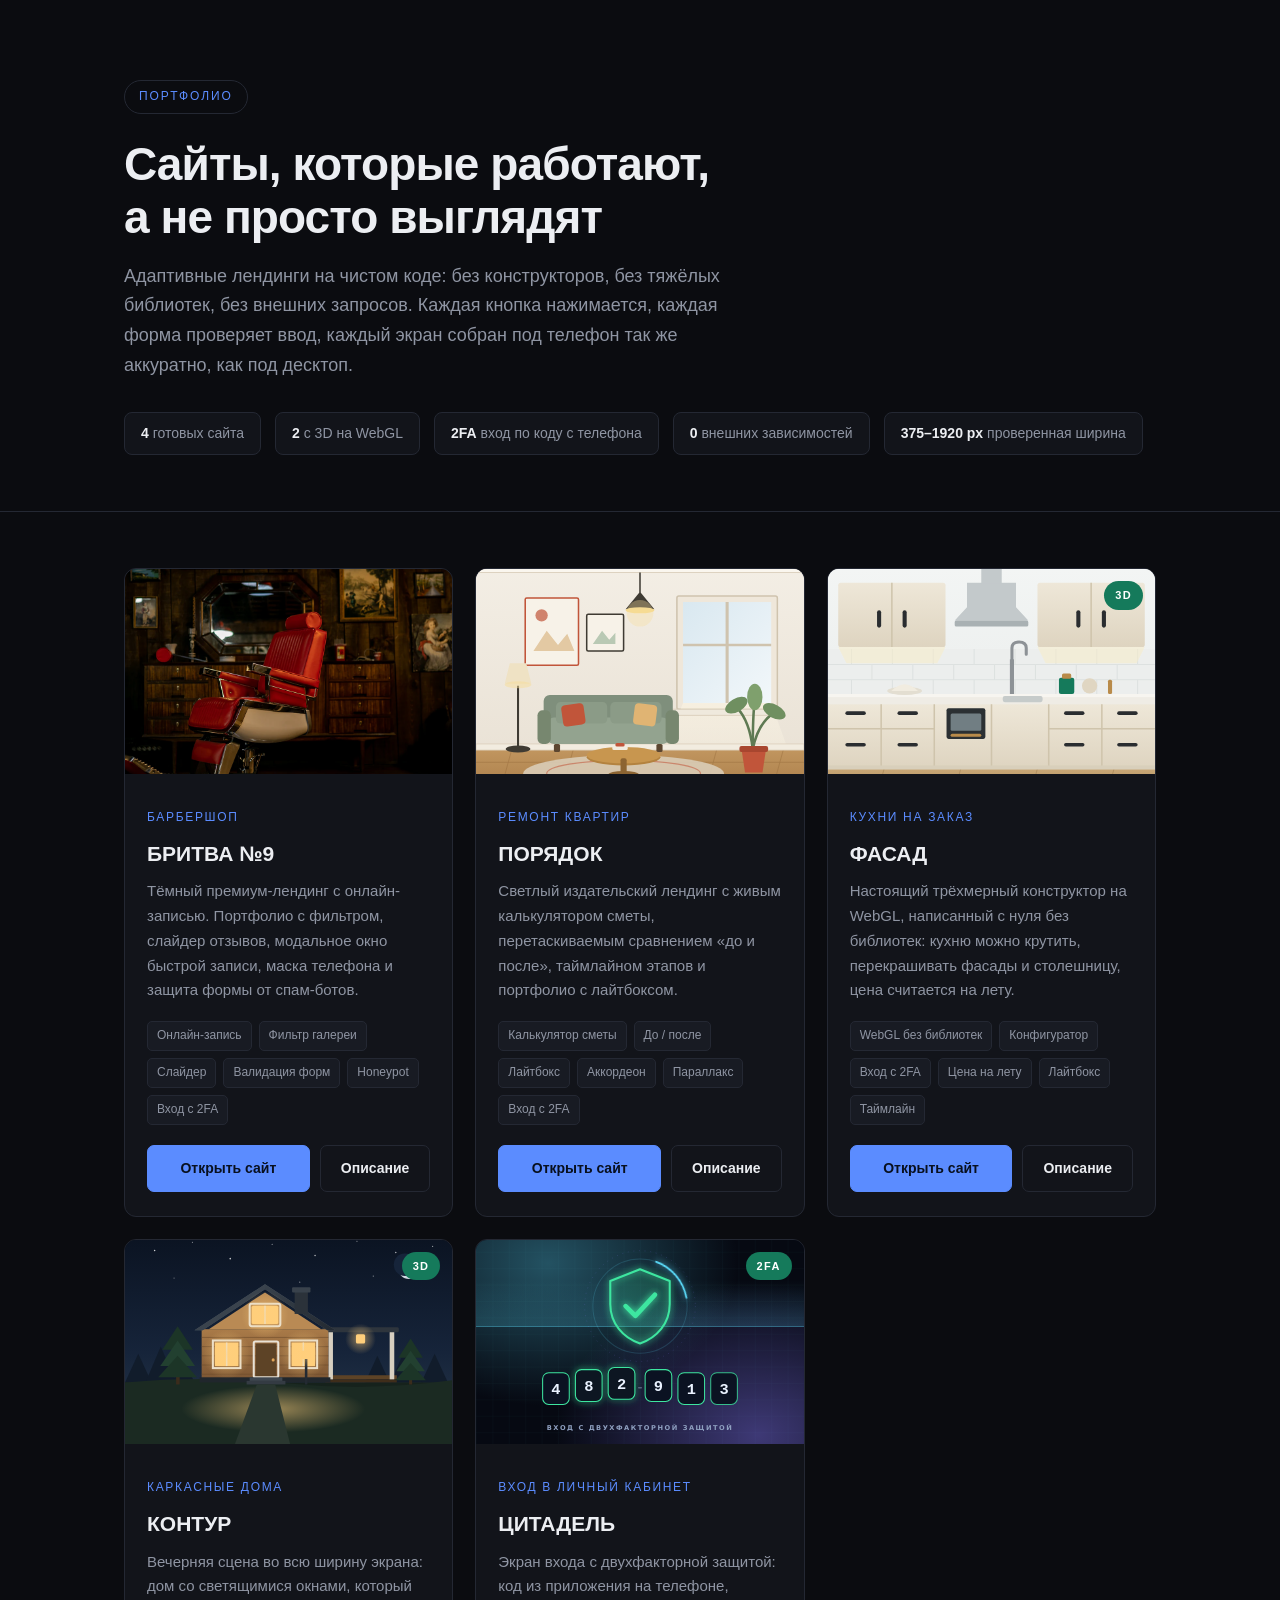
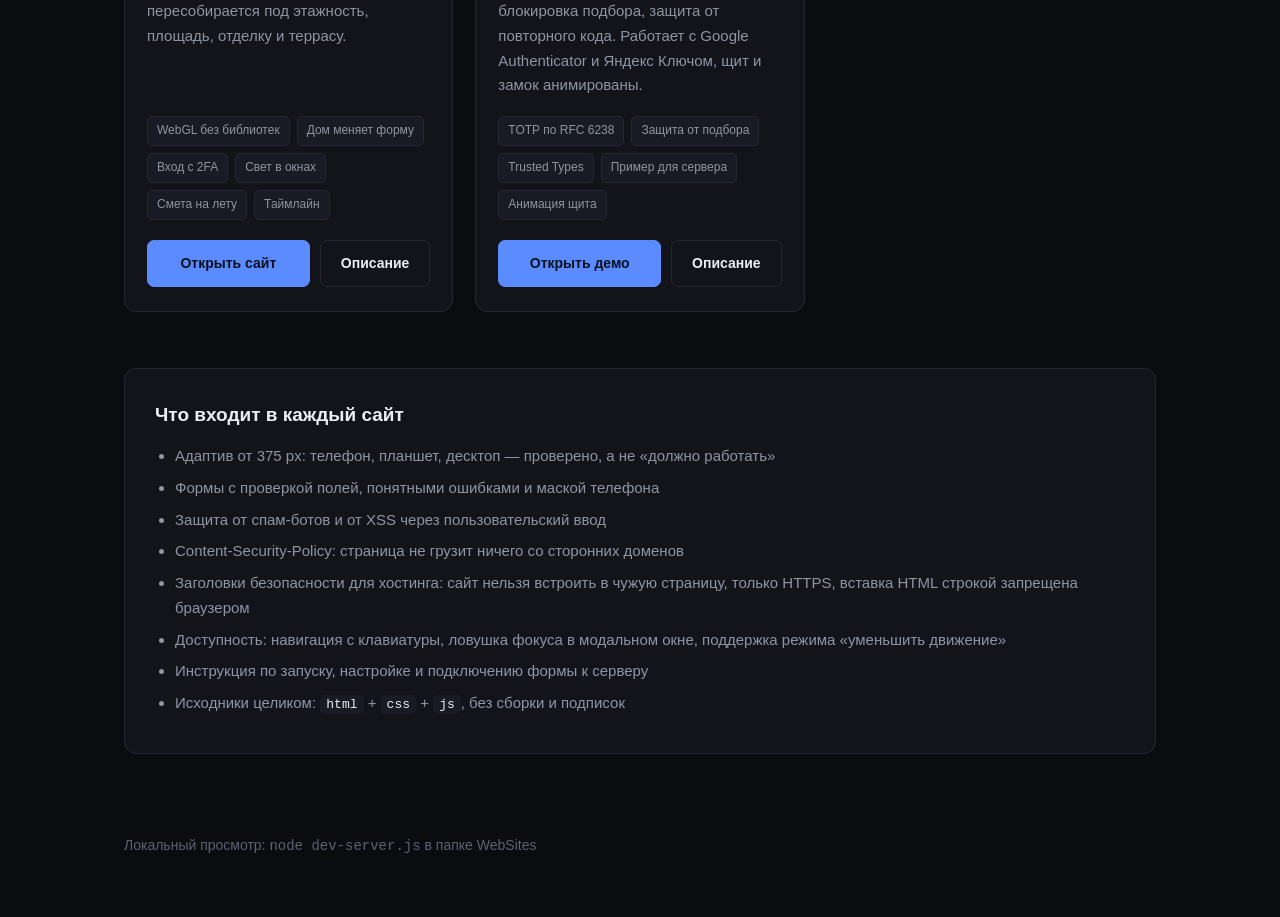
<file: index.html>
<!DOCTYPE html>
<html lang="ru">
<head>
<meta charset="UTF-8">
<meta name="viewport" content="width=device-width, initial-scale=1.0">
<!-- Страница грузит только собственные файлы. Скриптов здесь нет вовсе,
     поэтому script-src закрыт полностью -->
<meta http-equiv="Content-Security-Policy" content="default-src 'self'; img-src 'self' data:; style-src 'self'; script-src 'none'; base-uri 'self'; object-src 'none'">
<meta name="referrer" content="strict-origin-when-cross-origin">
<meta name="theme-color" content="#0b0c10">
<title>Портфолио сайтов</title>
<meta name="description" content="Готовые лендинги: адаптивные, безопасные, с рабочими формами и без внешних зависимостей. Четыре сайта, два с трёхмерным конструктором, и экран входа с двухфакторной защитой.">

<meta property="og:type" content="website">
<meta property="og:url" content="https://ezi234.github.io/">
<meta property="og:title" content="Сайты, которые работают, а не просто выглядят">
<meta property="og:description" content="Четыре готовых лендинга на чистом коде и экран входа с двухфакторной защитой. Два сайта с трёхмерным конструктором на WebGL: модель крутится мышью, цена считается на лету.">
<meta property="og:image" content="https://ezi234.github.io/img/og-cover.jpg">
<meta name="twitter:card" content="summary_large_image">

<link rel="icon" href="img/favicon.svg" type="image/svg+xml">
<link rel="stylesheet" href="css/portfolio.css">
</head>
<body>

<header class="top">
  <div class="wrap">
    <span class="badge">Портфолио</span>
    <h1>Сайты, которые работают,<br>а не просто выглядят</h1>
    <p class="lead">
      Адаптивные лендинги на чистом коде: без конструкторов, без тяжёлых библиотек,
      без внешних запросов. Каждая кнопка нажимается, каждая форма проверяет ввод,
      каждый экран собран под телефон так же аккуратно, как под десктоп.
    </p>

    <div class="facts">
      <div class="fact"><b>4</b> готовых сайта</div>
      <div class="fact"><b>2</b> с 3D на WebGL</div>
      <div class="fact"><b>2FA</b> вход по коду с телефона</div>
      <div class="fact"><b>0</b> внешних зависимостей</div>
      <div class="fact"><b>375–1920 px</b> проверенная ширина</div>
    </div>
  </div>
</header>

<main>
  <div class="wrap">
    <div class="grid">

      <article class="card">
        <div class="card__shot card__shot--dark">
          <img src="01-barbershop/img/hero-chair.webp" alt="Красное барберское кресло в тёмном зале" width="1000" height="1200" loading="lazy">
        </div>
        <div class="card__body">
          <p class="card__cat">Барбершоп</p>
          <h2 class="card__title">БРИТВА №9</h2>
          <p class="card__desc">
            Тёмный премиум-лендинг с онлайн-записью. Портфолио с фильтром, слайдер отзывов,
            модальное окно быстрой записи, маска телефона и защита формы от спам-ботов.
          </p>
          <div class="tags">
            <span class="tag">Онлайн-запись</span>
            <span class="tag">Фильтр галереи</span>
            <span class="tag">Слайдер</span>
            <span class="tag">Валидация форм</span>
            <span class="tag">Honeypot</span>
            <span class="tag">Вход с 2FA</span>
          </div>
          <div class="card__links">
            <a class="btn btn--main" href="01-barbershop/">Открыть сайт</a>
            <a class="btn btn--ghost" href="01-barbershop/README.md">Описание</a>
          </div>
        </div>
      </article>

      <article class="card">
        <div class="card__shot card__shot--light">
          <img src="02-renovation/img/room-after.svg" alt="Гостиная после ремонта" width="640" height="480" loading="lazy">
        </div>
        <div class="card__body">
          <p class="card__cat">Ремонт квартир</p>
          <h2 class="card__title">ПОРЯДОК</h2>
          <p class="card__desc">
            Светлый издательский лендинг с живым калькулятором сметы, перетаскиваемым
            сравнением «до и после», таймлайном этапов и портфолио с лайтбоксом.
          </p>
          <div class="tags">
            <span class="tag">Калькулятор сметы</span>
            <span class="tag">До / после</span>
            <span class="tag">Лайтбокс</span>
            <span class="tag">Аккордеон</span>
            <span class="tag">Параллакс</span>
            <span class="tag">Вход с 2FA</span>
          </div>
          <div class="card__links">
            <a class="btn btn--main" href="02-renovation/">Открыть сайт</a>
            <a class="btn btn--ghost" href="02-renovation/README.md">Описание</a>
          </div>
        </div>
      </article>

      <article class="card">
        <div class="card__shot card__shot--cool">
          <img src="03-kitchens/img/kitchen-hero.svg" alt="Светлая кухня с островом" width="640" height="480" loading="lazy">
          <span class="card__badge">3D</span>
        </div>
        <div class="card__body">
          <p class="card__cat">Кухни на заказ</p>
          <h2 class="card__title">ФАСАД</h2>
          <p class="card__desc">
            Настоящий трёхмерный конструктор на WebGL, написанный с нуля без библиотек:
            кухню можно крутить, перекрашивать фасады и столешницу, цена считается на лету.
          </p>
          <div class="tags">
            <span class="tag">WebGL без библиотек</span>
            <span class="tag">Конфигуратор</span>
            <span class="tag">Вход с 2FA</span>
            <span class="tag">Цена на лету</span>
            <span class="tag">Лайтбокс</span>
            <span class="tag">Таймлайн</span>
          </div>
          <div class="card__links">
            <a class="btn btn--main" href="03-kitchens/">Открыть сайт</a>
            <a class="btn btn--ghost" href="03-kitchens/README.md">Описание</a>
          </div>
        </div>
      </article>

      <article class="card">
        <div class="card__shot card__shot--night">
          <img src="04-houses/img/house-hero.svg" alt="Каркасный дом вечером" width="640" height="440" loading="lazy">
          <span class="card__badge card__badge--amber">3D</span>
        </div>
        <div class="card__body">
          <p class="card__cat">Каркасные дома</p>
          <h2 class="card__title">КОНТУР</h2>
          <p class="card__desc">
            Вечерняя сцена во всю ширину экрана: дом со светящимися окнами,
            который пересобирается под этажность, площадь, отделку и террасу.
          </p>
          <div class="tags">
            <span class="tag">WebGL без библиотек</span>
            <span class="tag">Дом меняет форму</span>
            <span class="tag">Вход с 2FA</span>
            <span class="tag">Свет в окнах</span>
            <span class="tag">Смета на лету</span>
            <span class="tag">Таймлайн</span>
          </div>
          <div class="card__links">
            <a class="btn btn--main" href="04-houses/">Открыть сайт</a>
            <a class="btn btn--ghost" href="04-houses/README.md">Описание</a>
          </div>
        </div>
      </article>

      <article class="card">
        <div class="card__shot card__shot--night">
          <img src="05-secure-login/img/preview.svg" alt="Щит с галочкой и шесть ячеек одноразового кода" width="640" height="480" loading="lazy">
          <span class="card__badge">2FA</span>
        </div>
        <div class="card__body">
          <p class="card__cat">Вход в личный кабинет</p>
          <h2 class="card__title">ЦИТАДЕЛЬ</h2>
          <p class="card__desc">
            Экран входа с двухфакторной защитой: код из приложения на телефоне,
            блокировка подбора, защита от повторного кода. Работает с Google
            Authenticator и Яндекс Ключом, щит и замок анимированы.
          </p>
          <div class="tags">
            <span class="tag">TOTP по RFC 6238</span>
            <span class="tag">Защита от подбора</span>
            <span class="tag">Trusted Types</span>
            <span class="tag">Пример для сервера</span>
            <span class="tag">Анимация щита</span>
          </div>
          <div class="card__links">
            <a class="btn btn--main" href="05-secure-login/">Открыть демо</a>
            <a class="btn btn--ghost" href="05-secure-login/README.md">Описание</a>
          </div>
        </div>
      </article>

    </div>

    <section class="note">
      <h2>Что входит в каждый сайт</h2>
      <ul>
        <li>Адаптив от 375 px: телефон, планшет, десктоп — проверено, а не «должно работать»</li>
        <li>Формы с проверкой полей, понятными ошибками и маской телефона</li>
        <li>Защита от спам-ботов и от XSS через пользовательский ввод</li>
        <li>Content-Security-Policy: страница не грузит ничего со сторонних доменов</li>
        <li>Заголовки безопасности для хостинга: сайт нельзя встроить в чужую страницу, только HTTPS, вставка HTML строкой запрещена браузером</li>
        <li>Доступность: навигация с клавиатуры, ловушка фокуса в модальном окне, поддержка режима «уменьшить движение»</li>
        <li>Инструкция по запуску, настройке и подключению формы к серверу</li>
        <li>Исходники целиком: <code>html</code> + <code>css</code> + <code>js</code>, без сборки и подписок</li>
      </ul>
    </section>
  </div>
</main>

<footer>
  <div class="wrap">Локальный просмотр: <code>node dev-server.js</code> в папке WebSites</div>
</footer>

</body>
</html>
</file>
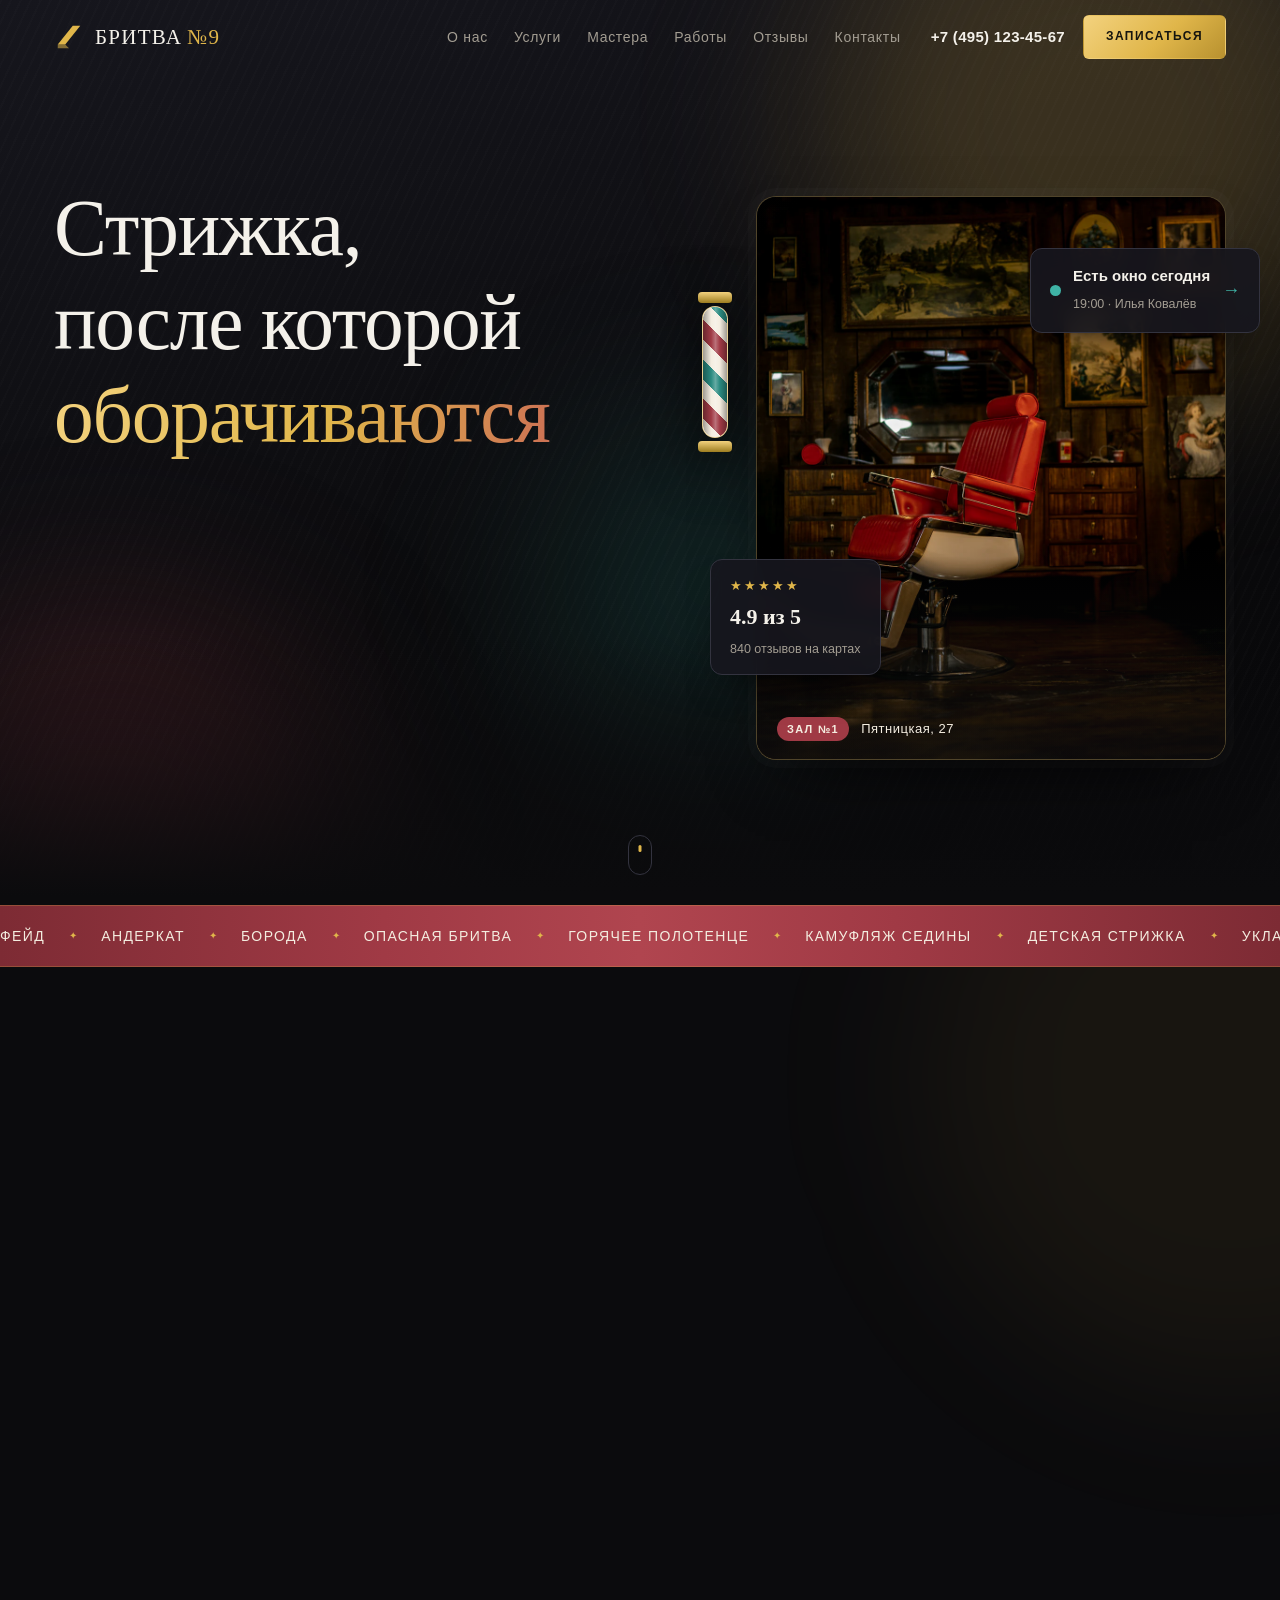
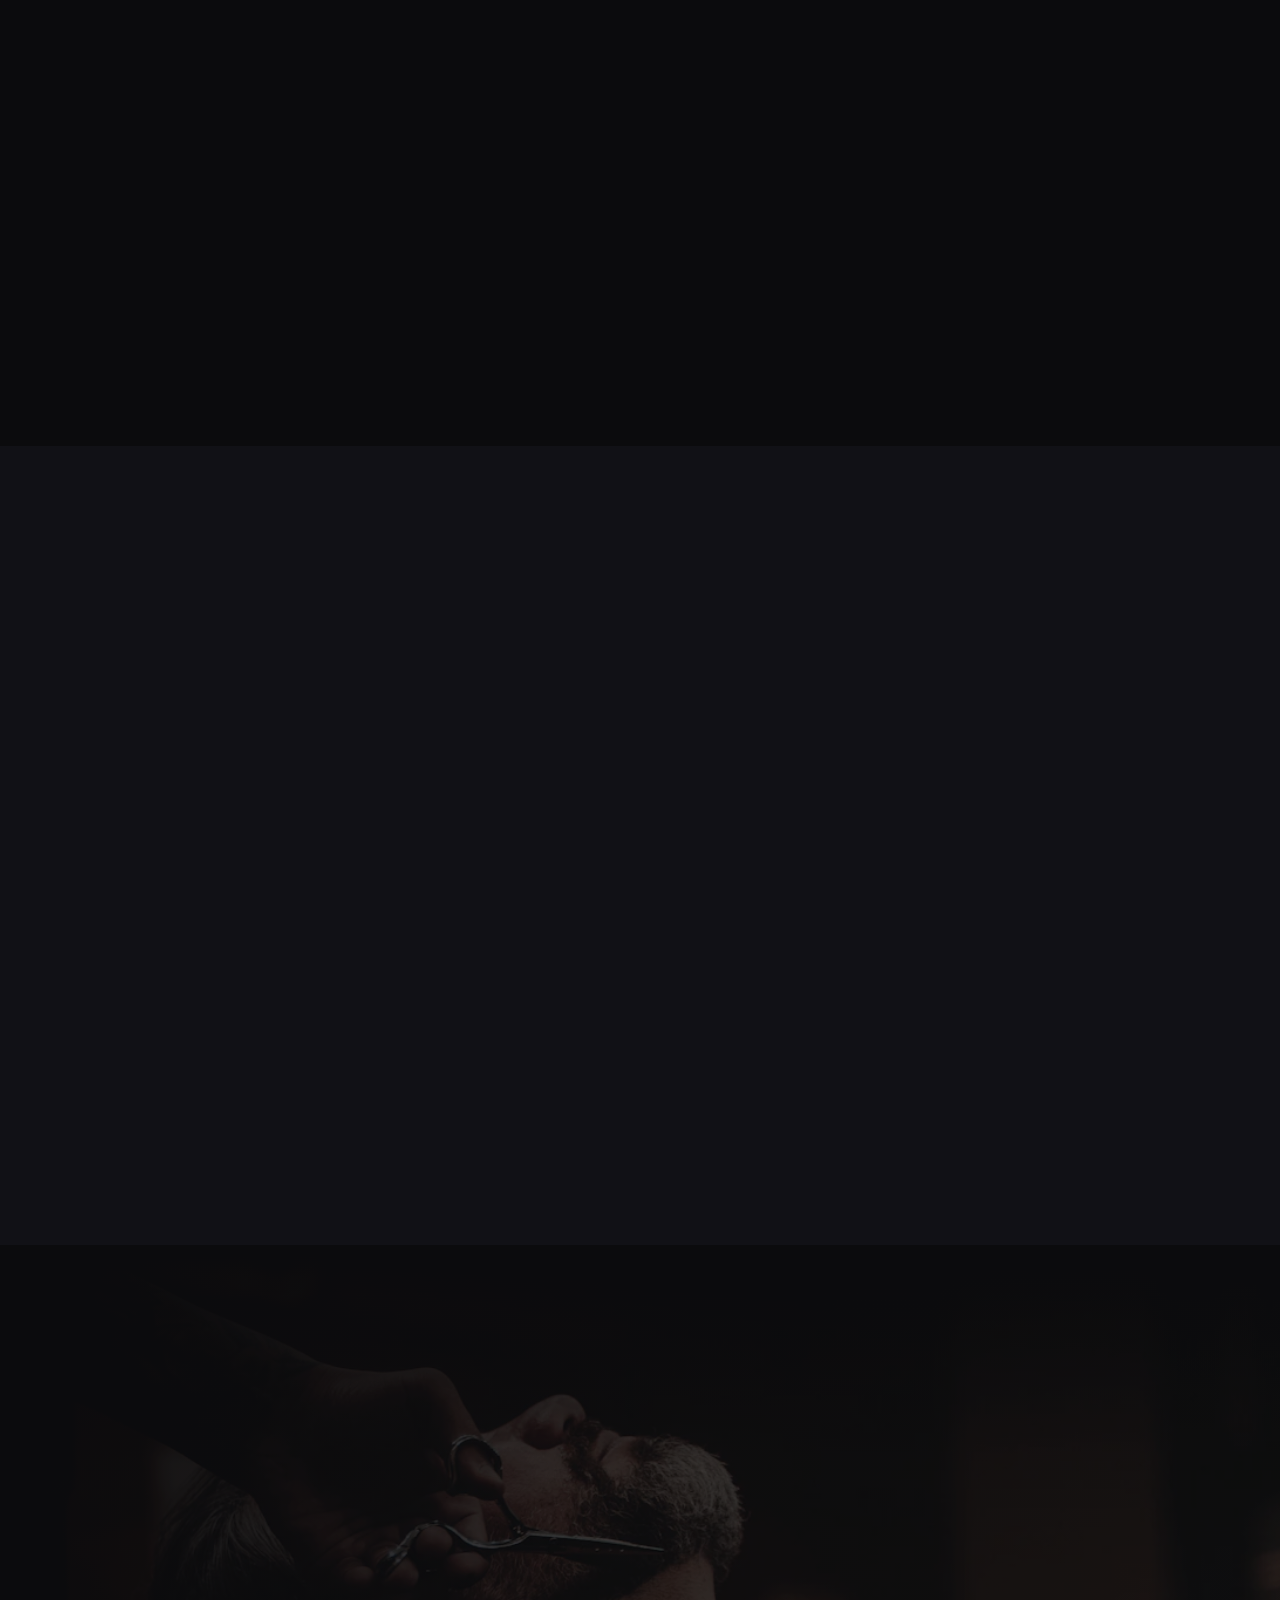
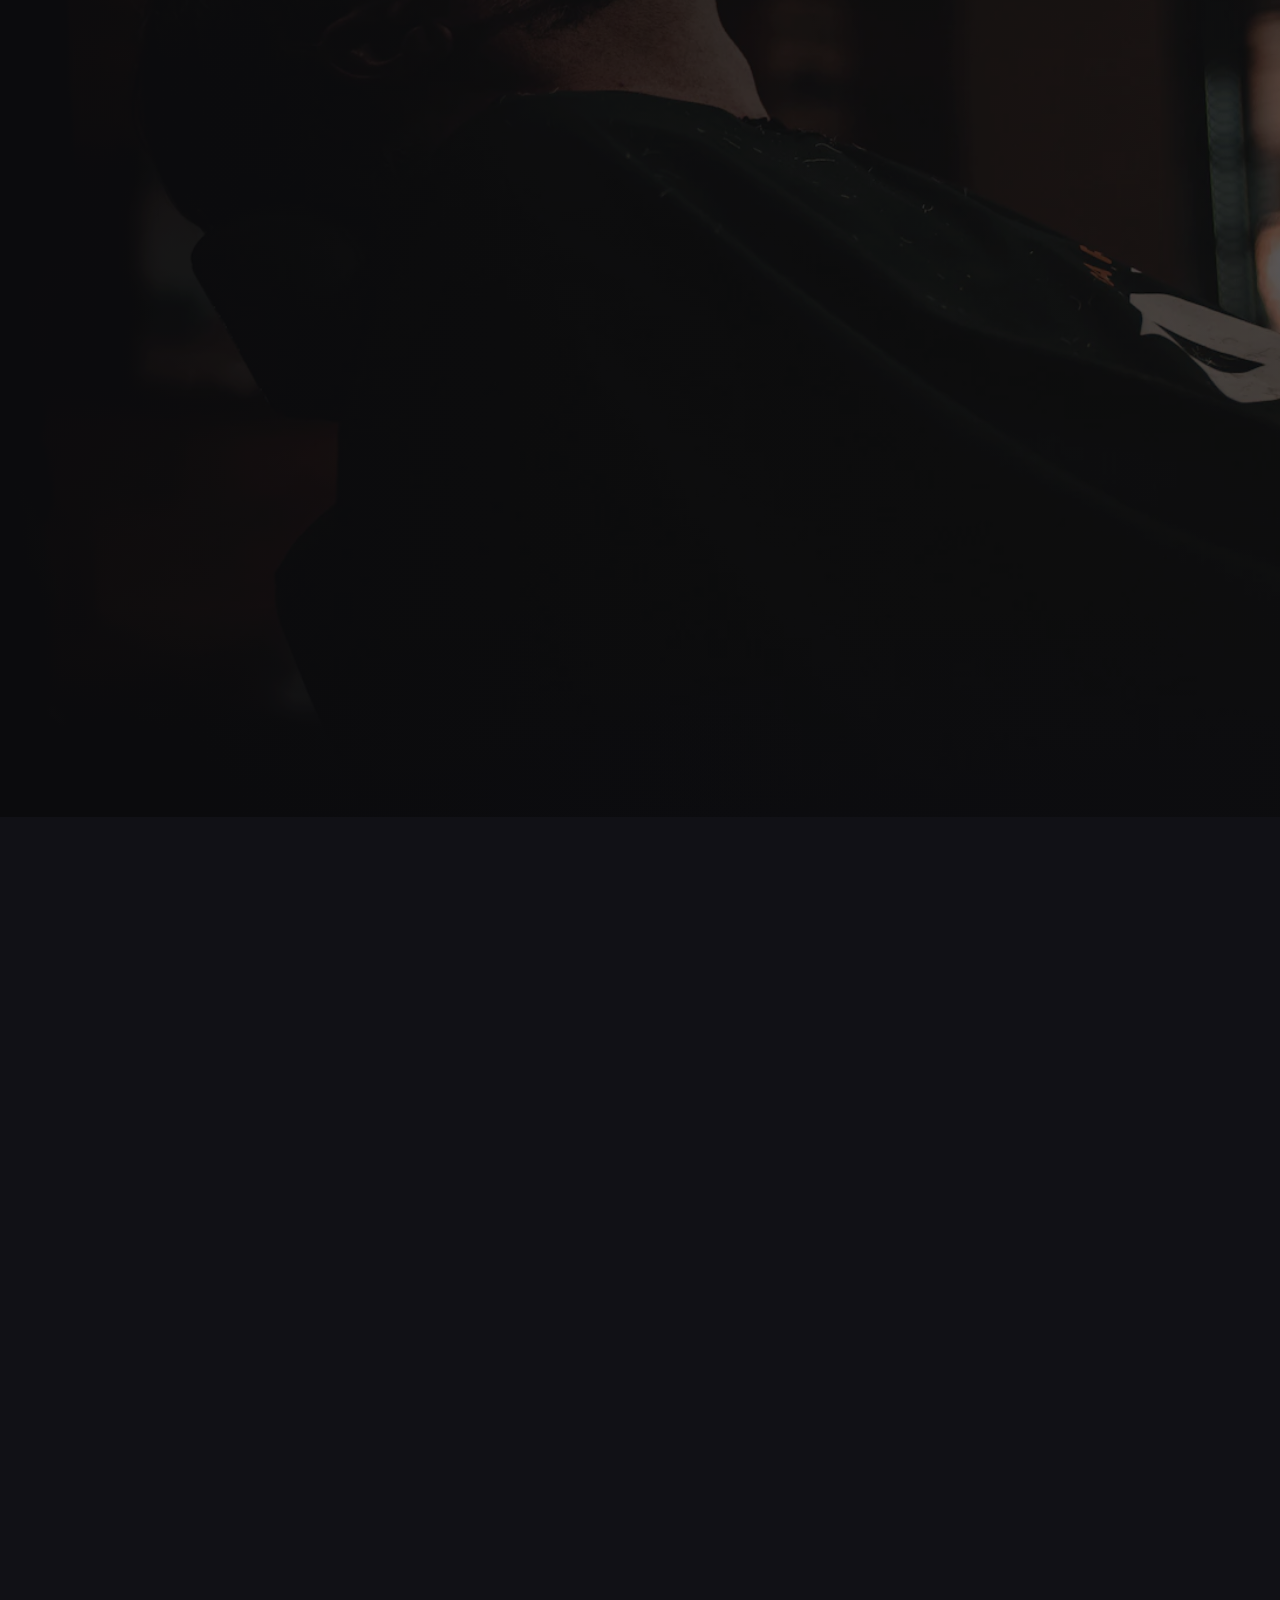
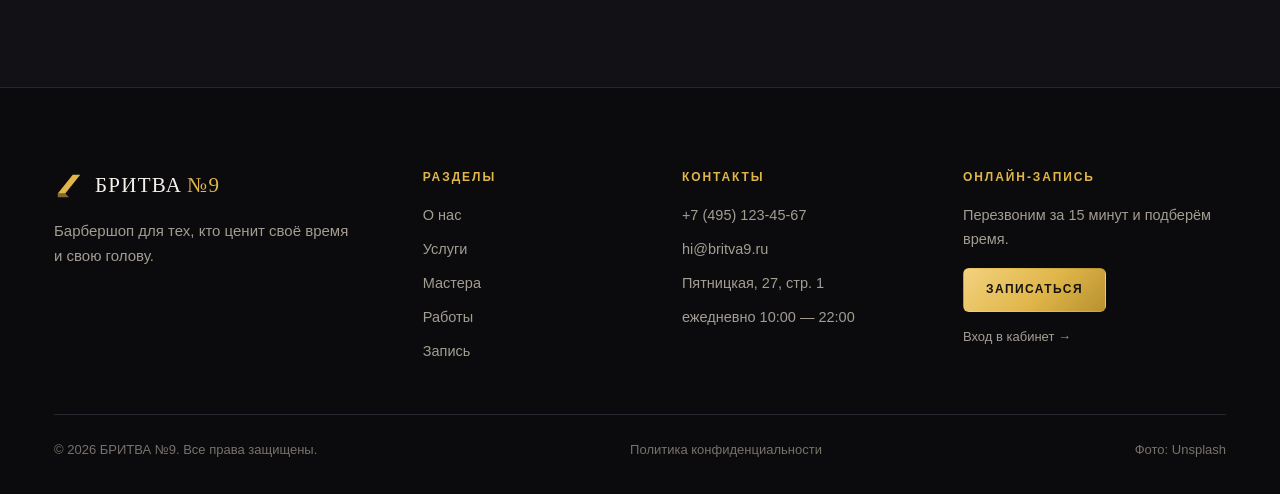
<file: 01-barbershop/index.html>
<!DOCTYPE html>
<html lang="ru">
<head>
<meta charset="UTF-8">
<meta name="viewport" content="width=device-width, initial-scale=1.0">
<!-- Политика безопасности: страница грузит только собственные файлы.
     Единственное исключение — карта Яндекса во фрейме (frame-src), и то
     лишь после нажатия «Показать карту». Яндекс открывается в России без VPN.
     Директиву frame-ancestors браузер принимает лишь из HTTP-заголовка,
     поэтому защиту от встраивания в чужой iframe настраиваем на сервере:
     Content-Security-Policy: frame-ancestors 'none'   (см. README) -->
<meta http-equiv="Content-Security-Policy" content="default-src 'self'; img-src 'self' data:; style-src 'self'; script-src 'self'; frame-src https://yandex.ru https://yandex.com; form-action 'self'; base-uri 'self'; object-src 'none'">
<meta name="referrer" content="strict-origin-when-cross-origin">
<title>БРИТВА №9 — барбершоп в центре города</title>
<meta name="description" content="Барбершоп БРИТВА №9: мужские стрижки, оформление бороды, королевское бритьё опасной бритвой. Запись онлайн за минуту.">
<meta name="theme-color" content="#0b0b0d">

<meta property="og:type" content="website">
<meta property="og:url" content="https://ezi234.github.io/01-barbershop/">
<meta property="og:title" content="БРИТВА №9 — барбершоп в центре города">
<meta property="og:description" content="Мужские стрижки, борода, королевское бритьё. Запись онлайн за минуту.">
<meta property="og:image" content="https://ezi234.github.io/01-barbershop/img/og-cover.jpg">
<meta name="twitter:card" content="summary_large_image">

<link rel="icon" href="img/favicon.svg" type="image/svg+xml">
<link rel="preload" as="image" href="img/hero-chair.webp" type="image/webp">
<link rel="stylesheet" href="css/style.css">
</head>
<body>

<a class="skip-link" href="#main">Перейти к основному содержанию</a>

<!-- Полоса прогресса чтения страницы -->
<div class="progress" aria-hidden="true"><span id="progressBar"></span></div>

<!-- ============ ШАПКА ============ -->
<header class="header" id="header">
  <div class="container header__inner">
    <a class="logo" href="#hero" aria-label="БРИТВА №9 — на главную">
      <svg class="logo__mark" viewBox="0 0 32 32" aria-hidden="true" focusable="false">
        <path d="M4 24 L20 4 l8 0 -16 20 z" fill="currentColor"/>
        <path d="M4 24 l8 0 4 4 -12 0 z" fill="currentColor" opacity=".55"/>
      </svg>
      <span class="logo__text">БРИТВА<span class="logo__num">№9</span></span>
    </a>

    <nav class="nav" id="nav" aria-label="Основная навигация">
      <ul class="nav__list">
        <li><a class="nav__link" href="#about">О нас</a></li>
        <li><a class="nav__link" href="#services">Услуги</a></li>
        <li><a class="nav__link" href="#masters">Мастера</a></li>
        <li><a class="nav__link" href="#gallery">Работы</a></li>
        <li><a class="nav__link" href="#reviews">Отзывы</a></li>
        <li><a class="nav__link" href="#contacts">Контакты</a></li>
      </ul>
      <!-- Кнопка записи внутри выдвижного меню: на телефоне она заменяет
           ту, что в шапке, чтобы бургер всегда помещался на экране -->
      <button class="btn btn--gold btn--full nav__cta" type="button" data-open-booking>Записаться</button>
      <a class="nav__phone" href="tel:+74951234567">+7 (495) 123-45-67</a>
    </nav>

    <div class="header__actions">
      <a class="header__phone" href="tel:+74951234567">+7 (495) 123-45-67</a>
      <button class="btn btn--gold btn--sm magnetic" type="button" data-open-booking>Записаться</button>
      <button class="burger" type="button" id="burger" aria-label="Открыть меню" aria-expanded="false" aria-controls="nav">
        <span></span><span></span><span></span>
      </button>
    </div>
  </div>
</header>
<!-- Затемнение под выдвижным меню на телефоне: нажатие по нему закрывает меню -->
<div class="nav-backdrop" id="navBackdrop" hidden></div>

<main id="main">

<!-- ============ ГЛАВНЫЙ ЭКРАН ============ -->
<section class="hero" id="hero">
  <div class="hero__bg" aria-hidden="true">
    <span class="orb orb--gold"></span>
    <span class="orb orb--wine"></span>
    <span class="orb orb--teal"></span>
    <span class="hero__grain"></span>
  </div>
  <span class="hero__spot" id="heroSpot" aria-hidden="true"></span>

  <div class="container hero__inner">
    <div class="hero__text">
      <p class="eyebrow eyebrow--line reveal">Барбершоп на Пятницкой · с 2014 года</p>

      <h1 class="hero__title" id="heroTitle">
        <span class="line"><span>Стрижка,</span></span>
        <span class="line"><span>после которой</span></span>
        <span class="line"><span class="accent">оборачиваются</span></span>
      </h1>

      <p class="hero__text-lead reveal">Мастера с опытом от 6 лет, японская сталь, горячее полотенце и виски за счёт заведения. Запись занимает меньше минуты.</p>

      <div class="hero__cta reveal">
        <button class="btn btn--gold btn--lg magnetic" type="button" data-open-booking>Записаться онлайн</button>
        <a class="btn btn--ghost btn--lg" href="#services">Услуги и цены</a>
      </div>

      <dl class="hero__stats reveal">
        <div class="stat"><dt>лет на рынке</dt><dd data-count="11">0</dd></div>
        <div class="stat"><dt>довольных клиентов</dt><dd data-count="14000" data-suffix="+">0</dd></div>
        <div class="stat"><dt>средняя оценка</dt><dd data-count="4.9" data-decimals="1">0</dd></div>
      </dl>
    </div>

    <div class="hero__visual" id="heroVisual">
      <figure class="scene" data-depth="0.02">
        <img src="img/hero-chair.webp" alt="Красное барберское кресло в тёмном зале с картинами в золочёных рамах" width="1000" height="1200" fetchpriority="high">
        <figcaption class="scene__cap"><span>Зал №1</span> Пятницкая, 27</figcaption>
      </figure>

      <div class="float float--rating" data-depth="0.08">
        <span class="float__stars" aria-hidden="true">★★★★★</span>
        <strong>4.9 из 5</strong>
        <span class="float__note">840 отзывов на картах</span>
      </div>

      <!-- Карточка свободного окна — тоже кнопка: сразу открывает запись к этому мастеру -->
      <button class="float float--slot" type="button" data-depth="0.12" data-open-booking data-master="Илья Ковалёв" aria-label="Записаться на сегодня, 19:00, к Илье Ковалёву">
        <span class="float__pulse" aria-hidden="true"></span>
        <span class="float__slot-text">
          <strong>Есть окно сегодня</strong>
          <span>19:00 · Илья Ковалёв</span>
        </span>
        <span class="float__arrow" aria-hidden="true">→</span>
      </button>

      <!-- Барберпол: полосы крутятся бесконечно -->
      <div class="pole" data-depth="0.16" aria-hidden="true">
        <span class="pole__cap"></span>
        <span class="pole__tube"><i></i></span>
        <span class="pole__cap"></span>
      </div>
    </div>
  </div>

  <a class="hero__scroll" href="#about" aria-label="Листать вниз"><span></span></a>
</section>

<!-- ============ БЕГУЩАЯ СТРОКА ============ -->
<div class="marquee" aria-hidden="true">
  <div class="marquee__track">
    <span>фейд</span><i>✦</i><span>андеркат</span><i>✦</i><span>борода</span><i>✦</i>
    <span>опасная бритва</span><i>✦</i><span>горячее полотенце</span><i>✦</i><span>камуфляж седины</span><i>✦</i>
    <span>детская стрижка</span><i>✦</i><span>укладка</span><i>✦</i><span>виски за счёт заведения</span><i>✦</i>
    <span>фейд</span><i>✦</i><span>андеркат</span><i>✦</i><span>борода</span><i>✦</i>
    <span>опасная бритва</span><i>✦</i><span>горячее полотенце</span><i>✦</i><span>камуфляж седины</span><i>✦</i>
    <span>детская стрижка</span><i>✦</i><span>укладка</span><i>✦</i><span>виски за счёт заведения</span><i>✦</i>
  </div>
</div>

<!-- ============ О БАРБЕРШОПЕ ============ -->
<section class="about" id="about">
  <div class="container about__inner">
    <figure class="about__photo reveal">
      <img src="img/about.webp" alt="Барберское кресло с латунной отделкой и зеркало с подсветкой" width="900" height="1125" loading="lazy">
      <figcaption class="about__badge">
        <strong>11</strong>
        <span>лет стрижём<br>на Пятницкой</span>
      </figcaption>
    </figure>

    <div class="about__body">
      <p class="eyebrow eyebrow--line reveal">О барбершопе</p>
      <h2 class="section__title reveal">Не парикмахерская, а&nbsp;мужской клуб</h2>
      <p class="about__lead reveal">Четыре кресла, винтажная латунь и никакой очереди. Сюда приходят за стрижкой, а остаются поговорить: кофе, виски и музыка — по вашему вкусу.</p>

      <div class="features__grid">
        <article class="feature feature--gold reveal">
          <span class="feature__icon"><svg viewBox="0 0 24 24" aria-hidden="true"><path d="M12 2 15 9 22 9.5 16.5 14 18.5 21 12 17 5.5 21 7.5 14 2 9.5 9 9z"/></svg></span>
          <h3>Только сильные мастера</h3>
          <p>Каждый барбер проходит проверку стрижкой вживую. Стажёров на клиентах не тренируем.</p>
        </article>
        <article class="feature feature--wine reveal">
          <span class="feature__icon"><svg viewBox="0 0 24 24" aria-hidden="true"><path d="M12 2a7 7 0 0 1 7 7c0 5-7 13-7 13S5 14 5 9a7 7 0 0 1 7-7zm0 4.5A2.5 2.5 0 1 0 12 11.5 2.5 2.5 0 0 0 12 6.5z"/></svg></span>
          <h3>Две минуты от метро</h3>
          <p>Центр города, вход со двора, своя парковка на четыре машины. Не опоздаете.</p>
        </article>
        <article class="feature feature--teal reveal">
          <span class="feature__icon"><svg viewBox="0 0 24 24" aria-hidden="true"><path d="M12 1 3 5v6c0 5.5 3.8 10.7 9 12 5.2-1.3 9-6.5 9-12V5zm-1 15-4-4 1.4-1.4L11 13.2l5.6-5.6L18 9z"/></svg></span>
          <h3>Стерильный инструмент</h3>
          <p>Автоклав, одноразовые лезвия и воротнички. Санитарные нормы — не формальность.</p>
        </article>
        <article class="feature feature--gold reveal">
          <span class="feature__icon"><svg viewBox="0 0 24 24" aria-hidden="true"><path d="M12 2a10 10 0 1 0 10 10A10 10 0 0 0 12 2zm1 10.6 4 2.4-.8 1.3-4.2-2.6V6h1z"/></svg></span>
          <h3>Работаем без опозданий</h3>
          <p>Записались на 18:00 — сядете в кресло в 18:00. За задержку дольше 10 минут дарим уход.</p>
        </article>
      </div>
    </div>
  </div>
</section>

<!-- ============ УСЛУГИ ============ -->
<section class="section" id="services">
  <div class="container">
    <header class="section__head reveal">
      <span class="section__num">01</span>
      <div>
        <p class="eyebrow">Прайс-лист</p>
        <h2 class="section__title">Услуги</h2>
      </div>
      <p class="section__sub">Цена финальная: консультация, мытьё головы и укладка уже включены.</p>
    </header>

    <div class="services">
      <article class="service tilt reveal" data-accent="gold">
        <div class="service__top">
          <h3 class="service__name">Мужская стрижка</h3>
          <span class="service__price">2 000 ₽</span>
        </div>
        <p class="service__desc">Разбираем форму головы и тип волос, подбираем стрижку под образ жизни, а не под картинку из интернета.</p>
        <span class="service__time">60 минут</span>
        <button class="service__btn" type="button" data-open-booking data-service="Мужская стрижка">Записаться <span aria-hidden="true">→</span></button>
      </article>

      <article class="service service--featured tilt reveal" data-accent="gold">
        <span class="service__badge">Хит</span>
        <div class="service__top">
          <h3 class="service__name">Стрижка + борода</h3>
          <span class="service__price">3 200 ₽</span>
        </div>
        <p class="service__desc">Полный образ за один визит. Контур бороды под форму лица, горячее полотенце и уход в подарок.</p>
        <span class="service__time">90 минут</span>
        <button class="service__btn" type="button" data-open-booking data-service="Стрижка + борода">Записаться <span aria-hidden="true">→</span></button>
      </article>

      <article class="service tilt reveal" data-accent="wine">
        <div class="service__top">
          <h3 class="service__name">Оформление бороды</h3>
          <span class="service__price">1 500 ₽</span>
        </div>
        <p class="service__desc">Моделирование, окантовка опасной бритвой, камуфляж седины по желанию и питательное масло.</p>
        <span class="service__time">45 минут</span>
        <button class="service__btn" type="button" data-open-booking data-service="Оформление бороды">Записаться <span aria-hidden="true">→</span></button>
      </article>

      <article class="service tilt reveal" data-accent="wine">
        <div class="service__top">
          <h3 class="service__name">Королевское бритьё</h3>
          <span class="service__price">1 800 ₽</span>
        </div>
        <p class="service__desc">Классика жанра: опасная бритва, два горячих полотенца, массаж лица и афтершейв. Ритуал, а не процедура.</p>
        <span class="service__time">50 минут</span>
        <button class="service__btn" type="button" data-open-booking data-service="Королевское бритьё">Записаться <span aria-hidden="true">→</span></button>
      </article>

      <article class="service tilt reveal" data-accent="teal">
        <div class="service__top">
          <h3 class="service__name">Отец и сын</h3>
          <span class="service__price">3 000 ₽</span>
        </div>
        <p class="service__desc">Две стрижки подряд в соседних креслах. Для мальчиков до 12 лет — мультики и никакой спешки.</p>
        <span class="service__time">90 минут</span>
        <button class="service__btn" type="button" data-open-booking data-service="Отец и сын">Записаться <span aria-hidden="true">→</span></button>
      </article>

      <article class="service tilt reveal" data-accent="teal">
        <div class="service__top">
          <h3 class="service__name">Камуфляж седины</h3>
          <span class="service__price">1 200 ₽</span>
        </div>
        <p class="service__desc">Мягкое тонирование без резкой границы. Седина уходит в тень, цвет выглядит своим.</p>
        <span class="service__time">40 минут</span>
        <button class="service__btn" type="button" data-open-booking data-service="Камуфляж седины">Записаться <span aria-hidden="true">→</span></button>
      </article>
    </div>
  </div>
</section>

<!-- ============ МАСТЕРА ============ -->
<section class="section section--alt" id="masters">
  <div class="container">
    <header class="section__head reveal">
      <span class="section__num">02</span>
      <div>
        <p class="eyebrow">Команда</p>
        <h2 class="section__title">Мастера</h2>
      </div>
      <p class="section__sub">Можно записаться к конкретному барберу — или доверить выбор администратору.</p>
    </header>

    <div class="masters">
      <article class="master reveal">
        <div class="master__photo">
          <img src="img/master-1.webp" alt="Барбер Илья Ковалёв с ножницами в руках" width="600" height="800" loading="lazy">
          <span class="master__ribbon">9 лет</span>
          <span class="master__role">Топ-барбер</span>
        </div>
        <h3 class="master__name">Илья Ковалёв</h3>
        <p class="master__desc">Фейды любой сложности и классика на пробор. Ведёт мастер-классы для барберов.</p>
        <button class="master__btn" type="button" data-open-booking data-master="Илья Ковалёв">Записаться к мастеру</button>
      </article>

      <article class="master reveal">
        <div class="master__photo">
          <img src="img/master-2.webp" alt="Барбер Артём Гордеев держит ножницы" width="600" height="800" loading="lazy">
          <span class="master__ribbon">7 лет</span>
          <span class="master__role">Барбер</span>
        </div>
        <h3 class="master__name">Артём Гордеев</h3>
        <p class="master__desc">Специалист по бороде и опасной бритве. Знает, что делать с жёстким волосом.</p>
        <button class="master__btn" type="button" data-open-booking data-master="Артём Гордеев">Записаться к мастеру</button>
      </article>

      <article class="master reveal">
        <div class="master__photo">
          <img src="img/master-3.webp" alt="Барбер Марат Сафин с машинкой для стрижки" width="600" height="800" loading="lazy">
          <span class="master__ribbon">6 лет</span>
          <span class="master__role">Барбер</span>
        </div>
        <h3 class="master__name">Марат Сафин</h3>
        <p class="master__desc">Текстурные стрижки и работа машинкой. Справится с кудрями, сединой и тонкими волосами.</p>
        <button class="master__btn" type="button" data-open-booking data-master="Марат Сафин">Записаться к мастеру</button>
      </article>

      <article class="master reveal">
        <div class="master__photo">
          <img src="img/master-4.webp" alt="Барбер Денис Лапин в рабочем фартуке в зале барбершопа" width="600" height="800" loading="lazy">
          <span class="master__ribbon">6 лет</span>
          <span class="master__role">Детский барбер</span>
        </div>
        <h3 class="master__name">Денис Лапин</h3>
        <p class="master__desc">Детские стрижки и первый визит в барбершоп. Терпение уровня «бог».</p>
        <button class="master__btn" type="button" data-open-booking data-master="Денис Лапин">Записаться к мастеру</button>
      </article>
    </div>
  </div>
</section>

<!-- ============ ГАЛЕРЕЯ ============ -->
<section class="section" id="gallery">
  <div class="container">
    <header class="section__head reveal">
      <span class="section__num">03</span>
      <div>
        <p class="eyebrow">Портфолио</p>
        <h2 class="section__title">Наши работы</h2>
      </div>
      <p class="section__sub">Отфильтруйте по типу услуги и нажмите на карточку, чтобы рассмотреть.</p>
    </header>

    <div class="filters reveal" role="group" aria-label="Фильтр работ">
      <button class="filter is-active" type="button" data-filter="all" aria-pressed="true">Все <span class="filter__count">8</span></button>
      <button class="filter" type="button" data-filter="fade" aria-pressed="false">Фейды <span class="filter__count">3</span></button>
      <button class="filter" type="button" data-filter="beard" aria-pressed="false">Борода <span class="filter__count">2</span></button>
      <button class="filter" type="button" data-filter="classic" aria-pressed="false">Классика <span class="filter__count">2</span></button>
      <button class="filter" type="button" data-filter="kids" aria-pressed="false">Дети <span class="filter__count">1</span></button>
    </div>

    <div class="gallery" id="galleryGrid">
      <button class="shot reveal" type="button" data-cat="fade" data-img="img/cut-fade.webp" data-service="Мужская стрижка" data-label="Skin fade" data-master="Илья Ковалёв" data-time="60 минут" data-text="Максимально короткий переход в ноль с чистой окантовкой. Держит форму три недели.">
        <img src="img/cut-fade.webp" alt="Барбер делает стрижку skin fade машинкой" width="600" height="750" loading="lazy">
        <span class="shot__cap"><span class="shot__tag">Фейд</span><strong>Skin fade</strong><small>Илья Ковалёв · 60 мин</small></span>
      </button>
      <button class="shot reveal" type="button" data-cat="beard" data-img="img/cut-beard.webp" data-service="Оформление бороды" data-label="Борода + контур" data-master="Артём Гордеев" data-time="45 минут" data-text="Моделирование под форму лица и окантовка опасной бритвой. Финиш — питательное масло.">
        <img src="img/cut-beard.webp" alt="Мужчина с оформленной густой бородой и фейдом" width="600" height="750" loading="lazy">
        <span class="shot__cap"><span class="shot__tag">Борода</span><strong>Борода + контур</strong><small>Артём Гордеев · 45 мин</small></span>
      </button>
      <button class="shot reveal" type="button" data-cat="classic" data-img="img/cut-classic.webp" data-service="Мужская стрижка" data-label="Классика на пробор" data-master="Илья Ковалёв" data-time="60 минут" data-text="Строгий пробор с укладкой на матовую пасту. Вариант под офис и под вечер.">
        <img src="img/cut-classic.webp" alt="Классическая мужская стрижка с пробором" width="600" height="750" loading="lazy">
        <span class="shot__cap"><span class="shot__tag">Классика</span><strong>Классика на пробор</strong><small>Илья Ковалёв · 60 мин</small></span>
      </button>
      <button class="shot reveal" type="button" data-cat="fade" data-img="img/cut-lowfade.webp" data-service="Мужская стрижка" data-label="Low fade" data-master="Марат Сафин" data-time="60 минут" data-text="Мягкий низкий переход, который прощает отросшие пару недель.">
        <img src="img/cut-lowfade.webp" alt="Мужчина со стрижкой low fade и текстурным верхом" width="600" height="750" loading="lazy">
        <span class="shot__cap"><span class="shot__tag">Фейд</span><strong>Low fade</strong><small>Марат Сафин · 60 мин</small></span>
      </button>
      <button class="shot reveal" type="button" data-cat="kids" data-img="img/cut-kids.webp" data-label="Детская стрижка" data-master="Денис Лапин" data-time="40 минут" data-text="Первый визит в барбершоп: мультики, машинка потише и никакой спешки.">
        <img src="img/cut-kids.webp" alt="Мальчик в накидке в кресле барбершопа" width="600" height="750" loading="lazy">
        <span class="shot__cap"><span class="shot__tag">Дети</span><strong>Детская стрижка</strong><small>Денис Лапин · 40 мин</small></span>
      </button>
      <button class="shot reveal" type="button" data-cat="beard" data-img="img/cut-shave.webp" data-service="Королевское бритьё" data-label="Королевское бритьё" data-master="Артём Гордеев" data-time="50 минут" data-text="Два горячих полотенца, опасная бритва, массаж лица и афтершейв.">
        <img src="img/cut-shave.webp" alt="Бритьё опасной бритвой с пеной" width="600" height="750" loading="lazy">
        <span class="shot__cap"><span class="shot__tag">Борода</span><strong>Королевское бритьё</strong><small>Артём Гордеев · 50 мин</small></span>
      </button>
      <button class="shot reveal" type="button" data-cat="classic" data-img="img/cut-undercut.webp" data-service="Мужская стрижка" data-label="Андеркат" data-master="Илья Ковалёв" data-time="60 минут" data-text="Резкий контраст верха и висков. Требует укладки, зато выглядит дорого.">
        <img src="img/cut-undercut.webp" alt="Стрижка андеркат с выбритым пробором" width="600" height="750" loading="lazy">
        <span class="shot__cap"><span class="shot__tag">Классика</span><strong>Андеркат</strong><small>Илья Ковалёв · 60 мин</small></span>
      </button>
      <button class="shot reveal" type="button" data-cat="fade" data-img="img/cut-crop.webp" data-service="Мужская стрижка" data-label="Textured crop" data-master="Марат Сафин" data-time="60 минут" data-text="Рваная текстура сверху и аккуратный фейд по бокам. Универсальный вариант.">
        <img src="img/cut-crop.webp" alt="Текстурная стрижка crop в профиль" width="600" height="750" loading="lazy">
        <span class="shot__cap"><span class="shot__tag">Фейд</span><strong>Textured crop</strong><small>Марат Сафин · 60 мин</small></span>
      </button>
    </div>

    <p class="gallery__empty" id="galleryEmpty" hidden>В этой категории пока нет работ.</p>
  </div>
</section>

<!-- ============ ОТЗЫВЫ ============ -->
<section class="section section--alt" id="reviews">
  <div class="container">
    <header class="section__head reveal">
      <span class="section__num">04</span>
      <div>
        <p class="eyebrow">Отзывы</p>
        <h2 class="section__title">Что говорят клиенты</h2>
      </div>
      <p class="section__sub">Средняя оценка 4,9 из 5 по 840 отзывам на картах.</p>
    </header>

    <div class="slider reveal" id="slider" tabindex="0" aria-roledescription="карусель" aria-label="Отзывы клиентов">
      <div class="slider__viewport">
        <ul class="slider__track" id="sliderTrack">
          <li class="review">
            <div class="review__stars" aria-label="Оценка 5 из 5">★★★★★</div>
            <blockquote>Хожу третий год и ни разу не пожалел. Илья с первого раза понял, что мне нужно, и с тех пор я даже не объясняю — просто сажусь в кресло.</blockquote>
            <div class="review__author"><span class="review__ava" data-initials="СВ" data-hue="38"></span><div><strong>Сергей В.</strong><span>клиент с 2022 года</span></div></div>
          </li>
          <li class="review">
            <div class="review__stars" aria-label="Оценка 5 из 5">★★★★★</div>
            <blockquote>Привёл сына, семь лет, до этого стрижка была кошмаром для всей семьи. Денис так его заболтал, что ребёнок теперь сам просится.</blockquote>
            <div class="review__author"><span class="review__ava" data-initials="АМ" data-hue="176"></span><div><strong>Алексей М.</strong><span>клиент с 2023 года</span></div></div>
          </li>
          <li class="review">
            <div class="review__stars" aria-label="Оценка 5 из 5">★★★★★</div>
            <blockquote>Королевское бритьё — это отдельный вид отдыха. Уходишь оттуда спокойнее, чем после выходных. Стоит своих денег до последнего рубля.</blockquote>
            <div class="review__author"><span class="review__ava" data-initials="ДК" data-hue="352"></span><div><strong>Дмитрий К.</strong><span>клиент с 2021 года</span></div></div>
          </li>
          <li class="review">
            <div class="review__stars" aria-label="Оценка 5 из 5">★★★★★</div>
            <blockquote>Записался онлайн в 23:40, утром пришло подтверждение. Пришёл к 12:00 — в 12:00 сел в кресло. Мелочь, а уважение к времени чувствуется.</blockquote>
            <div class="review__author"><span class="review__ava" data-initials="ПЖ" data-hue="266"></span><div><strong>Павел Ж.</strong><span>первый визит</span></div></div>
          </li>
        </ul>
      </div>

      <div class="slider__ctrl">
        <button class="slider__arrow" type="button" id="prevBtn" aria-label="Предыдущий отзыв">‹</button>
        <div class="slider__dots" id="sliderDots" role="tablist" aria-label="Выбор отзыва"></div>
        <button class="slider__arrow" type="button" id="nextBtn" aria-label="Следующий отзыв">›</button>
      </div>
    </div>
  </div>
</section>

<!-- ============ ЗАПИСЬ ============ -->
<section class="section booking" id="booking">
  <div class="booking__bg" aria-hidden="true"></div>
  <div class="container booking__inner">
    <div class="booking__aside reveal">
      <span class="section__num">05</span>
      <p class="eyebrow">Онлайн-запись</p>
      <h2 class="section__title">Займите кресло</h2>
      <p class="booking__text">Оставьте заявку — администратор перезвонит в течение 15 минут и подтвердит время. Никаких рассылок и звонков «просто так».</p>
      <ul class="booking__list">
        <li>Отмена и перенос — бесплатно за 2 часа</li>
        <li>Первый визит: скидка 15 % на уход</li>
        <li>Оплата картой, наличными или переводом</li>
      </ul>
      <div class="booking__contact">
        <a href="tel:+74951234567">+7 (495) 123-45-67</a>
        <span>ежедневно 10:00 — 22:00</span>
      </div>
    </div>

    <form class="form reveal" id="bookingForm" novalidate>
      <p class="form__title">Заявка на визит</p>

      <div class="field field--half">
        <label for="f-name">Как вас зовут <span aria-hidden="true">*</span></label>
        <input type="text" id="f-name" name="name" autocomplete="name" placeholder="Иван" maxlength="60" required>
        <p class="field__err" data-err-for="f-name"></p>
      </div>

      <div class="field field--half">
        <label for="f-phone">Телефон <span aria-hidden="true">*</span></label>
        <input type="tel" id="f-phone" name="phone" autocomplete="tel" inputmode="tel" placeholder="+7 (___) ___-__-__" maxlength="18" required>
        <p class="field__err" data-err-for="f-phone"></p>
      </div>

      <div class="field">
        <label for="f-service">Услуга</label>
        <select id="f-service" name="service">
          <option value="Мужская стрижка">Мужская стрижка — 2 000 ₽</option>
          <option value="Стрижка + борода">Стрижка + борода — 3 200 ₽</option>
          <option value="Оформление бороды">Оформление бороды — 1 500 ₽</option>
          <option value="Королевское бритьё">Королевское бритьё — 1 800 ₽</option>
          <option value="Отец и сын">Отец и сын — 3 000 ₽</option>
          <option value="Камуфляж седины">Камуфляж седины — 1 200 ₽</option>
        </select>
      </div>

      <div class="field">
        <label for="f-master">Мастер</label>
        <select id="f-master" name="master">
          <option value="">Любой свободный</option>
          <option value="Илья Ковалёв">Илья Ковалёв</option>
          <option value="Артём Гордеев">Артём Гордеев</option>
          <option value="Марат Сафин">Марат Сафин</option>
          <option value="Денис Лапин">Денис Лапин</option>
        </select>
      </div>

      <div class="field field--half">
        <label for="f-date">Дата <span aria-hidden="true">*</span></label>
        <input type="date" id="f-date" name="date" required>
        <p class="field__err" data-err-for="f-date"></p>
      </div>

      <div class="field field--half">
        <label for="f-time">Время <span aria-hidden="true">*</span></label>
        <select id="f-time" name="time" required>
          <option value="">Выберите</option>
          <option>10:00</option><option>11:00</option><option>12:00</option>
          <option>13:00</option><option>14:00</option><option>15:00</option>
          <option>16:00</option><option>17:00</option><option>18:00</option>
          <option>19:00</option><option>20:00</option><option>21:00</option>
        </select>
        <p class="field__err" data-err-for="f-time"></p>
      </div>

      <div class="field">
        <label for="f-note">Комментарий</label>
        <textarea id="f-note" name="note" rows="3" maxlength="500" placeholder="Например: нужно успеть до 19:30"></textarea>
      </div>

      <!-- Ловушка для спам-ботов: человек это поле не видит, а бот заполняет -->
      <div class="honeypot" aria-hidden="true">
        <label for="f-company">Не заполняйте это поле</label>
        <input type="text" id="f-company" name="company" tabindex="-1" autocomplete="off">
      </div>

      <label class="check">
        <input type="checkbox" id="f-agree" name="agree" required>
        <span>Согласен на обработку персональных данных и с <a href="#privacy" data-open-privacy>политикой конфиденциальности</a></span>
      </label>
      <p class="field__err" data-err-for="f-agree"></p>

      <button class="btn btn--gold btn--full" type="submit" id="submitBtn">Отправить заявку</button>
      <p class="form__note">Нажимая кнопку, вы соглашаетесь с условиями. Мы не передаём данные третьим лицам.</p>
    </form>
  </div>
</section>

<!-- ============ КОНТАКТЫ ============ -->
<section class="section section--alt" id="contacts">
  <div class="container">
    <header class="section__head reveal">
      <span class="section__num">06</span>
      <div>
        <p class="eyebrow">Как добраться</p>
        <h2 class="section__title">Контакты</h2>
      </div>
      <p class="section__sub">Вход со двора, первый этаж. Своя парковка на четыре машины.</p>
    </header>

    <div class="contacts">
      <div class="contacts__info reveal">
        <div class="contact">
          <h3>Адрес</h3>
          <p>г. Москва, ул. Пятницкая, 27, стр. 1<br>вход со двора, 1 этаж · м. Новокузнецкая</p>
        </div>
        <div class="contact">
          <h3>Телефон</h3>
          <p><a href="tel:+74951234567">+7 (495) 123-45-67</a></p>
        </div>
        <div class="contact">
          <h3>Почта</h3>
          <p><a href="mailto:hi@britva9.ru">hi@britva9.ru</a></p>
        </div>
        <div class="contact">
          <h3>Часы работы</h3>
          <p>Пн — Вс: 10:00 — 22:00<br>без выходных и перерывов</p>
        </div>
        <div class="socials">
          <a href="https://t.me/" target="_blank" rel="noopener noreferrer" aria-label="Telegram (откроется в новой вкладке)">TG</a>
          <a href="https://vk.com/" target="_blank" rel="noopener noreferrer" aria-label="ВКонтакте (откроется в новой вкладке)">VK</a>
          <a href="https://wa.me/" target="_blank" rel="noopener noreferrer" aria-label="WhatsApp (откроется в новой вкладке)">WA</a>
        </div>
      </div>

      <!-- Карта грузится только по нажатию: до этого страница не делает
           ни одного стороннего запроса, а посетитель не отдаёт данные Яндексу -->
      <div class="map reveal" id="map"
           data-map-src="https://yandex.ru/map-widget/v1/?ll=37.628905%2C55.741349&amp;z=16&amp;pt=37.628905%2C55.741349%2Cpm2rdl&amp;lang=ru_RU">
        <div class="map__grid" aria-hidden="true">
          <span class="map__street map__street--a"></span>
          <span class="map__street map__street--b"></span>
          <span class="map__street map__street--c"></span>
          <span class="map__river"></span>
        </div>
        <div class="map__pin" aria-hidden="true"></div>
        <div class="map__panel">
          <strong>Пятницкая, 27, стр. 1</strong>
          <span>2 минуты пешком от м. Новокузнецкая</span>
          <div class="map__actions">
            <button class="btn btn--gold btn--sm" type="button" id="mapLoad">Показать карту</button>
            <a class="btn btn--ghost btn--sm" href="https://yandex.ru/maps/?pt=37.628905,55.741349&amp;z=17&amp;l=map" target="_blank" rel="noopener noreferrer">Маршрут в Яндекс Картах</a>
          </div>
        </div>
      </div>
    </div>
  </div>
</section>

</main>

<!-- ============ ПОДВАЛ ============ -->
<footer class="footer">
  <div class="container">
    <div class="footer__top">
      <div class="footer__brand">
        <a class="logo" href="#hero" aria-label="БРИТВА №9 — наверх">
          <svg class="logo__mark" viewBox="0 0 32 32" aria-hidden="true" focusable="false">
            <path d="M4 24 L20 4 l8 0 -16 20 z" fill="currentColor"/>
            <path d="M4 24 l8 0 4 4 -12 0 z" fill="currentColor" opacity=".55"/>
          </svg>
          <span class="logo__text">БРИТВА<span class="logo__num">№9</span></span>
        </a>
        <p>Барбершоп для тех, кто ценит своё время и свою голову.</p>
      </div>

      <nav class="footer__col" aria-label="Навигация в подвале">
        <p class="footer__head">Разделы</p>
        <a href="#about">О нас</a>
        <a href="#services">Услуги</a>
        <a href="#masters">Мастера</a>
        <a href="#gallery">Работы</a>
        <a href="#booking">Запись</a>
      </nav>

      <div class="footer__col">
        <p class="footer__head">Контакты</p>
        <a href="tel:+74951234567">+7 (495) 123-45-67</a>
        <a href="mailto:hi@britva9.ru">hi@britva9.ru</a>
        <span>Пятницкая, 27, стр. 1</span>
        <span>ежедневно 10:00 — 22:00</span>
      </div>

      <div class="footer__col footer__col--cta">
        <p class="footer__head">Онлайн-запись</p>
        <span>Перезвоним за 15 минут и подберём время.</span>
        <button class="btn btn--gold btn--sm" type="button" data-open-booking>Записаться</button>
        <a class="footer__login" href="login/">Вход в кабинет →</a>
      </div>
    </div>

    <div class="footer__bottom">
      <p>© <span id="year">2026</span> БРИТВА №9. Все права защищены.</p>
      <a href="#privacy" data-open-privacy>Политика конфиденциальности</a>
      <p class="footer__credit">Фото: Unsplash</p>
    </div>
  </div>
</footer>

<!-- ============ МОДАЛЬНОЕ ОКНО ЗАПИСИ ============ -->
<div class="modal" id="modal" hidden>
  <div class="modal__overlay" data-close-modal></div>
  <div class="modal__box" role="dialog" aria-modal="true" aria-labelledby="modalTitle">
    <button class="modal__close" type="button" data-close-modal aria-label="Закрыть">×</button>
    <p class="eyebrow">Ответим за 15 минут</p>
    <h2 class="modal__title" id="modalTitle">Быстрая запись</h2>
    <p class="modal__sub">Оставьте телефон — перезвоним и подберём удобное время.</p>

    <form class="form form--modal" id="quickForm" novalidate>
      <div class="field">
        <label for="q-name">Имя <span aria-hidden="true">*</span></label>
        <input type="text" id="q-name" name="name" autocomplete="name" maxlength="60" required>
        <p class="field__err" data-err-for="q-name"></p>
      </div>
      <div class="field">
        <label for="q-phone">Телефон <span aria-hidden="true">*</span></label>
        <input type="tel" id="q-phone" name="phone" autocomplete="tel" inputmode="tel" placeholder="+7 (___) ___-__-__" maxlength="18" required>
        <p class="field__err" data-err-for="q-phone"></p>
      </div>
      <div class="field">
        <label for="q-service">Услуга</label>
        <select id="q-service" name="service">
          <option value="">Определимся по телефону</option>
          <option>Мужская стрижка</option>
          <option>Стрижка + борода</option>
          <option>Оформление бороды</option>
          <option>Королевское бритьё</option>
          <option>Отец и сын</option>
          <option>Камуфляж седины</option>
        </select>
      </div>
      <div class="field" id="q-master-field" hidden>
        <label for="q-master">Мастер</label>
        <input type="text" id="q-master" name="master" readonly>
      </div>
      <div class="honeypot" aria-hidden="true">
        <label for="q-company">Не заполняйте это поле</label>
        <input type="text" id="q-company" name="company" tabindex="-1" autocomplete="off">
      </div>
      <label class="check">
        <input type="checkbox" id="q-agree" name="agree" required>
        <span>Согласен на обработку персональных данных</span>
      </label>
      <p class="field__err" data-err-for="q-agree"></p>
      <button class="btn btn--gold btn--full" type="submit">Перезвоните мне</button>
    </form>
  </div>
</div>

<!-- ============ ПОЛИТИКА КОНФИДЕНЦИАЛЬНОСТИ ============ -->
<div class="modal" id="privacy" hidden>
  <div class="modal__overlay" data-close-privacy></div>
  <div class="modal__box modal__box--wide" role="dialog" aria-modal="true" aria-labelledby="privacyTitle">
    <button class="modal__close" type="button" data-close-privacy aria-label="Закрыть">×</button>
    <p class="eyebrow">Документы</p>
    <h2 class="modal__title" id="privacyTitle">Политика конфиденциальности</h2>
    <div class="policy">
      <p>Мы собираем только то, что вы сами указали в форме записи: имя, телефон, выбранную услугу, мастера, дату, время и комментарий.</p>
      <p>Эти данные нужны, чтобы администратор перезвонил и подтвердил визит. Мы не используем их для рассылок и не передаём третьим лицам, кроме случаев, предусмотренных законом.</p>
      <p>Сайт не ставит рекламных и аналитических cookie. Карта Яндекса загружается только после нажатия кнопки «Показать карту».</p>
      <p>Чтобы удалить свои данные, напишите на <a href="mailto:hi@britva9.ru">hi@britva9.ru</a> — сделаем в течение 3 рабочих дней.</p>
      <p class="policy__note">Это демонстрационный текст. Перед запуском сайта замените его документом, составленным по 152-ФЗ.</p>
    </div>
    <button class="btn btn--ghost btn--full" type="button" data-close-privacy>Понятно</button>
  </div>
</div>

<!-- ============ ЛАЙТБОКС ГАЛЕРЕИ ============ -->
<div class="lightbox" id="lightbox" hidden>
  <div class="lightbox__overlay" data-close-lightbox></div>
  <div class="lightbox__box" role="dialog" aria-modal="true" aria-labelledby="lbTitle">
    <button class="lightbox__close" type="button" data-close-lightbox aria-label="Закрыть">×</button>
    <div class="lightbox__media">
      <img class="lightbox__shot" id="lbShot" src="img/cut-fade.webp" alt="" width="600" height="750" loading="lazy">
      <button class="lightbox__nav lightbox__nav--prev" type="button" id="lbPrev" aria-label="Предыдущая работа">‹</button>
      <button class="lightbox__nav lightbox__nav--next" type="button" id="lbNext" aria-label="Следующая работа">›</button>
    </div>
    <div class="lightbox__caption">
      <p class="lightbox__count" id="lbCount"></p>
      <h3 id="lbTitle"></h3>
      <p class="lightbox__meta" id="lbMeta"></p>
      <p class="lightbox__text" id="lbText"></p>
      <button class="btn btn--gold" type="button" data-open-booking id="lbBook">Записаться на такую</button>
    </div>
  </div>
</div>

<!-- ============ УВЕДОМЛЕНИЯ ============ -->
<div class="toasts" id="toasts" role="status" aria-live="polite"></div>

<button class="to-top" type="button" id="toTop" aria-label="Наверх" hidden>↑</button>

<script src="js/main.js" defer></script>
</body>
</html>
</file>
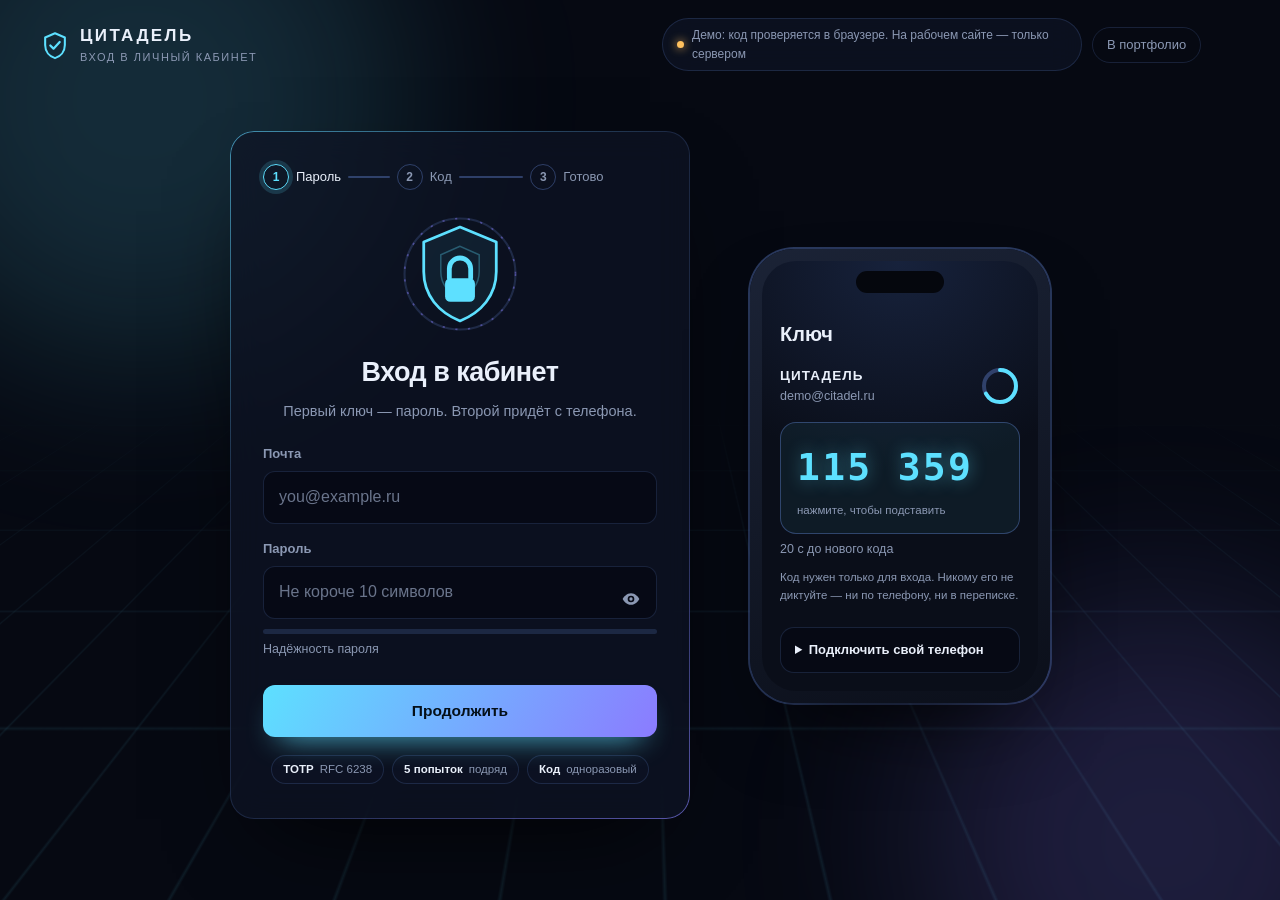
<file: 05-secure-login/index.html>
<!DOCTYPE html>
<html lang="ru">
<head>
<meta charset="UTF-8">
<meta name="viewport" content="width=device-width, initial-scale=1.0">
<!-- Страница грузит только собственные файлы, сетевых запросов нет вовсе -->
<meta http-equiv="Content-Security-Policy" content="default-src 'self'; img-src 'self' data:; style-src 'self'; script-src 'self'; connect-src 'none'; form-action 'none'; base-uri 'self'; object-src 'none'">
<meta name="referrer" content="no-referrer">
<meta name="theme-color" content="#060912">
<title>ЦИТАДЕЛЬ — вход с двухфакторной защитой</title>
<meta name="description" content="Экран входа в личный кабинет с двухфакторной аутентификацией: одноразовые коды по стандарту TOTP, защита от перебора и от повтора кода.">

<meta property="og:type" content="website">
<meta property="og:url" content="https://ezi234.github.io/05-secure-login/">
<meta property="og:title" content="ЦИТАДЕЛЬ — вход с двухфакторной защитой">
<meta property="og:description" content="Экран входа с кодом из приложения на телефоне: настоящий TOTP, блокировка подбора, анимированный щит.">
<meta property="og:image" content="https://ezi234.github.io/05-secure-login/img/preview.svg">
<meta name="twitter:card" content="summary_large_image">

<link rel="icon" href="img/favicon.svg" type="image/svg+xml">
<link rel="stylesheet" href="css/auth.css">
<link rel="stylesheet" href="css/theme.css">
</head>
<body data-store="citadel-demo-secret" data-issuer="ЦИТАДЕЛЬ" data-account="demo@citadel.ru">

<div class="deco" aria-hidden="true">
  <span class="deco__grid"></span>
  <span class="deco__scan"></span>
  <span class="deco__orb deco__orb--a"></span>
  <span class="deco__orb deco__orb--b"></span>
</div>

<div class="page">

  <header class="top">
    <a class="brand" href="../">
      <svg viewBox="0 0 32 32" aria-hidden="true">
        <path d="M16 3.5 5.5 8v8c0 7 4.5 12.2 10.5 14 6-1.8 10.5-7 10.5-14V8z" fill="none" stroke="currentColor" stroke-width="2.2" stroke-linejoin="round"/>
        <path d="M11 16.5l3.4 3.4L21 12.8" fill="none" stroke="currentColor" stroke-width="2.4" stroke-linecap="round" stroke-linejoin="round"/>
      </svg>
      <span><b>ЦИТАДЕЛЬ</b><em>вход в личный кабинет</em></span>
    </a>
    <div class="top__side">
      <p class="demo"><span class="demo__dot"></span>Демо: код проверяется в браузере. На рабочем сайте — только сервером</p>
      <a class="back" href="../">В портфолио</a>
    </div>
  </header>

  <main class="stage">

    <section class="card">
      <ol class="steps">
        <li class="steps__item is-active" data-step="1"><span>1</span>Пароль</li>
        <li class="steps__item" data-step="2"><span>2</span>Код</li>
        <li class="steps__item" data-step="3"><span>3</span>Готово</li>
      </ol>

      <div class="art" id="art">
        <svg viewBox="0 0 120 120" aria-hidden="true">
          <circle class="art__ring" cx="60" cy="60" r="52"/>
          <circle class="art__dots" cx="60" cy="60" r="52"/>
          <circle class="art__scan" cx="60" cy="60" r="52"/>
          <path class="art__body" d="M60 16 26 30v28c0 22 14 38 34 46 20-8 34-24 34-46V30z"/>
          <path class="art__core" d="M60 34 42 42v16c0 12 8 21 18 25 10-4 18-13 18-25V42z"/>
          <g class="art__lock">
            <path class="art__shackle" d="M50 64v-9a10 10 0 0 1 20 0v9"/>
            <rect x="46" y="64" width="28" height="22" rx="5"/>
          </g>
          <path class="art__check" d="M44 62l12 12 22-24"/>
        </svg>
      </div>

      <div class="step" id="stepLogin">
        <h1 class="card__title">Вход в кабинет</h1>
        <p class="card__sub">Первый ключ — пароль. Второй придёт с телефона.</p>

        <form id="loginForm" novalidate>
          <div class="field">
            <label for="email">Почта</label>
            <input id="email" name="email" type="email" autocomplete="username" placeholder="you@example.ru" maxlength="120" required>
            <p class="field__err" id="emailErr"></p>
          </div>

          <div class="field pass">
            <label for="password">Пароль</label>
            <input id="password" name="password" type="password" autocomplete="current-password" placeholder="Не короче 10 символов" maxlength="128" required>
            <button class="pass__eye" id="togglePass" type="button" aria-pressed="false" aria-label="Показать пароль">
              <svg viewBox="0 0 24 24" aria-hidden="true"><path d="M12 5c-5 0-9 4.5-10 7 1 2.5 5 7 10 7s9-4.5 10-7c-1-2.5-5-7-10-7zm0 11a4 4 0 1 1 0-8 4 4 0 0 1 0 8zm0-2a2 2 0 1 0 0-4 2 2 0 0 0 0 4z"/></svg>
            </button>
            <div class="meter"><span id="meterBar"></span></div>
            <p class="meter__text" id="meterText">Надёжность пароля</p>
            <p class="field__err" id="passErr"></p>
          </div>

          <button class="btn" id="loginBtn" type="submit">Продолжить</button>
        </form>
      </div>

      <div class="step" id="step2fa" hidden>
        <h2 class="card__title">Код из приложения</h2>
        <p class="card__sub">Шесть цифр с телефона. Каждый код живёт 30 секунд.</p>

        <form id="codeForm" novalidate>
          <div class="cells" id="cells">
            <input class="cell" inputmode="numeric" autocomplete="one-time-code" maxlength="1" aria-label="Цифра 1">
            <input class="cell" inputmode="numeric" maxlength="1" aria-label="Цифра 2">
            <input class="cell" inputmode="numeric" maxlength="1" aria-label="Цифра 3">
            <span class="cells__gap" aria-hidden="true"></span>
            <input class="cell" inputmode="numeric" maxlength="1" aria-label="Цифра 4">
            <input class="cell" inputmode="numeric" maxlength="1" aria-label="Цифра 5">
            <input class="cell" inputmode="numeric" maxlength="1" aria-label="Цифра 6">
          </div>

          <div class="tries" id="tries" aria-hidden="true"><i></i><i></i><i></i><i></i><i></i></div>
          <p class="code__status" id="codeStatus" role="status">Осталось попыток: 5</p>

          <button class="btn" id="verifyBtn" type="submit">Войти</button>
          <button class="link" id="backBtn" type="button">Ввести другую почту</button>
        </form>
      </div>

      <div class="step" id="stepDone" hidden>
        <h2 class="card__title">Доступ открыт</h2>
        <p class="card__sub">Так выглядит вход, который не откроют без вашего телефона.</p>
        <dl class="session" id="session"></dl>
        <button class="btn btn--ghost" id="restartBtn" type="button">Пройти ещё раз</button>
      </div>

      <ul class="badges">
        <li><b>TOTP</b> RFC 6238</li>
        <li><b>5 попыток</b> подряд</li>
        <li><b>Код</b> одноразовый</li>
      </ul>
    </section>

    <aside class="phone">
      <span class="phone__notch"></span>
      <div class="phone__screen">
        <h2 class="app__title">Ключ</h2>

        <div class="app__row">
          <div class="app__acc">
            <strong id="appIssuer">ЦИТАДЕЛЬ</strong>
            <span id="appAccount">demo@citadel.ru</span>
          </div>
          <svg class="app__ring" viewBox="0 0 40 40" aria-hidden="true">
            <circle class="app__ringBg" cx="20" cy="20" r="16"/>
            <circle class="app__ringFg" id="ring" cx="20" cy="20" r="16"/>
          </svg>
        </div>

        <button class="app__code" id="appCode" type="button">
          <span class="app__digits" id="appDigits">— — —</span>
          <span class="app__hint">нажмите, чтобы подставить</span>
        </button>
        <p class="app__timer"><span id="appSeconds">30</span> с до нового кода</p>
        <p class="app__note">Код нужен только для входа. Никому его не диктуйте — ни по телефону, ни в переписке.</p>

        <details class="app__setup">
          <summary>Подключить свой телефон</summary>
          <p>Откройте Яндекс Ключ, Google Authenticator или 2FAS, выберите «Ввести ключ вручную», тип «по времени» и вставьте:</p>
          <code class="app__secret" id="secretKey"></code>
          <div class="app__actions">
            <button class="chip" id="copySecret" type="button">Скопировать</button>
            <button class="chip" id="newSecret" type="button">Новый ключ</button>
          </div>
        </details>
      </div>
    </aside>

  </main>
</div>

<div class="toasts" id="toasts" aria-live="polite"></div>

<script src="js/totp.js"></script>
<script src="js/auth.js"></script>
</body>
</html>
</file>
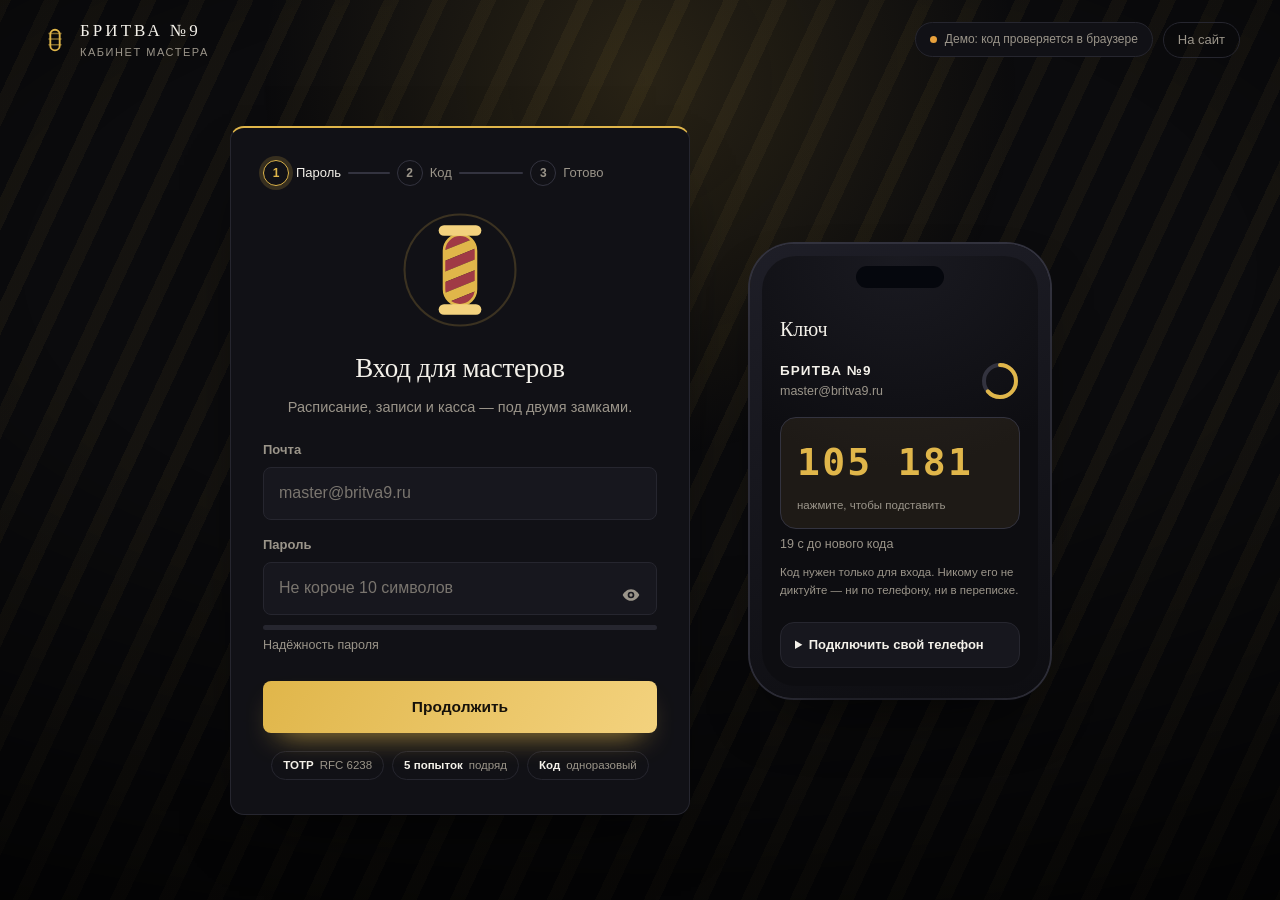
<file: 01-barbershop/login/index.html>
<!DOCTYPE html>
<html lang="ru">
<head>
<meta charset="UTF-8">
<meta name="viewport" content="width=device-width, initial-scale=1.0">
<!-- Страница грузит только собственные файлы, сетевых запросов нет вовсе -->
<meta http-equiv="Content-Security-Policy" content="default-src 'self'; img-src 'self' data:; style-src 'self'; script-src 'self'; connect-src 'none'; form-action 'none'; base-uri 'self'; object-src 'none'">
<meta name="referrer" content="no-referrer">
<meta name="robots" content="noindex">
<meta name="theme-color" content="#0b0b0d">
<title>БРИТВА №9 — вход для мастеров</title>
<meta name="description" content="Вход в кабинет барбершопа с двухфакторной защитой: пароль и одноразовый код из приложения на телефоне.">
<link rel="icon" href="../img/favicon.svg" type="image/svg+xml">
<link rel="stylesheet" href="css/auth.css">
<link rel="stylesheet" href="css/theme.css">
</head>
<body data-store="britva9-2fa-secret" data-issuer="БРИТВА №9" data-account="master@britva9.ru">

<div class="deco" aria-hidden="true">
  <span class="deco__glow"></span>
  <span class="deco__stripes"></span>
  <span class="deco__vign"></span>
</div>

<div class="page">

  <header class="top">
    <a class="brand" href="../">
      <svg viewBox="0 0 32 32" aria-hidden="true">
        <rect x="11" y="5" width="10" height="22" rx="5" fill="none" stroke="currentColor" stroke-width="2"/>
        <path d="M9 9h14M9 15h14M9 21h14" stroke="currentColor" stroke-width="1.6" opacity=".55"/>
      </svg>
      <span><b>БРИТВА №9</b><em>кабинет мастера</em></span>
    </a>
    <div class="top__side">
      <p class="demo"><span class="demo__dot"></span>Демо: код проверяется в браузере</p>
      <a class="back" href="../">На сайт</a>
    </div>
  </header>

  <main class="stage">

    <section class="card">
      <ol class="steps">
        <li class="steps__item is-active" data-step="1"><span>1</span>Пароль</li>
        <li class="steps__item" data-step="2"><span>2</span>Код</li>
        <li class="steps__item" data-step="3"><span>3</span>Готово</li>
      </ol>

      <div class="art" id="art">
        <svg viewBox="0 0 120 120" aria-hidden="true">
          <defs><clipPath id="poleClip"><rect x="45" y="27" width="30" height="66" rx="15"/></clipPath></defs>
          <circle class="art__ring" cx="60" cy="60" r="52"/>
          <circle class="art__scan" cx="60" cy="60" r="52"/>
          <g clip-path="url(#poleClip)">
            <rect class="art__glass" x="45" y="27" width="30" height="66"/>
            <g transform="skewY(-22)">
              <g class="art__stripes">
                <rect class="art__stripe" x="38" y="-20" width="44" height="10"/>
                <rect class="art__stripe art__stripe--wine" x="38" y="-10" width="44" height="10"/>
                <rect class="art__stripe" x="38" y="0" width="44" height="10"/>
                <rect class="art__stripe art__stripe--wine" x="38" y="10" width="44" height="10"/>
                <rect class="art__stripe" x="38" y="20" width="44" height="10"/>
                <rect class="art__stripe art__stripe--wine" x="38" y="30" width="44" height="10"/>
                <rect class="art__stripe" x="38" y="40" width="44" height="10"/>
                <rect class="art__stripe art__stripe--wine" x="38" y="50" width="44" height="10"/>
                <rect class="art__stripe" x="38" y="60" width="44" height="10"/>
                <rect class="art__stripe art__stripe--wine" x="38" y="70" width="44" height="10"/>
                <rect class="art__stripe" x="38" y="80" width="44" height="10"/>
                <rect class="art__stripe art__stripe--wine" x="38" y="90" width="44" height="10"/>
                <rect class="art__stripe" x="38" y="100" width="44" height="10"/>
                <rect class="art__stripe art__stripe--wine" x="38" y="110" width="44" height="10"/>
                <rect class="art__stripe" x="38" y="120" width="44" height="10"/>
                <rect class="art__stripe art__stripe--wine" x="38" y="130" width="44" height="10"/>
              </g>
            </g>
          </g>
          <rect class="art__tube" x="45" y="27" width="30" height="66" rx="15"/>
          <rect class="art__cap" x="40" y="18" width="40" height="10" rx="5"/>
          <rect class="art__cap" x="40" y="92" width="40" height="10" rx="5"/>
          <path class="art__check" d="M38 60l14 14 29-31"/>
        </svg>
      </div>

      <div class="step" id="stepLogin">
        <h1 class="card__title">Вход для мастеров</h1>
        <p class="card__sub">Расписание, записи и касса — под двумя замками.</p>

        <form id="loginForm" novalidate>
          <div class="field">
            <label for="email">Почта</label>
            <input id="email" name="email" type="email" autocomplete="username" placeholder="master@britva9.ru" maxlength="120" required>
            <p class="field__err" id="emailErr"></p>
          </div>

          <div class="field pass">
            <label for="password">Пароль</label>
            <input id="password" name="password" type="password" autocomplete="current-password" placeholder="Не короче 10 символов" maxlength="128" required>
            <button class="pass__eye" id="togglePass" type="button" aria-pressed="false" aria-label="Показать пароль">
              <svg viewBox="0 0 24 24" aria-hidden="true"><path d="M12 5c-5 0-9 4.5-10 7 1 2.5 5 7 10 7s9-4.5 10-7c-1-2.5-5-7-10-7zm0 11a4 4 0 1 1 0-8 4 4 0 0 1 0 8zm0-2a2 2 0 1 0 0-4 2 2 0 0 0 0 4z"/></svg>
            </button>
            <div class="meter"><span id="meterBar"></span></div>
            <p class="meter__text" id="meterText">Надёжность пароля</p>
            <p class="field__err" id="passErr"></p>
          </div>

          <button class="btn" id="loginBtn" type="submit">Продолжить</button>
        </form>
      </div>

      <div class="step" id="step2fa" hidden>
        <h2 class="card__title">Код из приложения</h2>
        <p class="card__sub">Шесть цифр с телефона. Каждый код живёт 30 секунд.</p>

        <form id="codeForm" novalidate>
          <div class="cells" id="cells">
            <input class="cell" inputmode="numeric" autocomplete="one-time-code" maxlength="1" aria-label="Цифра 1">
            <input class="cell" inputmode="numeric" maxlength="1" aria-label="Цифра 2">
            <input class="cell" inputmode="numeric" maxlength="1" aria-label="Цифра 3">
            <span class="cells__gap" aria-hidden="true"></span>
            <input class="cell" inputmode="numeric" maxlength="1" aria-label="Цифра 4">
            <input class="cell" inputmode="numeric" maxlength="1" aria-label="Цифра 5">
            <input class="cell" inputmode="numeric" maxlength="1" aria-label="Цифра 6">
          </div>

          <div class="tries" id="tries" aria-hidden="true"><i></i><i></i><i></i><i></i><i></i></div>
          <p class="code__status" id="codeStatus" role="status">Осталось попыток: 5</p>

          <button class="btn" id="verifyBtn" type="submit">Войти</button>
          <button class="link" id="backBtn" type="button">Ввести другую почту</button>
        </form>
      </div>

      <div class="step" id="stepDone" hidden>
        <h2 class="card__title">Доступ открыт</h2>
        <p class="card__sub">Расписание на смену и записи клиентов — в кабинете.</p>
        <dl class="session" id="session"></dl>
        <button class="btn btn--ghost" id="restartBtn" type="button">Пройти ещё раз</button>
      </div>

      <ul class="badges">
        <li><b>TOTP</b> RFC 6238</li>
        <li><b>5 попыток</b> подряд</li>
        <li><b>Код</b> одноразовый</li>
      </ul>
    </section>

    <aside class="phone">
      <span class="phone__notch"></span>
      <div class="phone__screen">
        <h2 class="app__title">Ключ</h2>

        <div class="app__row">
          <div class="app__acc">
            <strong id="appIssuer">БРИТВА №9</strong>
            <span id="appAccount">master@britva9.ru</span>
          </div>
          <svg class="app__ring" viewBox="0 0 40 40" aria-hidden="true">
            <circle class="app__ringBg" cx="20" cy="20" r="16"/>
            <circle class="app__ringFg" id="ring" cx="20" cy="20" r="16"/>
          </svg>
        </div>

        <button class="app__code" id="appCode" type="button">
          <span class="app__digits" id="appDigits">— — —</span>
          <span class="app__hint">нажмите, чтобы подставить</span>
        </button>
        <p class="app__timer"><span id="appSeconds">30</span> с до нового кода</p>
        <p class="app__note">Код нужен только для входа. Никому его не диктуйте — ни по телефону, ни в переписке.</p>

        <details class="app__setup">
          <summary>Подключить свой телефон</summary>
          <p>Откройте Яндекс Ключ, Google Authenticator или 2FAS, выберите «Ввести ключ вручную», тип «по времени» и вставьте:</p>
          <code class="app__secret" id="secretKey"></code>
          <div class="app__actions">
            <button class="chip" id="copySecret" type="button">Скопировать</button>
            <button class="chip" id="newSecret" type="button">Новый ключ</button>
          </div>
        </details>
      </div>
    </aside>

  </main>
</div>

<div class="toasts" id="toasts" aria-live="polite"></div>

<script src="js/totp.js"></script>
<script src="js/auth.js"></script>
</body>
</html>
</file>
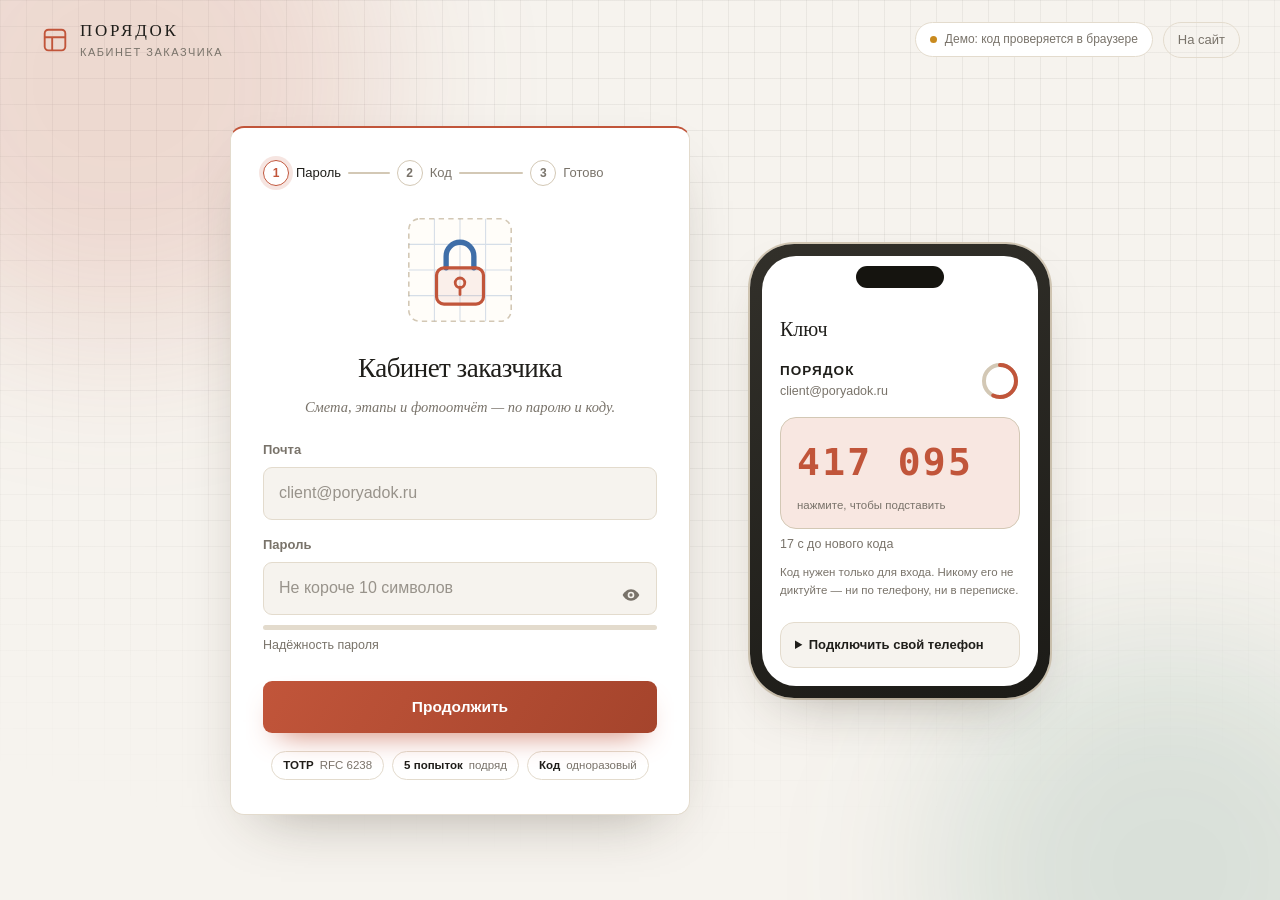
<file: 02-renovation/login/index.html>
<!DOCTYPE html>
<html lang="ru">
<head>
<meta charset="UTF-8">
<meta name="viewport" content="width=device-width, initial-scale=1.0">
<!-- Страница грузит только собственные файлы, сетевых запросов нет вовсе -->
<meta http-equiv="Content-Security-Policy" content="default-src 'self'; img-src 'self' data:; style-src 'self'; script-src 'self'; connect-src 'none'; form-action 'none'; base-uri 'self'; object-src 'none'">
<meta name="referrer" content="no-referrer">
<meta name="robots" content="noindex">
<meta name="theme-color" content="#f6f3ee">
<title>ПОРЯДОК — вход в кабинет заказчика</title>
<meta name="description" content="Вход в кабинет заказчика ремонта с двухфакторной защитой: пароль и одноразовый код из приложения на телефоне.">
<link rel="icon" href="../img/favicon.svg" type="image/svg+xml">
<link rel="stylesheet" href="css/auth.css">
<link rel="stylesheet" href="css/theme.css">
</head>
<body data-store="poryadok-2fa-secret" data-issuer="ПОРЯДОК" data-account="client@poryadok.ru">

<div class="deco" aria-hidden="true">
  <span class="deco__paper"></span>
  <span class="deco__blob deco__blob--clay"></span>
  <span class="deco__blob deco__blob--pine"></span>
</div>

<div class="page">

  <header class="top">
    <a class="brand" href="../">
      <svg viewBox="0 0 32 32" aria-hidden="true">
        <rect x="5" y="5" width="22" height="22" rx="4" fill="none" stroke="currentColor" stroke-width="2"/>
        <path d="M5 13h22M13 13v14" stroke="currentColor" stroke-width="2"/>
      </svg>
      <span><b>ПОРЯДОК</b><em>кабинет заказчика</em></span>
    </a>
    <div class="top__side">
      <p class="demo"><span class="demo__dot"></span>Демо: код проверяется в браузере</p>
      <a class="back" href="../">На сайт</a>
    </div>
  </header>

  <main class="stage">

    <section class="card">
      <ol class="steps">
        <li class="steps__item is-active" data-step="1"><span>1</span>Пароль</li>
        <li class="steps__item" data-step="2"><span>2</span>Код</li>
        <li class="steps__item" data-step="3"><span>3</span>Готово</li>
      </ol>

      <div class="art" id="art">
        <svg viewBox="0 0 120 120" aria-hidden="true">
          <rect class="art__sheet" x="12" y="12" width="96" height="96" rx="10"/>
          <path class="art__grid" d="M12 36h96M12 60h96M12 84h96M36 12v96M60 12v96M84 12v96"/>
          <path class="art__shackle" d="M47 58V47a13 13 0 0 1 26 0v11"/>
          <rect class="art__body" x="38" y="58" width="44" height="34" rx="7"/>
          <circle class="art__hole" cx="60" cy="72" r="4.5"/>
          <path class="art__pin" d="M60 76v7"/>
          <path class="art__scanline" d="M16 60h88"/>
          <path class="art__check" d="M46 74l10 10 20-22"/>
        </svg>
      </div>

      <div class="step" id="stepLogin">
        <h1 class="card__title">Кабинет заказчика</h1>
        <p class="card__sub">Смета, этапы и фотоотчёт — по паролю и коду.</p>

        <form id="loginForm" novalidate>
          <div class="field">
            <label for="email">Почта</label>
            <input id="email" name="email" type="email" autocomplete="username" placeholder="client@poryadok.ru" maxlength="120" required>
            <p class="field__err" id="emailErr"></p>
          </div>

          <div class="field pass">
            <label for="password">Пароль</label>
            <input id="password" name="password" type="password" autocomplete="current-password" placeholder="Не короче 10 символов" maxlength="128" required>
            <button class="pass__eye" id="togglePass" type="button" aria-pressed="false" aria-label="Показать пароль">
              <svg viewBox="0 0 24 24" aria-hidden="true"><path d="M12 5c-5 0-9 4.5-10 7 1 2.5 5 7 10 7s9-4.5 10-7c-1-2.5-5-7-10-7zm0 11a4 4 0 1 1 0-8 4 4 0 0 1 0 8zm0-2a2 2 0 1 0 0-4 2 2 0 0 0 0 4z"/></svg>
            </button>
            <div class="meter"><span id="meterBar"></span></div>
            <p class="meter__text" id="meterText">Надёжность пароля</p>
            <p class="field__err" id="passErr"></p>
          </div>

          <button class="btn" id="loginBtn" type="submit">Продолжить</button>
        </form>
      </div>

      <div class="step" id="step2fa" hidden>
        <h2 class="card__title">Код из приложения</h2>
        <p class="card__sub">Шесть цифр с телефона. Каждый код живёт 30 секунд.</p>

        <form id="codeForm" novalidate>
          <div class="cells" id="cells">
            <input class="cell" inputmode="numeric" autocomplete="one-time-code" maxlength="1" aria-label="Цифра 1">
            <input class="cell" inputmode="numeric" maxlength="1" aria-label="Цифра 2">
            <input class="cell" inputmode="numeric" maxlength="1" aria-label="Цифра 3">
            <span class="cells__gap" aria-hidden="true"></span>
            <input class="cell" inputmode="numeric" maxlength="1" aria-label="Цифра 4">
            <input class="cell" inputmode="numeric" maxlength="1" aria-label="Цифра 5">
            <input class="cell" inputmode="numeric" maxlength="1" aria-label="Цифра 6">
          </div>

          <div class="tries" id="tries" aria-hidden="true"><i></i><i></i><i></i><i></i><i></i></div>
          <p class="code__status" id="codeStatus" role="status">Осталось попыток: 5</p>

          <button class="btn" id="verifyBtn" type="submit">Войти</button>
          <button class="link" id="backBtn" type="button">Ввести другую почту</button>
        </form>
      </div>

      <div class="step" id="stepDone" hidden>
        <h2 class="card__title">Доступ открыт</h2>
        <p class="card__sub">Смета, график работ и фотоотчёт — в кабинете.</p>
        <dl class="session" id="session"></dl>
        <button class="btn btn--ghost" id="restartBtn" type="button">Пройти ещё раз</button>
      </div>

      <ul class="badges">
        <li><b>TOTP</b> RFC 6238</li>
        <li><b>5 попыток</b> подряд</li>
        <li><b>Код</b> одноразовый</li>
      </ul>
    </section>

    <aside class="phone">
      <span class="phone__notch"></span>
      <div class="phone__screen">
        <h2 class="app__title">Ключ</h2>

        <div class="app__row">
          <div class="app__acc">
            <strong id="appIssuer">ПОРЯДОК</strong>
            <span id="appAccount">client@poryadok.ru</span>
          </div>
          <svg class="app__ring" viewBox="0 0 40 40" aria-hidden="true">
            <circle class="app__ringBg" cx="20" cy="20" r="16"/>
            <circle class="app__ringFg" id="ring" cx="20" cy="20" r="16"/>
          </svg>
        </div>

        <button class="app__code" id="appCode" type="button">
          <span class="app__digits" id="appDigits">— — —</span>
          <span class="app__hint">нажмите, чтобы подставить</span>
        </button>
        <p class="app__timer"><span id="appSeconds">30</span> с до нового кода</p>
        <p class="app__note">Код нужен только для входа. Никому его не диктуйте — ни по телефону, ни в переписке.</p>

        <details class="app__setup">
          <summary>Подключить свой телефон</summary>
          <p>Откройте Яндекс Ключ, Google Authenticator или 2FAS, выберите «Ввести ключ вручную», тип «по времени» и вставьте:</p>
          <code class="app__secret" id="secretKey"></code>
          <div class="app__actions">
            <button class="chip" id="copySecret" type="button">Скопировать</button>
            <button class="chip" id="newSecret" type="button">Новый ключ</button>
          </div>
        </details>
      </div>
    </aside>

  </main>
</div>

<div class="toasts" id="toasts" aria-live="polite"></div>

<script src="js/totp.js"></script>
<script src="js/auth.js"></script>
</body>
</html>
</file>
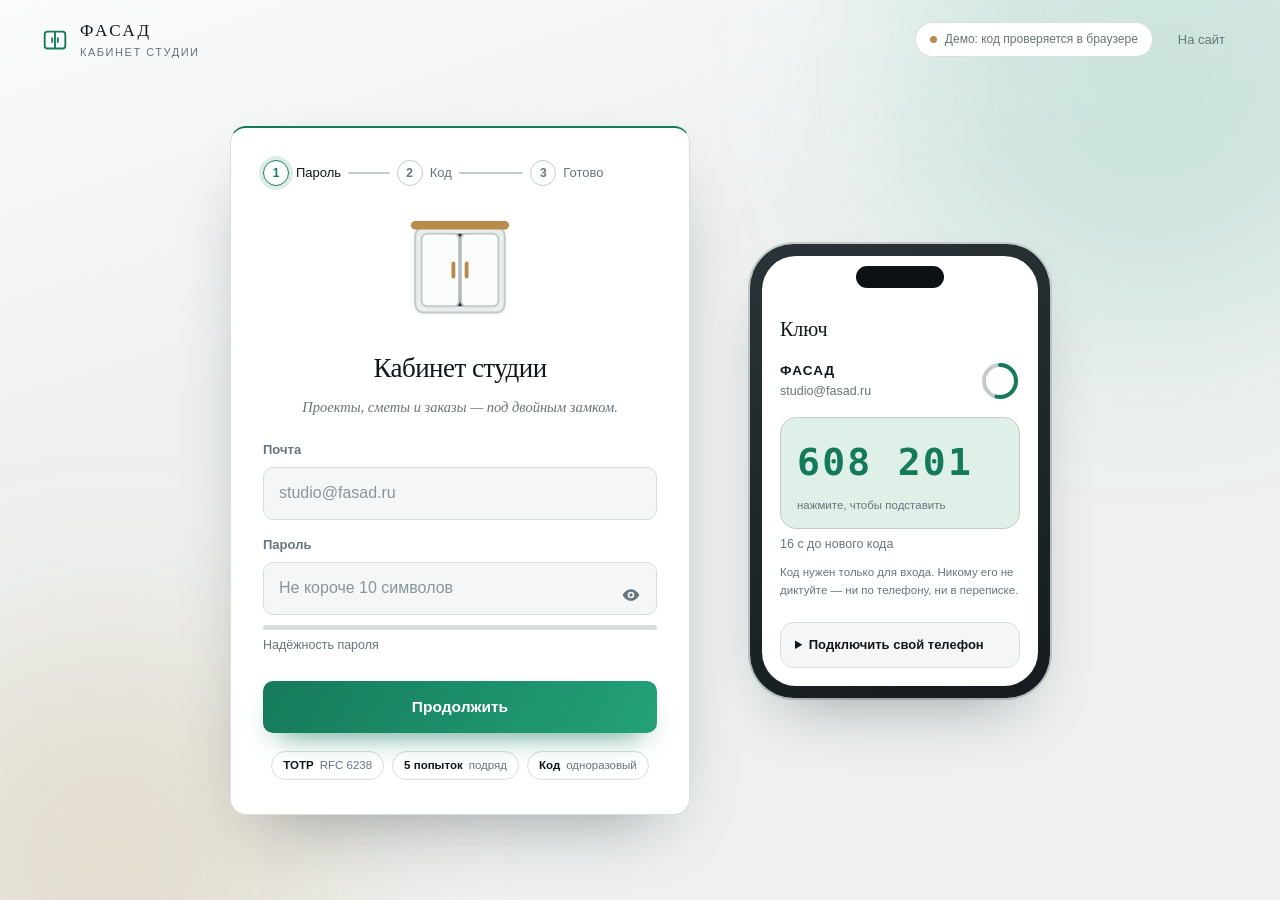
<file: 03-kitchens/login/index.html>
<!DOCTYPE html>
<html lang="ru">
<head>
<meta charset="UTF-8">
<meta name="viewport" content="width=device-width, initial-scale=1.0">
<!-- Страница грузит только собственные файлы, сетевых запросов нет вовсе -->
<meta http-equiv="Content-Security-Policy" content="default-src 'self'; img-src 'self' data:; style-src 'self'; script-src 'self'; connect-src 'none'; form-action 'none'; base-uri 'self'; object-src 'none'">
<meta name="referrer" content="no-referrer">
<meta name="robots" content="noindex">
<meta name="theme-color" content="#eef1f0">
<title>ФАСАД — вход в кабинет</title>
<meta name="description" content="Вход в кабинет студии кухонь с двухфакторной защитой: пароль и одноразовый код из приложения на телефоне.">
<link rel="icon" href="../img/favicon.svg" type="image/svg+xml">
<link rel="stylesheet" href="css/auth.css">
<link rel="stylesheet" href="css/theme.css">
</head>
<body data-store="fasad-2fa-secret" data-issuer="ФАСАД" data-account="studio@fasad.ru">

<div class="deco" aria-hidden="true">
  <span class="deco__light"></span>
  <span class="deco__blob deco__blob--green"></span>
  <span class="deco__blob deco__blob--brass"></span>
</div>

<div class="page">

  <header class="top">
    <a class="brand" href="../">
      <svg viewBox="0 0 32 32" aria-hidden="true">
        <rect x="5" y="7" width="22" height="18" rx="3" fill="none" stroke="currentColor" stroke-width="2"/>
        <path d="M16 7v18" stroke="currentColor" stroke-width="2"/>
        <path d="M13 14v4M19 14v4" stroke="currentColor" stroke-width="2" stroke-linecap="round"/>
      </svg>
      <span><b>ФАСАД</b><em>кабинет студии</em></span>
    </a>
    <div class="top__side">
      <p class="demo"><span class="demo__dot"></span>Демо: код проверяется в браузере</p>
      <a class="back" href="../">На сайт</a>
    </div>
  </header>

  <main class="stage">

    <section class="card">
      <ol class="steps">
        <li class="steps__item is-active" data-step="1"><span>1</span>Пароль</li>
        <li class="steps__item" data-step="2"><span>2</span>Код</li>
        <li class="steps__item" data-step="3"><span>3</span>Готово</li>
      </ol>

      <div class="art" id="art">
        <svg viewBox="0 0 120 120" aria-hidden="true">
          <defs><clipPath id="boxClip"><rect x="24" y="26" width="72" height="68" rx="5"/></clipPath></defs>
          <rect class="art__box" x="18" y="20" width="84" height="80" rx="8"/>
          <rect class="art__inside" x="24" y="26" width="72" height="68" rx="5"/>
          <path class="art__shelf" d="M24 56h72" fill="none"/>
          <path class="art__check" d="M45 62l11 11 22-24"/>
          <g class="art__door art__door--l">
            <rect x="24" y="26" width="35" height="68" rx="5"/>
            <rect class="art__handle" x="52" y="52" width="3.6" height="16" rx="1.8"/>
          </g>
          <g class="art__door art__door--r">
            <rect x="61" y="26" width="35" height="68" rx="5"/>
            <rect class="art__handle" x="64.4" y="52" width="3.6" height="16" rx="1.8"/>
          </g>
          <g clip-path="url(#boxClip)">
            <rect class="art__light" x="6" y="26" width="16" height="68"/>
          </g>
          <rect class="art__top" x="14" y="14" width="92" height="8" rx="4"/>
        </svg>
      </div>

      <div class="step" id="stepLogin">
        <h1 class="card__title">Кабинет студии</h1>
        <p class="card__sub">Проекты, сметы и заказы — под двойным замком.</p>

        <form id="loginForm" novalidate>
          <div class="field">
            <label for="email">Почта</label>
            <input id="email" name="email" type="email" autocomplete="username" placeholder="studio@fasad.ru" maxlength="120" required>
            <p class="field__err" id="emailErr"></p>
          </div>

          <div class="field pass">
            <label for="password">Пароль</label>
            <input id="password" name="password" type="password" autocomplete="current-password" placeholder="Не короче 10 символов" maxlength="128" required>
            <button class="pass__eye" id="togglePass" type="button" aria-pressed="false" aria-label="Показать пароль">
              <svg viewBox="0 0 24 24" aria-hidden="true"><path d="M12 5c-5 0-9 4.5-10 7 1 2.5 5 7 10 7s9-4.5 10-7c-1-2.5-5-7-10-7zm0 11a4 4 0 1 1 0-8 4 4 0 0 1 0 8zm0-2a2 2 0 1 0 0-4 2 2 0 0 0 0 4z"/></svg>
            </button>
            <div class="meter"><span id="meterBar"></span></div>
            <p class="meter__text" id="meterText">Надёжность пароля</p>
            <p class="field__err" id="passErr"></p>
          </div>

          <button class="btn" id="loginBtn" type="submit">Продолжить</button>
        </form>
      </div>

      <div class="step" id="step2fa" hidden>
        <h2 class="card__title">Код из приложения</h2>
        <p class="card__sub">Шесть цифр с телефона. Каждый код живёт 30 секунд.</p>

        <form id="codeForm" novalidate>
          <div class="cells" id="cells">
            <input class="cell" inputmode="numeric" autocomplete="one-time-code" maxlength="1" aria-label="Цифра 1">
            <input class="cell" inputmode="numeric" maxlength="1" aria-label="Цифра 2">
            <input class="cell" inputmode="numeric" maxlength="1" aria-label="Цифра 3">
            <span class="cells__gap" aria-hidden="true"></span>
            <input class="cell" inputmode="numeric" maxlength="1" aria-label="Цифра 4">
            <input class="cell" inputmode="numeric" maxlength="1" aria-label="Цифра 5">
            <input class="cell" inputmode="numeric" maxlength="1" aria-label="Цифра 6">
          </div>

          <div class="tries" id="tries" aria-hidden="true"><i></i><i></i><i></i><i></i><i></i></div>
          <p class="code__status" id="codeStatus" role="status">Осталось попыток: 5</p>

          <button class="btn" id="verifyBtn" type="submit">Войти</button>
          <button class="link" id="backBtn" type="button">Ввести другую почту</button>
        </form>
      </div>

      <div class="step" id="stepDone" hidden>
        <h2 class="card__title">Доступ открыт</h2>
        <p class="card__sub">Проекты клиентов и статусы заказов — в кабинете.</p>
        <dl class="session" id="session"></dl>
        <button class="btn btn--ghost" id="restartBtn" type="button">Пройти ещё раз</button>
      </div>

      <ul class="badges">
        <li><b>TOTP</b> RFC 6238</li>
        <li><b>5 попыток</b> подряд</li>
        <li><b>Код</b> одноразовый</li>
      </ul>
    </section>

    <aside class="phone">
      <span class="phone__notch"></span>
      <div class="phone__screen">
        <h2 class="app__title">Ключ</h2>

        <div class="app__row">
          <div class="app__acc">
            <strong id="appIssuer">ФАСАД</strong>
            <span id="appAccount">studio@fasad.ru</span>
          </div>
          <svg class="app__ring" viewBox="0 0 40 40" aria-hidden="true">
            <circle class="app__ringBg" cx="20" cy="20" r="16"/>
            <circle class="app__ringFg" id="ring" cx="20" cy="20" r="16"/>
          </svg>
        </div>

        <button class="app__code" id="appCode" type="button">
          <span class="app__digits" id="appDigits">— — —</span>
          <span class="app__hint">нажмите, чтобы подставить</span>
        </button>
        <p class="app__timer"><span id="appSeconds">30</span> с до нового кода</p>
        <p class="app__note">Код нужен только для входа. Никому его не диктуйте — ни по телефону, ни в переписке.</p>

        <details class="app__setup">
          <summary>Подключить свой телефон</summary>
          <p>Откройте Яндекс Ключ, Google Authenticator или 2FAS, выберите «Ввести ключ вручную», тип «по времени» и вставьте:</p>
          <code class="app__secret" id="secretKey"></code>
          <div class="app__actions">
            <button class="chip" id="copySecret" type="button">Скопировать</button>
            <button class="chip" id="newSecret" type="button">Новый ключ</button>
          </div>
        </details>
      </div>
    </aside>

  </main>
</div>

<div class="toasts" id="toasts" aria-live="polite"></div>

<script src="js/totp.js"></script>
<script src="js/auth.js"></script>
</body>
</html>
</file>
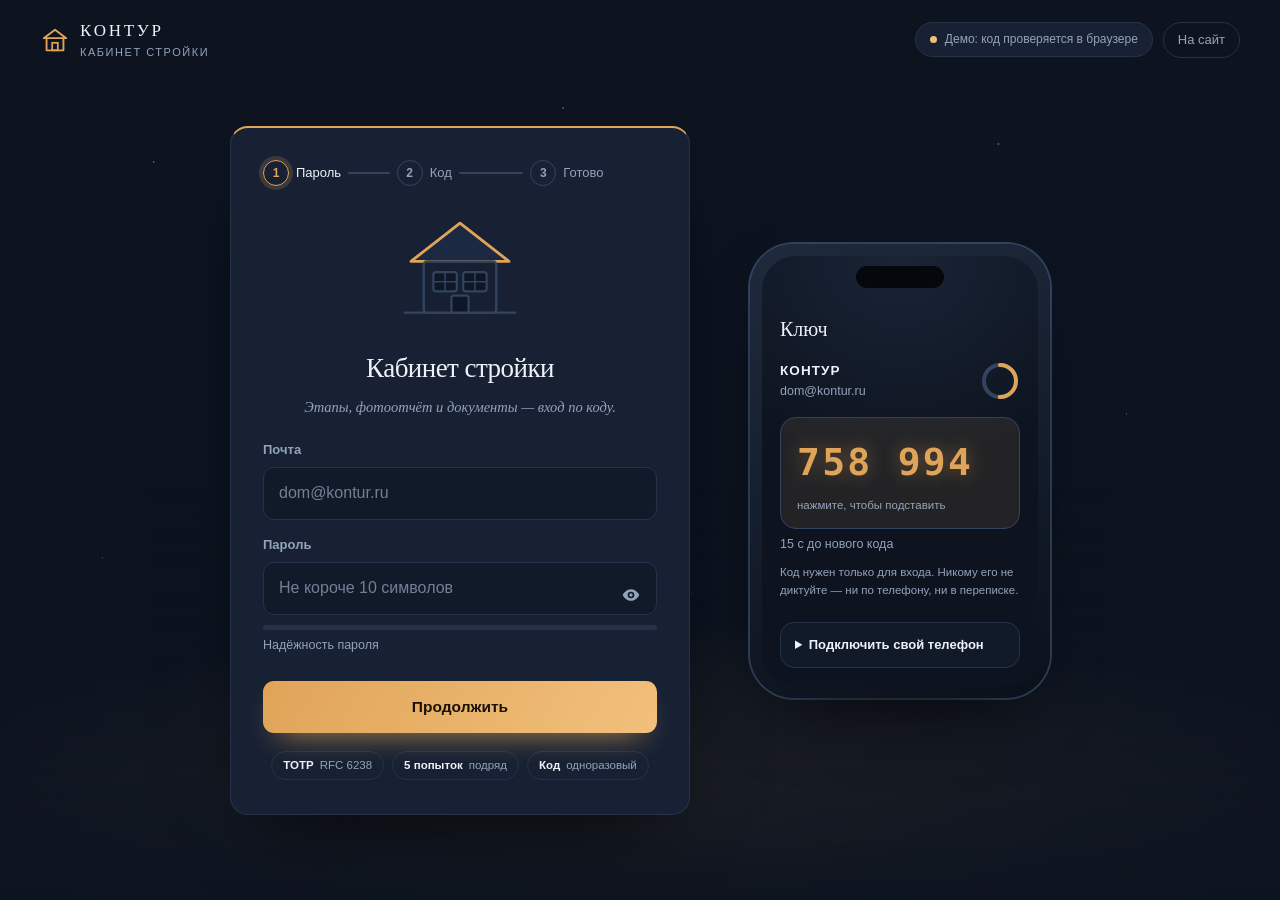
<file: 04-houses/login/index.html>
<!DOCTYPE html>
<html lang="ru">
<head>
<meta charset="UTF-8">
<meta name="viewport" content="width=device-width, initial-scale=1.0">
<!-- Страница грузит только собственные файлы, сетевых запросов нет вовсе -->
<meta http-equiv="Content-Security-Policy" content="default-src 'self'; img-src 'self' data:; style-src 'self'; script-src 'self'; connect-src 'none'; form-action 'none'; base-uri 'self'; object-src 'none'">
<meta name="referrer" content="no-referrer">
<meta name="robots" content="noindex">
<meta name="theme-color" content="#0d1420">
<title>КОНТУР — вход в кабинет стройки</title>
<meta name="description" content="Вход в кабинет заказчика дома с двухфакторной защитой: пароль и одноразовый код из приложения на телефоне.">
<link rel="icon" href="../img/favicon.svg" type="image/svg+xml">
<link rel="stylesheet" href="css/auth.css">
<link rel="stylesheet" href="css/theme.css">
</head>
<body data-store="kontur-2fa-secret" data-issuer="КОНТУР" data-account="dom@kontur.ru">

<div class="deco" aria-hidden="true">
  <span class="deco__stars"></span>
  <span class="deco__horizon"></span>
  <span class="deco__fog"></span>
</div>

<div class="page">

  <header class="top">
    <a class="brand" href="../">
      <svg viewBox="0 0 32 32" aria-hidden="true">
        <path d="M16 5 4 14h24z" fill="none" stroke="currentColor" stroke-width="2" stroke-linejoin="round"/>
        <path d="M7 14v13h18V14" fill="none" stroke="currentColor" stroke-width="2" stroke-linejoin="round"/>
        <rect x="13" y="19" width="6" height="8" fill="none" stroke="currentColor" stroke-width="1.8"/>
      </svg>
      <span><b>КОНТУР</b><em>кабинет стройки</em></span>
    </a>
    <div class="top__side">
      <p class="demo"><span class="demo__dot"></span>Демо: код проверяется в браузере</p>
      <a class="back" href="../">На сайт</a>
    </div>
  </header>

  <main class="stage">

    <section class="card">
      <ol class="steps">
        <li class="steps__item is-active" data-step="1"><span>1</span>Пароль</li>
        <li class="steps__item" data-step="2"><span>2</span>Код</li>
        <li class="steps__item" data-step="3"><span>3</span>Готово</li>
      </ol>

      <div class="art" id="art">
        <svg viewBox="0 0 120 120" aria-hidden="true">
          <path class="art__ground" d="M8 100h104"/>
          <path class="art__roof" d="M60 16 14 52h92z"/>
          <rect class="art__wall" x="26" y="52" width="68" height="48" rx="3"/>
          <rect class="art__win" x="35" y="62" width="22" height="18" rx="2.5"/>
          <rect class="art__win" x="63" y="62" width="22" height="18" rx="2.5"/>
          <path class="art__bars" d="M46 62v18M35 71h22M74 62v18M63 71h22"/>
          <g class="art__door"><rect x="52" y="84" width="16" height="16" rx="2"/></g>
          <path class="art__beam" d="M22 76h76"/>
          <g class="art__badge">
            <circle cx="96" cy="94" r="15"/>
            <path class="art__check" d="M89 94l5 5 10-11"/>
          </g>
        </svg>
      </div>

      <div class="step" id="stepLogin">
        <h1 class="card__title">Кабинет стройки</h1>
        <p class="card__sub">Этапы, фотоотчёт и документы — вход по коду.</p>

        <form id="loginForm" novalidate>
          <div class="field">
            <label for="email">Почта</label>
            <input id="email" name="email" type="email" autocomplete="username" placeholder="dom@kontur.ru" maxlength="120" required>
            <p class="field__err" id="emailErr"></p>
          </div>

          <div class="field pass">
            <label for="password">Пароль</label>
            <input id="password" name="password" type="password" autocomplete="current-password" placeholder="Не короче 10 символов" maxlength="128" required>
            <button class="pass__eye" id="togglePass" type="button" aria-pressed="false" aria-label="Показать пароль">
              <svg viewBox="0 0 24 24" aria-hidden="true"><path d="M12 5c-5 0-9 4.5-10 7 1 2.5 5 7 10 7s9-4.5 10-7c-1-2.5-5-7-10-7zm0 11a4 4 0 1 1 0-8 4 4 0 0 1 0 8zm0-2a2 2 0 1 0 0-4 2 2 0 0 0 0 4z"/></svg>
            </button>
            <div class="meter"><span id="meterBar"></span></div>
            <p class="meter__text" id="meterText">Надёжность пароля</p>
            <p class="field__err" id="passErr"></p>
          </div>

          <button class="btn" id="loginBtn" type="submit">Продолжить</button>
        </form>
      </div>

      <div class="step" id="step2fa" hidden>
        <h2 class="card__title">Код из приложения</h2>
        <p class="card__sub">Шесть цифр с телефона. Каждый код живёт 30 секунд.</p>

        <form id="codeForm" novalidate>
          <div class="cells" id="cells">
            <input class="cell" inputmode="numeric" autocomplete="one-time-code" maxlength="1" aria-label="Цифра 1">
            <input class="cell" inputmode="numeric" maxlength="1" aria-label="Цифра 2">
            <input class="cell" inputmode="numeric" maxlength="1" aria-label="Цифра 3">
            <span class="cells__gap" aria-hidden="true"></span>
            <input class="cell" inputmode="numeric" maxlength="1" aria-label="Цифра 4">
            <input class="cell" inputmode="numeric" maxlength="1" aria-label="Цифра 5">
            <input class="cell" inputmode="numeric" maxlength="1" aria-label="Цифра 6">
          </div>

          <div class="tries" id="tries" aria-hidden="true"><i></i><i></i><i></i><i></i><i></i></div>
          <p class="code__status" id="codeStatus" role="status">Осталось попыток: 5</p>

          <button class="btn" id="verifyBtn" type="submit">Войти</button>
          <button class="link" id="backBtn" type="button">Ввести другую почту</button>
        </form>
      </div>

      <div class="step" id="stepDone" hidden>
        <h2 class="card__title">Доступ открыт</h2>
        <p class="card__sub">Этапы стройки, сметы и фотоотчёт — в кабинете.</p>
        <dl class="session" id="session"></dl>
        <button class="btn btn--ghost" id="restartBtn" type="button">Пройти ещё раз</button>
      </div>

      <ul class="badges">
        <li><b>TOTP</b> RFC 6238</li>
        <li><b>5 попыток</b> подряд</li>
        <li><b>Код</b> одноразовый</li>
      </ul>
    </section>

    <aside class="phone">
      <span class="phone__notch"></span>
      <div class="phone__screen">
        <h2 class="app__title">Ключ</h2>

        <div class="app__row">
          <div class="app__acc">
            <strong id="appIssuer">КОНТУР</strong>
            <span id="appAccount">dom@kontur.ru</span>
          </div>
          <svg class="app__ring" viewBox="0 0 40 40" aria-hidden="true">
            <circle class="app__ringBg" cx="20" cy="20" r="16"/>
            <circle class="app__ringFg" id="ring" cx="20" cy="20" r="16"/>
          </svg>
        </div>

        <button class="app__code" id="appCode" type="button">
          <span class="app__digits" id="appDigits">— — —</span>
          <span class="app__hint">нажмите, чтобы подставить</span>
        </button>
        <p class="app__timer"><span id="appSeconds">30</span> с до нового кода</p>
        <p class="app__note">Код нужен только для входа. Никому его не диктуйте — ни по телефону, ни в переписке.</p>

        <details class="app__setup">
          <summary>Подключить свой телефон</summary>
          <p>Откройте Яндекс Ключ, Google Authenticator или 2FAS, выберите «Ввести ключ вручную», тип «по времени» и вставьте:</p>
          <code class="app__secret" id="secretKey"></code>
          <div class="app__actions">
            <button class="chip" id="copySecret" type="button">Скопировать</button>
            <button class="chip" id="newSecret" type="button">Новый ключ</button>
          </div>
        </details>
      </div>
    </aside>

  </main>
</div>

<div class="toasts" id="toasts" aria-live="polite"></div>

<script src="js/totp.js"></script>
<script src="js/auth.js"></script>
</body>
</html>
</file>
<file: css/portfolio.css>
/* Витрина портфолио. Стили вынесены из разметки: строгий
   Content-Security-Policy блокирует inline-теги <style>. */
:root{
    --bg:#0b0c10; --bg-2:#12141a; --bg-3:#181b23;
    --line:#242833; --text:#eceef2; --muted:#8f95a3;
    --brand:#5b8cff; --ok:#3ecf8e;
    --font: -apple-system, BlinkMacSystemFont, "Segoe UI", Roboto, Arial, sans-serif;
  }
  *,*::before,*::after{ box-sizing:border-box; }
  body{
    margin:0; background:var(--bg); color:var(--text);
    font-family:var(--font); font-size:17px; line-height:1.65;
  }
  a{ color:inherit; text-decoration:none; }
  .wrap{ max-width:1080px; margin:0 auto; padding:0 24px; }

  header.top{ padding:80px 0 56px; border-bottom:1px solid var(--line); }
  .badge{
    display:inline-block; font-size:12px; letter-spacing:.16em; text-transform:uppercase;
    color:var(--brand); border:1px solid var(--line); border-radius:100px;
    padding:6px 14px; margin-bottom:24px;
  }
  h1{ font-size:clamp(32px,5vw,46px); line-height:1.15; margin:0 0 18px; font-weight:600; letter-spacing:-.02em; }
  .lead{ color:var(--muted); max-width:620px; margin:0; font-size:18px; }

  .facts{ display:flex; gap:14px; flex-wrap:wrap; margin-top:32px; }
  .fact{
    background:var(--bg-2); border:1px solid var(--line); border-radius:8px;
    padding:9px 16px; font-size:14px; color:var(--muted);
  }
  .fact b{ color:var(--text); font-weight:600; }

  main{ padding:56px 0 40px; }
  .grid{ display:grid; grid-template-columns:repeat(auto-fill,minmax(320px,1fr)); gap:22px; }

  .card{
    background:var(--bg-2); border:1px solid var(--line); border-radius:12px;
    overflow:hidden; display:flex; flex-direction:column;
    transition:border-color .25s, transform .25s;
  }
  .card:hover{ border-color:var(--brand); transform:translateY(-4px); }
  .card__shot{
    aspect-ratio:16/10; position:relative; overflow:hidden;
    background:linear-gradient(155deg,#1d1a12,#0d0d0f 60%);
    display:flex; align-items:center; justify-content:center;
  }
  .card__shot::after{
    content:''; position:absolute; inset:0;
    background:
      radial-gradient(70% 60% at 72% 26%, rgba(212,175,55,.20), transparent 62%),
      repeating-linear-gradient(115deg, rgba(255,255,255,.02) 0 2px, transparent 2px 9px);
  }
  .card__logo{
    position:relative; z-index:1; font-family:Georgia,serif; font-size:26px;
    letter-spacing:.06em; color:#f3f1ec; text-transform:uppercase;
  }
  .card__logo span{ color:#d4af37; }

  .card__body{ padding:22px 22px 24px; display:flex; flex-direction:column; flex-grow:1; }
  .card__cat{ font-size:12px; letter-spacing:.14em; text-transform:uppercase; color:var(--brand); margin-bottom:9px; }
  .card__title{ font-size:21px; font-weight:600; margin:0 0 8px; }
  .card__desc{ color:var(--muted); font-size:15px; margin:0 0 18px; flex-grow:1; }
  .tags{ display:flex; gap:7px; flex-wrap:wrap; margin-bottom:20px; }
  .tag{
    font-size:12px; color:var(--muted); background:var(--bg-3);
    border:1px solid var(--line); border-radius:5px; padding:4px 9px;
  }
  .card__links{ display:flex; gap:10px; }
  .btn{
    display:inline-flex; align-items:center; justify-content:center;
    padding:11px 20px; border-radius:7px; font-size:14px; font-weight:600;
    border:1px solid var(--line); transition:.2s;
  }
  .btn--main{ background:var(--brand); border-color:var(--brand); color:#08101f; flex-grow:1; }
  .btn--main:hover{ filter:brightness(1.12); }
  .btn--ghost:hover{ border-color:var(--muted); }

  .soon{ border-style:dashed; background:transparent; }
  .card__shot--light{ background:#f6f3ee; }
  .card__shot--light::after{ background:none; }
  .card__shot--cool{ background:#eef1f0; }
  .card__shot--cool::after{ background:none; }
  .card__shot--night{ background:#0d1420; }
  .card__shot--night::after{ background:none; }
  .card__shot--dark{ background:#0b0b0d; }
  .card__shot--dark::after{ background:none; }
  .card__badge--amber{ background:#e0a458; color:#1a1207; }
  .card__shot img{ width:100%; height:100%; object-fit:cover; }
  .card__badge{
    position:absolute; z-index:2; right:12px; top:12px; width:max-content;
    background:#157a5b; color:#fff; font-size:11px; font-weight:800;
    letter-spacing:.12em; padding:5px 11px; border-radius:100px;
  }

  .soon .card__shot{ background:var(--bg-2); }
  .soon .card__shot::after{ background:none; }
  .soon .card__logo{ color:var(--muted); font-size:15px; font-family:var(--font); letter-spacing:.1em; text-transform:uppercase; }

  section.note{ margin-top:56px; padding:30px; background:var(--bg-2); border:1px solid var(--line); border-radius:12px; }
  section.note h2{ font-size:19px; margin:0 0 14px; font-weight:600; }
  section.note ul{ margin:0; padding-left:20px; color:var(--muted); font-size:15px; }
  section.note li{ margin-bottom:7px; }
  section.note code{ background:var(--bg-3); padding:2px 6px; border-radius:4px; font-size:13px; color:var(--text); }

  footer{ padding:40px 0 60px; color:#5d6270; font-size:14px; }

  @media (max-width:600px){
    header.top{ padding:52px 0 40px; }
    .grid{ grid-template-columns:1fr; }
  }
</file>
<file: 01-barbershop/css/style.css>
/* =========================================================
   БРИТВА №9 — барбершоп
   Стили. Без внешних зависимостей: шрифты системные,
   все фотографии лежат в папке img/ рядом с сайтом.
   Сайт не тянет ничего с чужих серверов, поэтому открывается
   везде, где открывается сам хостинг, — в том числе без VPN.

   Палитра держится на трёх акцентах — латунь, вино и бирюза.
   Один цвет на тёмном фоне выглядел бы дёшево, три дают глубину.
   ========================================================= */

/* ---------- Переменные ---------- */
:root{
  --bg:        #0b0b0d;
  --bg-2:      #111116;
  --bg-3:      #17171e;
  --bg-4:      #1e1e27;
  --line:      #26262f;
  --line-2:    #33333f;
  --text:      #f4f1ea;
  --muted:     #a39d92;

  --gold:      #e0b64a;
  --gold-2:    #f3d27e;
  --gold-dim:  rgba(224,182,74,.14);
  --wine:      #a03a45;
  --wine-2:    #c24d59;
  --teal:      #2a8a80;
  --teal-2:    #3fb3a6;
  --cream:     #f4ede0;

  --danger:    #e2624f;
  --ok:        #4caf7d;

  --font-body: -apple-system, BlinkMacSystemFont, "Segoe UI", Roboto, "Helvetica Neue", Arial, sans-serif;
  --font-head: Georgia, "Times New Roman", "PT Serif", serif;

  --wrap: 1220px;
  --pad: 24px;
  --radius: 6px;
  --radius-lg: 14px;
  --ease: cubic-bezier(.22,.61,.36,1);
  --ease-out: cubic-bezier(.16,1,.3,1);
  --shadow: 0 30px 70px -34px rgba(0,0,0,.9);
}

/* ---------- Сброс ---------- */
*,*::before,*::after{ box-sizing:border-box; }
html{ scroll-behavior:smooth; -webkit-text-size-adjust:100%; }
body{
  margin:0;
  background:var(--bg);
  color:var(--text);
  font-family:var(--font-body);
  font-size:17px;
  line-height:1.65;
  overflow-x:hidden;
  -webkit-font-smoothing:antialiased;
}
body.is-locked{ overflow:hidden; }
img{ max-width:100%; display:block; }
h1,h2,h3{ font-family:var(--font-head); font-weight:400; line-height:1.13; margin:0; letter-spacing:-.015em; }
p{ margin:0; }
ul{ margin:0; padding:0; list-style:none; }
a{ color:inherit; text-decoration:none; }
button,input,select,textarea{ font:inherit; color:inherit; }
button{ cursor:pointer; background:none; border:none; padding:0; }
:focus-visible{ outline:2.5px solid var(--gold); outline-offset:3px; border-radius:3px; }
/* Разделы получают фокус программно после перехода по меню — рамка им не нужна */
main:focus, section:focus{ outline:none; }
::selection{ background:var(--gold); color:#15140f; }

.container{ width:100%; max-width:var(--wrap); margin:0 auto; padding:0 var(--pad); }

.skip-link{
  position:absolute; left:-9999px; top:0; z-index:300;
  background:var(--gold); color:#15140f; padding:12px 20px; font-weight:700;
}
.skip-link:focus{ left:10px; top:10px; }

/* ---------- Появление при скролле ----------
   Сделано анимацией свойств opacity и translate, а не transition по transform.
   Так появление не спорит с наклоном карточек и подъёмом при наведении:
   у тех свой transform, а translate — отдельное свойство и складывается с ним.
   Плюс анимация сама проигрывается заново, когда фильтр галереи
   возвращает карточку из display:none. */
.reveal{ opacity:0; }
.reveal.is-visible{ animation:revealUp .85s var(--ease-out) both; }
@keyframes revealUp{
  from{ opacity:0; translate:0 28px; }
  to{   opacity:1; translate:0 0; }
}

/* ---------- Полоса прогресса чтения ---------- */
.progress{ position:fixed; inset:0 0 auto 0; height:3px; z-index:130; pointer-events:none; }
.progress span{
  display:block; height:100%; width:0;
  background:linear-gradient(90deg, var(--wine), var(--gold) 55%, var(--teal-2));
  box-shadow:0 0 14px rgba(224,182,74,.6);
  transition:width .1s linear;
}

/* ---------- Типовые элементы ---------- */
.eyebrow{
  font-size:12px; letter-spacing:.22em; text-transform:uppercase;
  color:var(--gold); margin:0 0 16px; font-weight:700;
}
.eyebrow--line{ display:inline-flex; align-items:center; gap:12px; }
.eyebrow--line::before{
  content:''; width:36px; height:2px; flex-shrink:0;
  background:linear-gradient(90deg, var(--wine), var(--gold));
}
.accent{
  background:linear-gradient(100deg, var(--gold-2), var(--gold) 45%, var(--wine-2));
  -webkit-background-clip:text; background-clip:text; color:transparent;
}

.btn{
  display:inline-flex; align-items:center; justify-content:center; gap:10px;
  padding:16px 34px; border-radius:var(--radius);
  font-size:14px; font-weight:700; letter-spacing:.12em; text-transform:uppercase;
  border:1px solid transparent; transition:.28s var(--ease);
  white-space:nowrap; position:relative; overflow:hidden;
}
/* Блик пробегает по кнопке при наведении */
.btn--gold::after{
  content:''; position:absolute; top:0; bottom:0; left:-60%; width:45%;
  background:linear-gradient(100deg, transparent, rgba(255,255,255,.55), transparent);
  transform:skewX(-20deg); transition:left .55s var(--ease);
}
.btn--gold:hover::after{ left:120%; }
.btn--gold{
  background:linear-gradient(135deg, var(--gold-2), var(--gold) 55%, #b8912f);
  color:#15140f;
}
.btn--gold:hover{ transform:translateY(-3px); box-shadow:0 16px 34px -12px rgba(224,182,74,.6); }
.btn--gold:active{ transform:translateY(0); }
.btn--ghost{ border-color:var(--line-2); color:var(--text); background:rgba(11,11,13,.35); }
.btn--ghost:hover{ border-color:var(--gold); color:var(--gold); transform:translateY(-3px); }
.btn--lg{ padding:19px 40px; font-size:15px; }
.btn--sm{ padding:11px 22px; font-size:12px; }
.btn--full{ width:100%; }
.btn[disabled]{ opacity:.55; cursor:not-allowed; transform:none; box-shadow:none; }

.section{ padding:120px 0; position:relative; }
.section--alt{ background:var(--bg-2); }
.section__head{
  display:grid; grid-template-columns:auto 1fr 1fr; gap:24px 44px;
  align-items:end; margin-bottom:64px;
  padding-bottom:26px; border-bottom:1px solid var(--line);
}
.section__num{
  font-family:var(--font-head); font-size:14px; font-style:italic;
  color:var(--gold); opacity:.55; align-self:start; padding-top:8px;
}
.section__title{ font-size:clamp(34px,4.8vw,56px); }
.section__sub{ color:var(--muted); font-size:16px; max-width:420px; }

/* ---------- Шапка ---------- */
.header{
  position:fixed; inset:3px 0 auto 0; z-index:110;
  transition:.35s var(--ease); border-bottom:1px solid transparent;
  padding:12px 0;
}
.header.is-stuck{
  background:rgba(11,11,13,.88);
  backdrop-filter:blur(16px) saturate(1.3); -webkit-backdrop-filter:blur(16px) saturate(1.3);
  border-bottom-color:var(--line);
  padding:8px 0;
}
.header.is-hidden{ transform:translateY(-120%); }
.header__inner{ display:flex; align-items:center; gap:30px; }

.logo{ display:flex; align-items:center; gap:11px; color:var(--gold); flex-shrink:0; }
.logo__mark{ width:30px; height:30px; transition:transform .5s var(--ease); }
.logo:hover .logo__mark{ transform:rotate(-12deg) scale(1.08); }
.logo__text{
  font-family:var(--font-head); font-size:21px; letter-spacing:.06em;
  color:var(--text); text-transform:uppercase;
}
.logo__num{ color:var(--gold); margin-left:5px; }

.nav{ margin-left:auto; }
.nav__list{ display:flex; gap:26px; }
.nav__link{
  font-size:14px; letter-spacing:.05em; color:var(--muted);
  position:relative; padding:6px 0; transition:color .22s;
}
.nav__link::after{
  content:''; position:absolute; left:0; right:100%; bottom:0; height:1.5px;
  background:linear-gradient(90deg, var(--gold), var(--wine-2));
  transition:right .32s var(--ease);
}
.nav__link:hover, .nav__link.is-active{ color:var(--text); }
.nav__link:hover::after, .nav__link.is-active::after{ right:0; }
.nav__cta, .nav__phone{ display:none; }
.nav-backdrop{ display:none; }

.header__actions{ display:flex; align-items:center; gap:18px; }
.header__phone{ font-size:15px; font-weight:700; letter-spacing:.02em; transition:color .22s; }
.header__phone:hover{ color:var(--gold); }

.burger{ display:none; width:44px; height:44px; position:relative; margin-right:-9px; }
.burger span{
  position:absolute; left:9px; width:26px; height:2px; background:var(--text);
  border-radius:2px; transition:.32s var(--ease);
}
.burger span:nth-child(1){ top:13px; }
.burger span:nth-child(2){ top:21px; }
.burger span:nth-child(3){ top:29px; }
.burger[aria-expanded="true"] span:nth-child(1){ top:21px; transform:rotate(45deg); }
.burger[aria-expanded="true"] span:nth-child(2){ opacity:0; transform:scaleX(.3); }
.burger[aria-expanded="true"] span:nth-child(3){ top:21px; transform:rotate(-45deg); }

/* ---------- Главный экран ---------- */
.hero{
  position:relative; min-height:100vh; min-height:100svh;
  display:flex; align-items:center; overflow:hidden;
  padding:140px 0 90px;
}
.hero__bg{
  position:absolute; inset:0;
  background:linear-gradient(165deg, #16161d 0%, var(--bg) 58%, #08080a 100%);
}
/* Цветные пятна медленно дрейфуют — фон перестаёт быть плоским */
.orb{ position:absolute; border-radius:50%; filter:blur(90px); }
.orb--gold{ width:560px; height:560px; background:rgba(224,182,74,.2); top:-160px; right:-100px; animation:drift 24s ease-in-out infinite; }
.orb--wine{ width:460px; height:460px; background:rgba(160,58,69,.26); bottom:-170px; left:-120px; animation:drift 30s ease-in-out infinite reverse; }
.orb--teal{ width:340px; height:340px; background:rgba(42,138,128,.18); top:46%; left:42%; animation:drift 21s ease-in-out infinite; }
@keyframes drift{
  0%,100%{ transform:translate(0,0) scale(1); }
  33%{ transform:translate(46px,-34px) scale(1.1); }
  66%{ transform:translate(-34px,30px) scale(.94); }
}
.hero__grain{
  position:absolute; inset:0; opacity:.5;
  background-image:
    repeating-linear-gradient(115deg, rgba(255,255,255,.022) 0 2px, transparent 2px 9px);
}
.hero__bg::after{
  content:''; position:absolute; inset:0;
  background:linear-gradient(to top, var(--bg) 1%, transparent 30%);
}
/* Мягкое пятно света идёт за курсором */
.hero__spot{
  position:absolute; width:520px; height:520px; border-radius:50%;
  left:var(--sx,50%); top:var(--sy,50%); transform:translate(-50%,-50%);
  background:radial-gradient(circle, rgba(224,182,74,.13), transparent 68%);
  pointer-events:none; opacity:0; transition:opacity .5s var(--ease);
}
.hero.is-lit .hero__spot{ opacity:1; }

.hero__inner{
  position:relative; z-index:2;
  display:grid; grid-template-columns:1.1fr .9fr; gap:56px; align-items:center;
}
.hero__title{ font-size:clamp(42px,6.2vw,80px); margin-bottom:26px; }
.hero__title .line{ display:block; overflow:hidden; padding-bottom:.05em; }
.hero__title .line > span{
  display:block; transform:translateY(110%);
  transition:transform 1.05s var(--ease-out);
}
.hero__title .line:nth-child(2) > span{ transition-delay:.1s; }
.hero__title .line:nth-child(3) > span{ transition-delay:.2s; }
.hero__title.is-in .line > span{ transform:none; }

.hero__text-lead{ max-width:520px; color:var(--muted); font-size:19px; margin-bottom:38px; }
.hero__cta{ display:flex; gap:15px; flex-wrap:wrap; }

.hero__stats{ display:flex; gap:52px; margin:60px 0 0; flex-wrap:wrap; }
.stat{ display:flex; flex-direction:column; position:relative; padding-left:18px; }
.stat::before{
  content:''; position:absolute; left:0; top:6px; bottom:6px; width:2px; border-radius:2px;
  background:linear-gradient(180deg, var(--gold), transparent);
}
.stat dt{ font-size:13px; color:var(--muted); letter-spacing:.05em; order:2; }
.stat dd{
  margin:0; order:1; font-family:var(--font-head);
  font-size:42px; color:var(--gold); line-height:1.1;
}

/* Композиция справа: настоящее фото зала в раме, поверх — плашки */
.hero__visual{ position:relative; width:100%; max-width:470px; justify-self:end; }
.scene{
  margin:0; border-radius:20px; overflow:hidden; position:relative;
  aspect-ratio:5/6; background:var(--bg-3);
  border:1px solid rgba(224,182,74,.28);
  box-shadow:var(--shadow), 0 0 0 8px rgba(255,255,255,.02);
  will-change:transform;
}
.scene img{ width:100%; height:100%; object-fit:cover; object-position:42% 70%; }
/* Тёплая виньетка — фото садится в палитру сайта */
.scene::after{
  content:''; position:absolute; inset:0; pointer-events:none;
  background:
    radial-gradient(120% 90% at 50% 40%, transparent 55%, rgba(11,11,13,.55)),
    linear-gradient(to top, rgba(11,11,13,.75), transparent 38%);
}
.scene__cap{
  position:absolute; left:20px; bottom:18px; z-index:2;
  font-size:13px; color:var(--cream); letter-spacing:.04em;
}
.scene__cap span{
  display:inline-block; margin-right:8px; padding:3px 10px; border-radius:100px;
  background:var(--wine); color:var(--cream); font-size:11px; font-weight:700;
  letter-spacing:.12em; text-transform:uppercase;
}

.float{
  position:absolute; z-index:3; background:rgba(23,23,30,.9);
  border:1px solid var(--line-2); border-radius:12px;
  padding:15px 19px; backdrop-filter:blur(10px); -webkit-backdrop-filter:blur(10px);
  box-shadow:0 20px 44px -22px rgba(0,0,0,.9);
  will-change:transform;
}
.float--rating{ left:-46px; bottom:84px; display:grid; gap:3px; }
.float__stars{ color:var(--gold); letter-spacing:.16em; font-size:13px; }
.float--rating strong{ font-family:var(--font-head); font-size:22px; }
.float__note{ font-size:12.5px; color:var(--muted); }

/* Плашка «есть окно» — кнопка. Двигать её transform'ом при наведении нельзя:
   transform занят параллаксом за курсором, поэтому подсвечиваем рамкой и фоном */
.float--slot{
  right:-34px; top:52px; display:flex; align-items:center; gap:12px;
  text-align:left; color:var(--text);
  transition:border-color .25s var(--ease), background-color .25s var(--ease);
}
.float--slot:hover{ border-color:var(--teal-2); background-color:rgba(26,40,42,.94); }
.float__slot-text strong{ display:block; font-size:15px; font-weight:700; }
.float__slot-text span{ font-size:12.5px; color:var(--muted); }
.float__arrow{ color:var(--teal-2); font-size:18px; transition:translate .25s var(--ease); }
.float--slot:hover .float__arrow{ translate:4px 0; }
.float__pulse{
  width:11px; height:11px; border-radius:50%; background:var(--teal-2); flex-shrink:0;
  box-shadow:0 0 0 0 rgba(63,179,166,.6); animation:pulseDot 2s infinite;
}
@keyframes pulseDot{ to{ box-shadow:0 0 0 14px rgba(63,179,166,0); } }

/* Барберпол */
.pole{
  position:absolute; left:-58px; top:96px; z-index:3;
  display:flex; flex-direction:column; align-items:center;
  filter:drop-shadow(0 14px 26px rgba(0,0,0,.7));
}
.pole__cap{
  width:34px; height:11px; border-radius:4px;
  background:linear-gradient(180deg, var(--gold-2), #9d7d20);
}
.pole__tube{
  position:relative; width:26px; height:132px; overflow:hidden;
  border-radius:13px; border:1px solid rgba(224,182,74,.5); margin:3px 0;
  background:var(--cream);
}
.pole__tube i{
  position:absolute; left:-40%; right:-40%; top:-100%; height:300%;
  background:repeating-linear-gradient(45deg,
    var(--wine) 0 14px, var(--cream) 14px 28px, var(--teal) 28px 42px, var(--cream) 42px 56px);
  animation:poleSpin 2.4s linear infinite;
}
/* 56px шага по оси градиента = 79.2px по вертикали, шаг подобран под бесшовный цикл */
@keyframes poleSpin{ from{ transform:translateY(0); } to{ transform:translateY(-79.2px); } }
.pole__tube::after{
  content:''; position:absolute; inset:0; border-radius:13px;
  background:linear-gradient(90deg, rgba(0,0,0,.35), transparent 34%, rgba(255,255,255,.28) 52%, transparent 70%, rgba(0,0,0,.35));
}

.hero__scroll{
  position:absolute; left:50%; bottom:30px; transform:translateX(-50%);
  width:24px; height:40px; border:1px solid var(--line-2); border-radius:14px; z-index:2;
}
.hero__scroll span{
  position:absolute; left:50%; top:9px; width:3px; height:7px; border-radius:2px;
  background:var(--gold); transform:translateX(-50%); animation:scrollDot 1.9s infinite;
}
@keyframes scrollDot{
  0%{ opacity:0; transform:translate(-50%,0); }
  35%{ opacity:1; }
  100%{ opacity:0; transform:translate(-50%,15px); }
}

/* ---------- Бегущая строка ---------- */
.marquee{
  overflow:hidden; padding:16px 0; white-space:nowrap;
  background:linear-gradient(90deg, #7d2b34, var(--wine) 30%, #b0454f 50%, var(--wine) 70%, #7d2b34);
  border-top:1px solid rgba(224,182,74,.25); border-bottom:1px solid rgba(224,182,74,.25);
}
.marquee__track{
  display:inline-flex; align-items:center; gap:24px;
  animation:run 42s linear infinite; will-change:transform;
}
.marquee__track span{ font-size:14px; letter-spacing:.1em; text-transform:uppercase; color:var(--cream); }
.marquee__track i{ color:var(--gold); font-style:normal; font-size:10px; }
@keyframes run{ from{ transform:translateX(0); } to{ transform:translateX(-50%); } }
.marquee:hover .marquee__track{ animation-play-state:paused; }

/* ---------- О барбершопе ---------- */
.about{ padding:120px 0; border-bottom:1px solid var(--line); position:relative; overflow:hidden; }
.about::before{
  content:''; position:absolute; width:620px; height:620px; border-radius:50%;
  right:-260px; top:-200px; background:rgba(224,182,74,.06); filter:blur(80px);
  pointer-events:none;
}
.about__inner{ display:grid; grid-template-columns:.85fr 1.15fr; gap:72px; align-items:center; }
.about__photo{ margin:0; position:relative; }
.about__photo img{
  /* height:auto обязателен: иначе атрибут height="1125" в разметке
     задаёт высоту в пикселях и пропорция aspect-ratio не работает */
  width:100%; height:auto; aspect-ratio:4/5; object-fit:cover; border-radius:20px;
  border:1px solid var(--line-2); box-shadow:var(--shadow);
}
/* Латунная рамка со смещением — как паспарту у картины */
.about__photo::before{
  content:''; position:absolute; inset:22px -22px -22px 22px; z-index:-1;
  border:1px solid rgba(224,182,74,.35); border-radius:20px;
}
.about__badge{
  position:absolute; right:-28px; bottom:42px;
  display:flex; align-items:center; gap:14px;
  padding:18px 22px; border-radius:14px;
  background:linear-gradient(135deg, var(--gold-2), var(--gold) 60%, #b8912f);
  color:#15140f; box-shadow:0 24px 50px -22px rgba(224,182,74,.65);
}
.about__badge strong{ font-family:var(--font-head); font-size:46px; line-height:1; font-weight:400; }
.about__badge span{ font-size:13px; font-weight:700; line-height:1.3; letter-spacing:.02em; }
.about__body .section__title{ margin-bottom:22px; }
.about__lead{ color:var(--muted); font-size:18px; max-width:560px; margin-bottom:44px; }

.features__grid{ display:grid; grid-template-columns:repeat(2,1fr); gap:30px 34px; }
.feature{ position:relative; padding:24px 0 0; border-top:1px solid var(--line); }
.feature__icon{
  display:grid; place-items:center; width:48px; height:48px; border-radius:13px;
  margin-bottom:16px; transition:transform .4s var(--ease);
}
.feature__icon svg{ width:22px; height:22px; }
.feature--gold .feature__icon{ background:rgba(224,182,74,.13); border:1px solid rgba(224,182,74,.32); }
.feature--gold .feature__icon svg{ fill:var(--gold); }
.feature--wine .feature__icon{ background:rgba(194,77,89,.13); border:1px solid rgba(194,77,89,.32); }
.feature--wine .feature__icon svg{ fill:var(--wine-2); }
.feature--teal .feature__icon{ background:rgba(63,179,166,.13); border:1px solid rgba(63,179,166,.32); }
.feature--teal .feature__icon svg{ fill:var(--teal-2); }
.feature:hover .feature__icon{ transform:translateY(-5px) rotate(-6deg); }
.feature h3{ font-size:20px; margin-bottom:10px; }
.feature p{ color:var(--muted); font-size:15px; }

/* ---------- Услуги ---------- */
.services{ display:grid; grid-template-columns:repeat(3,1fr); gap:22px; }
.service{
  position:relative; padding:36px 30px 30px;
  background:var(--bg-2); border:1px solid var(--line); border-radius:var(--radius-lg);
  display:flex; flex-direction:column; overflow:hidden;
  transform-style:preserve-3d;
}
/* Цветное свечение сверху карточки, свой оттенок у каждой группы услуг */
.service::before{
  content:''; position:absolute; inset:-1px -1px auto -1px; height:150px;
  opacity:0; transition:opacity .4s var(--ease); pointer-events:none;
}
.service[data-accent="gold"]::before{ background:radial-gradient(120% 100% at 50% 0, rgba(224,182,74,.20), transparent 70%); }
.service[data-accent="wine"]::before{ background:radial-gradient(120% 100% at 50% 0, rgba(194,77,89,.22), transparent 70%); }
.service[data-accent="teal"]::before{ background:radial-gradient(120% 100% at 50% 0, rgba(63,179,166,.20), transparent 70%); }
.service::after{
  content:''; position:absolute; inset:auto 0 0 0; height:2px; transform:scaleX(0);
  transform-origin:left; transition:transform .45s var(--ease);
}
.service[data-accent="gold"]::after{ background:linear-gradient(90deg, var(--gold), transparent); }
.service[data-accent="wine"]::after{ background:linear-gradient(90deg, var(--wine-2), transparent); }
.service[data-accent="teal"]::after{ background:linear-gradient(90deg, var(--teal-2), transparent); }
.service:hover::before{ opacity:1; }
.service:hover::after{ transform:scaleX(1); }
.service[data-accent="gold"]:hover{ border-color:rgba(224,182,74,.5); box-shadow:0 26px 50px -30px rgba(224,182,74,.55); }
.service[data-accent="wine"]:hover{ border-color:rgba(194,77,89,.5); box-shadow:0 26px 50px -30px rgba(194,77,89,.6); }
.service[data-accent="teal"]:hover{ border-color:rgba(63,179,166,.5); box-shadow:0 26px 50px -30px rgba(63,179,166,.55); }

.service--featured{
  border-color:rgba(224,182,74,.4);
  background:linear-gradient(180deg, var(--gold-dim), transparent 52%), var(--bg-2);
}
/* Поднимаем содержимое над цветным свечением ::before.
   Бейдж исключён: ему нужно остаться absolute, иначе как flex-элемент
   он растянется во всю ширину карточки. */
.service > *:not(.service__badge){ position:relative; z-index:1; }
.service__badge{
  position:absolute; top:16px; right:18px; z-index:2; width:max-content;
  background:linear-gradient(135deg, var(--gold-2), var(--gold));
  color:#15140f; font-size:11px; font-weight:800; letter-spacing:.14em;
  text-transform:uppercase; padding:5px 12px; border-radius:100px;
}
.service__top{ display:flex; justify-content:space-between; align-items:baseline; gap:16px; margin-bottom:14px; }
.service--featured .service__top{ padding-right:56px; }
.service__name{ font-size:23px; }
.service__price{ font-family:var(--font-head); font-size:23px; color:var(--gold); white-space:nowrap; }
.service__desc{ color:var(--muted); font-size:15px; margin-bottom:22px; flex-grow:1; }
.service__time{
  font-size:12px; letter-spacing:.12em; text-transform:uppercase; color:var(--muted);
  padding-top:18px; border-top:1px solid var(--line); margin-bottom:18px;
}
.service__btn{
  align-self:flex-start; display:inline-flex; align-items:center; gap:8px;
  font-size:13px; letter-spacing:.1em; text-transform:uppercase;
  color:var(--gold); font-weight:700; padding:8px 0;
}
.service__btn span{ transition:translate .3s var(--ease); }
.service__btn:hover span, .service:hover .service__btn span{ translate:5px 0; }

/* Наклон карточки за курсором */
.tilt{
  transform:perspective(1000px) rotateX(var(--rx,0deg)) rotateY(var(--ry,0deg)) translateY(var(--ty,0px));
  transition:transform .5s var(--ease), border-color .35s var(--ease), box-shadow .35s var(--ease);
}
.tilt.is-tilting{ transition:transform .12s linear, border-color .35s var(--ease), box-shadow .35s var(--ease); }

/* ---------- Мастера ---------- */
.masters{ display:grid; grid-template-columns:repeat(4,1fr); gap:26px; }
/* Колонка с кнопкой, прижатой к низу: кнопки всех мастеров стоят на одной линии,
   даже если описание у кого-то короче */
.master{ text-align:left; display:flex; flex-direction:column; }
.master__photo{
  aspect-ratio:3/4; border-radius:var(--radius-lg); margin-bottom:20px;
  position:relative; overflow:hidden; border:1px solid var(--line);
  background:var(--bg-3);
  transition:transform .45s var(--ease), border-color .45s var(--ease), box-shadow .45s var(--ease);
}
/* Фото разных авторов приводим к одному виду: в покое — почти чёрно-белые,
   при наведении оживают в цвете */
.master__photo img{
  width:100%; height:100%; object-fit:cover; display:block;
  filter:grayscale(.9) contrast(1.06) brightness(.92);
  transition:transform .6s var(--ease), filter .6s var(--ease);
}
/* Затемнение снизу, чтобы плашки читались на любом фото */
.master__photo::after{
  content:''; position:absolute; inset:0; pointer-events:none;
  background:linear-gradient(to top, rgba(0,0,0,.7), transparent 45%);
}
.master__ribbon{
  position:absolute; left:12px; top:12px; z-index:2;
  background:rgba(11,11,13,.75); border:1px solid rgba(224,182,74,.4);
  color:var(--gold); font-size:11px; font-weight:700; letter-spacing:.1em;
  padding:4px 10px; border-radius:100px; backdrop-filter:blur(6px);
}
.master__role{
  position:absolute; left:16px; bottom:14px; z-index:2;
  font-size:11.5px; color:var(--cream); letter-spacing:.16em; text-transform:uppercase; font-weight:700;
}
.master__role::before{
  content:''; display:inline-block; width:18px; height:2px; margin-right:8px;
  vertical-align:middle; background:var(--gold);
}
.master:hover .master__photo{
  border-color:rgba(224,182,74,.6); transform:translateY(-6px);
  box-shadow:0 30px 60px -34px rgba(224,182,74,.45);
}
.master:hover .master__photo img{ transform:scale(1.05); filter:none; }
.master__name{ font-size:22px; margin-bottom:8px; }
.master__desc{ font-size:14.5px; color:var(--muted); margin-bottom:16px; flex-grow:1; }
.master__btn{
  align-self:flex-start;
  font-size:12px; letter-spacing:.1em; text-transform:uppercase; color:var(--gold); font-weight:700;
  border-bottom:1px solid rgba(224,182,74,.35); padding:6px 0 3px; transition:.25s;
}
.master__btn:hover{ color:var(--gold-2); border-color:var(--gold-2); }

/* ---------- Галерея ---------- */
.filters{ display:flex; gap:10px; justify-content:center; flex-wrap:wrap; margin-bottom:40px; }
.filter{
  display:inline-flex; align-items:center; gap:8px;
  padding:10px 20px; border:1px solid var(--line-2); border-radius:100px;
  font-size:13px; letter-spacing:.08em; text-transform:uppercase; color:var(--muted);
  transition:.26s var(--ease);
}
.filter__count{
  min-width:20px; height:20px; padding:0 6px; border-radius:100px;
  display:inline-grid; place-items:center;
  font-size:11px; letter-spacing:0; background:var(--bg-4); color:var(--muted);
}
.filter:hover{ color:var(--text); border-color:var(--muted); }
.filter.is-active{
  background:linear-gradient(135deg, var(--gold-2), var(--gold));
  border-color:var(--gold); color:#15140f; font-weight:700;
}
.filter.is-active .filter__count{ background:rgba(21,20,15,.18); color:#15140f; }

.gallery{ display:grid; grid-template-columns:repeat(4,1fr); gap:16px; }
.shot{
  margin:0; aspect-ratio:4/5; border-radius:var(--radius-lg); overflow:hidden;
  position:relative; border:1px solid var(--line); display:block; width:100%;
  background:var(--bg-3); text-align:left; color:var(--text);
  transition:transform .4s var(--ease), border-color .4s var(--ease), box-shadow .4s var(--ease);
}
.shot img{
  width:100%; height:100%; object-fit:cover; display:block;
  /* Фото проявляется шторкой снизу вверх, а не просто гаснет */
  clip-path:inset(0 0 100% 0);
  transition:clip-path .85s var(--ease-out), transform .65s var(--ease);
}
.shot.is-visible img{ clip-path:inset(0 0 0 0); }
.shot::after{
  content:''; position:absolute; inset:0; pointer-events:none;
  background:linear-gradient(to top, rgba(0,0,0,.88), rgba(0,0,0,.15) 42%, transparent 60%);
}
.shot__cap{
  position:absolute; left:0; right:0; bottom:0; z-index:2;
  display:grid; gap:2px; padding:16px 16px 15px;
}
.shot__tag{
  justify-self:start; margin-bottom:6px; padding:3px 9px; border-radius:100px;
  font-size:10.5px; font-weight:700; letter-spacing:.14em; text-transform:uppercase;
  background:rgba(11,11,13,.6); border:1px solid rgba(224,182,74,.4); color:var(--gold);
  backdrop-filter:blur(6px);
}
.shot__cap strong{ font-family:var(--font-head); font-weight:400; font-size:20px; line-height:1.2; }
.shot__cap small{ font-size:12.5px; color:rgba(244,241,234,.7); }
/* Значок «увеличить» появляется при наведении */
.shot::before{
  content:'+'; position:absolute; top:14px; right:14px; z-index:2;
  width:36px; height:36px; border-radius:50%; display:grid; place-items:center;
  background:var(--gold); color:#15140f; font-size:22px; font-weight:700; line-height:1;
  opacity:0; transform:scale(.6); transition:.3s var(--ease);
}
.shot:hover{ border-color:rgba(224,182,74,.6); transform:translateY(-6px); box-shadow:var(--shadow); }
.shot:hover img{ transform:scale(1.06); }
.shot:hover::before, .shot:focus-visible::before{ opacity:1; transform:none; }
.shot.is-hidden{ display:none; }
.gallery__empty{ text-align:center; color:var(--muted); margin-top:32px; }

/* ---------- Слайдер отзывов ---------- */
.slider{ max-width:860px; margin:0 auto; border-radius:var(--radius-lg); }
.slider__viewport{ overflow:hidden; border-radius:var(--radius-lg); }
.slider__track{ display:flex; transition:transform .55s var(--ease); }
.review{
  flex:0 0 100%; padding:50px 46px 44px; position:relative;
  background:var(--bg-3); border:1px solid var(--line); border-radius:var(--radius-lg);
}
.review::before{
  content:''; position:absolute; inset:0 auto 0 0; width:3px; border-radius:3px 0 0 3px;
  background:linear-gradient(180deg, var(--gold), var(--wine-2));
}
/* Большая кавычка на фоне — типографский акцент */
.review::after{
  content:'“'; position:absolute; right:34px; top:-6px;
  font-family:var(--font-head); font-size:170px; line-height:1; color:var(--gold); opacity:.1;
  pointer-events:none;
}
.review__stars{ color:var(--gold); letter-spacing:.24em; margin-bottom:20px; font-size:15px; }
.review blockquote{
  margin:0 0 28px; font-family:var(--font-head); font-size:22px; line-height:1.55;
}
.review blockquote::before{ content:'«'; }
.review blockquote::after{ content:'»'; }
.review__author{ display:flex; align-items:center; gap:14px; }
.review__ava{
  width:48px; height:48px; border-radius:50%; flex-shrink:0;
  background:linear-gradient(140deg, hsl(var(--h,38) 44% 40%), hsl(calc(var(--h,38) + 26) 32% 20%));
  display:flex; align-items:center; justify-content:center;
  font-size:14px; color:rgba(255,255,255,.8); font-weight:700;
  border:1px solid rgba(255,255,255,.08);
}
.review__ava::before{ content:attr(data-initials); }
.review__author strong{ display:block; font-weight:700; font-size:15px; }
.review__author span{ font-size:13px; color:var(--muted); }

.slider__ctrl{ display:flex; align-items:center; justify-content:center; gap:22px; margin-top:32px; }
.slider__arrow{
  width:48px; height:48px; border:1px solid var(--line-2); border-radius:50%;
  font-size:26px; line-height:1; color:var(--muted); transition:.26s var(--ease);
}
.slider__arrow:hover{ border-color:var(--gold); color:var(--gold); transform:scale(1.08); }
.slider__dots{ display:flex; gap:4px; }
/* Сама точка маленькая, а нажимать можно по полю 24×24 — так удобнее пальцем */
.slider__dot{ width:24px; height:24px; display:grid; place-items:center; }
.slider__dot::before{
  content:''; width:8px; height:8px; border-radius:4px; background:var(--line-2);
  transition:.28s var(--ease);
}
.slider__dot:hover::before{ background:var(--muted); }
.slider__dot.is-active{ width:34px; }
.slider__dot.is-active::before{ background:var(--gold); width:26px; }

/* ---------- Запись ---------- */
.booking{ isolation:isolate; overflow:hidden; }
/* Фото на фоне: тёмное, тёплое, чуть размытое — форма поверх читается */
.booking__bg{
  position:absolute; inset:0; z-index:-1;
  background:url("../img/booking-bg.webp") 70% 30% / cover no-repeat;
  opacity:.7;
}
.booking__bg::after{
  content:''; position:absolute; inset:0;
  background:
    linear-gradient(90deg, rgba(11,11,13,.95) 0%, rgba(11,11,13,.72) 45%, rgba(11,11,13,.55) 100%),
    linear-gradient(to bottom, var(--bg) 0%, transparent 18%, transparent 82%, var(--bg-2) 100%);
}
.booking__inner{ display:grid; grid-template-columns:1fr 1.1fr; gap:70px; align-items:start; }
.booking__aside .section__num{ display:block; margin-bottom:18px; }
.booking__text{ color:var(--muted); margin:20px 0 28px; }
.booking__list{ display:grid; gap:13px; margin-bottom:34px; }
.booking__list li{ padding-left:30px; position:relative; font-size:15px; color:var(--text); opacity:.85; }
.booking__list li::before{
  content:''; position:absolute; left:2px; top:8px; width:12px; height:7px;
  border-left:2px solid var(--gold); border-bottom:2px solid var(--gold);
  transform:rotate(-45deg);
}
.booking__contact{ padding-top:26px; border-top:1px solid var(--line); }
.booking__contact a{ display:block; font-family:var(--font-head); font-size:30px; color:var(--gold); margin-bottom:5px; transition:color .22s; }
.booking__contact a:hover{ color:var(--gold-2); }
.booking__contact span{ font-size:14px; color:var(--muted); }

/* ---------- Формы ---------- */
.form{
  display:grid; grid-template-columns:1fr 1fr; gap:20px;
  background:rgba(17,17,22,.86); border:1px solid var(--line-2);
  backdrop-filter:blur(14px); -webkit-backdrop-filter:blur(14px);
  border-radius:20px; padding:40px;
  box-shadow:0 40px 80px -40px rgba(0,0,0,.9);
}
.form__title{
  grid-column:1 / -1; font-family:var(--font-head); font-size:26px;
  padding-bottom:16px; margin-bottom:4px; border-bottom:1px solid var(--line);
}
.form--modal{ grid-template-columns:1fr; background:none; border:none; padding:0; box-shadow:none; backdrop-filter:none; -webkit-backdrop-filter:none; }
.field{ grid-column:1 / -1; display:flex; flex-direction:column; gap:8px; }
.field--half{ grid-column:span 1; }
.field label{ font-size:12.5px; letter-spacing:.08em; text-transform:uppercase; color:var(--muted); }
.field label span{ color:var(--gold); }
.field input, .field select, .field textarea{
  width:100%; padding:14px 16px; font-size:16px;
  background:var(--bg); border:1px solid var(--line-2); border-radius:var(--radius);
  transition:border-color .22s, background .22s, box-shadow .22s;
  color-scheme:dark;
}
.field textarea{ resize:vertical; min-height:88px; font-family:inherit; }
.field input:hover, .field select:hover, .field textarea:hover{ border-color:#45454f; }
.field input:focus, .field select:focus, .field textarea:focus{
  border-color:var(--gold); outline:none; background:var(--bg-3);
  box-shadow:0 0 0 3px rgba(224,182,74,.13);
}
.field input::placeholder, .field textarea::placeholder{ color:#5f5c55; }
.field select{
  appearance:none; cursor:pointer; padding-right:40px;
  background-image:linear-gradient(45deg,transparent 50%,var(--muted) 50%),linear-gradient(135deg,var(--muted) 50%,transparent 50%);
  background-position:calc(100% - 20px) 50%, calc(100% - 14px) 50%;
  background-size:6px 6px; background-repeat:no-repeat;
}
.field select option{ background:var(--bg-2); color:var(--text); }
.field input[readonly]{ background:var(--bg-3); color:var(--gold); }
.field.is-invalid input, .field.is-invalid select{ border-color:var(--danger); }
.check.is-invalid span{ color:var(--danger); }
.field__err{ grid-column:1 / -1; font-size:13px; color:var(--danger); margin:0; display:none; }
.field__err.is-shown{ display:block; }

.check{ grid-column:1 / -1; display:flex; gap:12px; align-items:flex-start; cursor:pointer; }
.check input{ width:18px; height:18px; margin-top:3px; accent-color:var(--gold); flex-shrink:0; cursor:pointer; }
.check span{ font-size:14px; color:var(--muted); }
.check a{ color:var(--gold); text-decoration:underline; text-underline-offset:2px; }
.form__note{ grid-column:1 / -1; font-size:13px; color:var(--muted); text-align:center; }
.honeypot{ position:absolute; left:-9999px; width:1px; height:1px; overflow:hidden; }

/* ---------- Контакты ---------- */
.contacts{ display:grid; grid-template-columns:1fr 1.35fr; gap:56px; }
.contacts__info{ display:grid; gap:30px; align-content:start; }
.contact{ padding-left:18px; border-left:2px solid var(--line-2); }
.contact h3{
  font-size:12px; letter-spacing:.14em; text-transform:uppercase; color:var(--gold);
  margin-bottom:9px; font-family:var(--font-body); font-weight:700;
}
.contact p{ color:var(--muted); }
.contact a{ color:var(--text); transition:color .22s; }
.contact a:hover{ color:var(--gold); }
.socials{ display:flex; gap:11px; }
.socials a{
  width:46px; height:46px; border:1px solid var(--line-2); border-radius:50%;
  display:grid; place-items:center; font-size:12px; font-weight:800; color:var(--muted);
  transition:.28s var(--ease);
}
.socials a:hover{ border-color:var(--gold); color:#15140f; background:var(--gold); transform:translateY(-4px); }

/* Карта. До нажатия — нарисованная схема квартала (ноль сторонних запросов),
   после — настоящая карта Яндекса во фрейме */
.map{
  position:relative; min-height:440px; border:1px solid var(--line); border-radius:20px;
  background:#101016; overflow:hidden;
}
.map__grid{
  position:absolute; inset:0; opacity:.9;
  background-image:
    linear-gradient(var(--line) 1px, transparent 1px),
    linear-gradient(90deg, var(--line) 1px, transparent 1px);
  background-size:46px 46px;
}
.map__street{ position:absolute; background:#22222c; box-shadow:0 0 0 1px #2c2c38; }
.map__street--a{ left:-10%; right:-10%; top:42%; height:16px; transform:rotate(-8deg); }
.map__street--b{ top:-10%; bottom:-10%; left:47%; width:20px; transform:rotate(6deg); }
.map__street--c{ top:-10%; bottom:-10%; left:18%; width:10px; transform:rotate(-14deg); }
.map__river{
  position:absolute; left:-20%; right:-20%; top:6%; height:54px; border-radius:50%;
  background:linear-gradient(90deg, rgba(42,138,128,.18), rgba(42,138,128,.32), rgba(42,138,128,.18));
  transform:rotate(-4deg);
}
.map__pin{
  position:absolute; left:50%; top:40%; width:18px; height:18px; border-radius:50%;
  background:var(--gold); transform:translate(-50%,-50%); border:3px solid #15140f;
  box-shadow:0 0 0 0 rgba(224,182,74,.5); animation:pulse 2.2s infinite;
}
@keyframes pulse{ to{ box-shadow:0 0 0 34px rgba(224,182,74,0); } }
.map__panel{
  position:absolute; left:20px; right:20px; bottom:20px; z-index:2;
  display:grid; gap:4px; padding:22px 24px;
  background:rgba(17,17,22,.9); border:1px solid var(--line-2); border-radius:14px;
  backdrop-filter:blur(10px); -webkit-backdrop-filter:blur(10px);
}
.map__panel strong{ font-family:var(--font-head); font-weight:400; font-size:22px; }
.map__panel > span{ color:var(--muted); font-size:14px; }
.map__actions{ display:flex; gap:10px; flex-wrap:wrap; margin-top:14px; }
.map__frame{
  position:absolute; inset:0; width:100%; height:100%; border:0;
  /* Светлая карта Яндекса приглушается под тёмный сайт */
  filter:grayscale(.35) brightness(.88) contrast(1.05);
}
.map.is-loaded .map__grid, .map.is-loaded .map__pin, .map.is-loaded .map__panel{ display:none; }

/* ---------- Подвал ---------- */
.footer{ padding:80px 0 34px; border-top:1px solid var(--line); background:var(--bg); }
.footer__top{
  display:grid; grid-template-columns:1.5fr 1fr 1.1fr 1.2fr; gap:40px;
  padding-bottom:50px;
}
.footer__brand p{ color:var(--muted); font-size:15px; margin-top:16px; max-width:300px; }
.footer__col{ display:flex; flex-direction:column; gap:10px; align-items:flex-start; font-size:14.5px; color:var(--muted); }
.footer__head{
  font-size:12px; letter-spacing:.16em; text-transform:uppercase; color:var(--gold);
  font-weight:700; margin-bottom:6px;
}
.footer__col a{ transition:color .22s; }
.footer__col a:hover{ color:var(--gold); }
.footer__col--cta .btn{ margin-top:6px; }
.footer__login{ margin-top:4px; font-size:13px; }
.footer__bottom{
  display:flex; justify-content:space-between; align-items:center; gap:20px; flex-wrap:wrap;
  padding-top:24px; border-top:1px solid var(--line);
  font-size:13px; color:#77726a;
}
.footer__bottom a{ transition:color .22s; }
.footer__bottom a:hover{ color:var(--gold); }

/* ---------- Модальные окна и лайтбокс ---------- */
.modal, .lightbox{ position:fixed; inset:0; z-index:200; display:grid; place-items:center; padding:20px; }
.modal[hidden], .lightbox[hidden]{ display:none; }
.modal__overlay, .lightbox__overlay{
  position:absolute; inset:0; background:rgba(0,0,0,.8);
  backdrop-filter:blur(5px); -webkit-backdrop-filter:blur(5px); animation:fade .3s var(--ease);
}
.modal__box{
  position:relative; width:100%; max-width:470px; max-height:92vh; overflow-y:auto;
  background:var(--bg-2); border:1px solid var(--line-2); border-radius:20px;
  padding:44px 38px; animation:rise .4s var(--ease-out);
  box-shadow:0 40px 90px -30px rgba(0,0,0,.95);
}
.modal__box::before{
  content:''; position:absolute; inset:0 0 auto 0; height:3px;
  background:linear-gradient(90deg, var(--wine), var(--gold) 55%, var(--teal-2));
}
.modal__box--wide{ max-width:600px; }
@keyframes fade{ from{ opacity:0; } }
@keyframes rise{ from{ opacity:0; transform:translateY(26px) scale(.98); } }
.modal__close, .lightbox__close{
  position:absolute; top:10px; right:12px; width:44px; height:44px;
  font-size:30px; line-height:1; color:var(--muted); transition:color .22s; z-index:6;
}
.modal__close:hover, .lightbox__close:hover{ color:var(--gold); }
/* В лайтбоксе крестик лежит поверх фото — даём ему тёмную подложку,
   иначе на светлом снимке его не видно */
.lightbox__close{
  top:12px; right:12px; border-radius:50%; color:var(--text);
  background:rgba(11,11,13,.62); border:1px solid rgba(255,255,255,.12);
  backdrop-filter:blur(6px); -webkit-backdrop-filter:blur(6px);
}
.modal__title{ font-size:31px; margin-bottom:10px; }
.modal__sub{ color:var(--muted); font-size:15px; margin-bottom:28px; }
.policy{ display:grid; gap:14px; color:var(--muted); font-size:15px; margin:18px 0 28px; }
.policy a{ color:var(--gold); text-decoration:underline; text-underline-offset:2px; }
.policy__note{ padding:12px 14px; border-radius:var(--radius); background:var(--bg-3); border-left:3px solid var(--gold); font-size:13.5px; }

/* Лайтбокс: фото слева в полный рост, описание справа */
.lightbox__box{
  position:relative; width:100%; max-width:920px;
  display:grid; grid-template-columns:minmax(0,1.05fr) minmax(0,1fr);
  background:var(--bg-2); border:1px solid var(--line-2); border-radius:20px;
  overflow:hidden; animation:rise .4s var(--ease-out);
  box-shadow:0 40px 90px -30px rgba(0,0,0,.95);
}
.lightbox__media{ position:relative; background:var(--bg-3); }
.lightbox__shot{
  display:block; width:100%; height:100%; aspect-ratio:4/5; max-height:82vh;
  object-fit:cover;
}
.lightbox__shot.is-swap{ animation:fade .4s var(--ease); }
.lightbox__caption{ padding:56px 40px 40px; display:flex; flex-direction:column; justify-content:center; }
.lightbox__count{ font-family:var(--font-head); font-style:italic; color:var(--muted); font-size:14px; margin-bottom:14px; }
.lightbox__caption h3{ font-size:34px; margin-bottom:10px; }
.lightbox__meta{
  font-size:12px; letter-spacing:.12em; text-transform:uppercase;
  color:var(--gold); font-weight:700; margin-bottom:18px;
}
.lightbox__text{ color:var(--muted); font-size:16px; margin-bottom:30px; }
.lightbox__caption .btn{ align-self:flex-start; }
.lightbox__nav{
  position:absolute; top:50%; z-index:5; width:46px; height:46px; margin-top:-23px; border-radius:50%;
  background:rgba(11,11,13,.72); border:1px solid var(--line-2);
  color:var(--text); font-size:26px; line-height:1; transition:.24s var(--ease);
  backdrop-filter:blur(6px); -webkit-backdrop-filter:blur(6px);
}
.lightbox__nav:hover{ background:var(--gold); color:#15140f; border-color:var(--gold); transform:scale(1.08); }
.lightbox__nav--prev{ left:14px; }
.lightbox__nav--next{ right:14px; }

/* ---------- Уведомления ---------- */
.toasts{ position:fixed; right:20px; bottom:20px; z-index:250; display:grid; gap:10px; max-width:360px; }
.toast{
  background:var(--bg-3); border:1px solid var(--line-2); border-left:3px solid var(--ok);
  border-radius:var(--radius); padding:15px 19px; font-size:15px;
  animation:slideIn .35s var(--ease-out);
  box-shadow:0 18px 40px -18px rgba(0,0,0,.9);
}
.toast--error{ border-left-color:var(--danger); }
.toast.is-out{ animation:slideOut .3s var(--ease) forwards; }
@keyframes slideIn{ from{ opacity:0; transform:translateX(40px); } }
@keyframes slideOut{ to{ opacity:0; transform:translateX(40px); } }

/* ---------- Кнопка «наверх» ---------- */
.to-top{
  position:fixed; right:20px; bottom:20px; z-index:100;
  width:48px; height:48px; border-radius:50%;
  background:linear-gradient(135deg, var(--gold-2), var(--gold));
  color:#15140f; font-size:20px; font-weight:800;
  box-shadow:0 14px 30px -12px rgba(224,182,74,.7);
  transition:.26s var(--ease);
}
.to-top[hidden]{ display:none; }
.to-top:hover{ transform:translateY(-4px) scale(1.06); }

/* =========================================================
   ДОПОЛНИТЕЛЬНЫЕ АНИМАЦИИ
   ========================================================= */
/* Карточки «дышат» тенью. Двигать их анимацией нельзя: в каскаде
   CSS-анимация стоит выше inline-стиля и перебила бы transform,
   который выставляет параллакс за курсором. */
.float{ animation:breathe 6.5s ease-in-out infinite; }
.float--slot{ animation-duration:7.8s; animation-direction:reverse; }
@keyframes breathe{
  0%,100%{ box-shadow:0 18px 40px -22px rgba(0,0,0,.75); }
  50%{ box-shadow:0 28px 58px -22px rgba(0,0,0,.92); }
}

/* ---------- Адаптив ---------- */
@media (max-width:1100px){
  .section, .about{ padding:96px 0; }
  .hero{ padding:130px 0 80px; }
  .hero__inner{ grid-template-columns:1fr; gap:64px; }
  .hero__text-lead{ max-width:none; }
  .hero__visual{ justify-self:center; max-width:520px; }
  .scene{ aspect-ratio:6/5; }
  .pole{ left:-34px; }
  .float--rating{ left:-22px; }
  .float--slot{ right:-14px; }
  .about__inner{ grid-template-columns:1fr; gap:64px; }
  .about__photo{ max-width:560px; }
  .about__photo img{ aspect-ratio:5/4; }
  .services{ grid-template-columns:repeat(2,1fr); }
  .masters{ grid-template-columns:repeat(2,1fr); }
  .gallery{ grid-template-columns:repeat(3,1fr); }
  .booking__inner{ grid-template-columns:1fr; gap:44px; }
  .contacts{ grid-template-columns:1fr; gap:40px; }
  .header__phone{ display:none; }
  .footer__top{ grid-template-columns:1fr 1fr; }
  .lightbox__box{ max-width:760px; }
}

@media (max-width:860px){
  .section__head{ grid-template-columns:auto 1fr; }
  .section__sub{ grid-column:2; max-width:none; }
}

@media (max-width:768px){
  :root{ --pad:16px; }
  body{ font-size:16px; }
  .section, .about{ padding:74px 0; }
  .section__head{ margin-bottom:40px; gap:14px 20px; }
  .burger{ display:block; }
  .header__inner{ gap:14px; }
  /* Кнопка из шапки переезжает в меню — иначе бургер не помещается на узком экране */
  .header__actions > .btn{ display:none; }
  .nav__cta{ display:flex; margin-top:26px; }
  .nav__phone{ display:block; margin-top:18px; text-align:center; font-weight:700; color:var(--gold); }
  /* Меню становится fixed и выпадает из потока, поэтому вправо
     шапку распирает уже сама группа кнопок */
  .header__actions{ margin-left:auto; }

  .nav{
    position:fixed; inset:0 0 0 auto; width:min(330px,86vw);
    background:var(--bg-2); border-left:1px solid var(--line);
    padding:100px 30px 34px;
    transform:translateX(100%); transition:transform .38s var(--ease), visibility .38s;
    visibility:hidden;
    z-index:99; overflow-y:auto;
    box-shadow:-24px 0 60px -30px rgba(0,0,0,.9);
  }
  .nav.is-open{ transform:translateX(0); visibility:visible; }
  .nav__list{ flex-direction:column; gap:2px; }
  .nav__link{ display:block; padding:15px 0; font-size:17px; border-bottom:1px solid var(--line); }
  .nav-backdrop{
    display:block; position:fixed; inset:0; z-index:98;
    background:rgba(0,0,0,.6); animation:fade .3s var(--ease);
  }
  .nav-backdrop[hidden]{ display:none; }

  .hero{ padding:112px 0 70px; }
  .hero__title{ font-size:clamp(36px,10.5vw,52px); }
  .hero__text-lead{ font-size:17px; }
  .hero__stats{ display:grid; grid-template-columns:repeat(3,auto); justify-content:space-between; gap:14px; margin-top:44px; }
  .stat{ padding-left:12px; }
  .stat dd{ font-size:27px; }
  .stat dt{ font-size:11.5px; line-height:1.35; }
  .scene__cap{ left:auto; right:16px; }
  .hero__cta .btn{ flex:1 1 100%; }
  .hero__scroll{ display:none; }
  .pole{ display:none; }
  .scene{ aspect-ratio:1/1; }
  .float--rating{ left:-6px; bottom:-26px; padding:12px 15px; }
  .float--slot{ right:-6px; top:-22px; padding:11px 14px; }

  .about__photo::before{ inset:14px -10px -14px 14px; }
  .about__badge{ right:-6px; bottom:20px; padding:14px 16px; }
  .about__badge strong{ font-size:36px; }
  .about__lead{ font-size:16px; margin-bottom:32px; }
  .features__grid{ grid-template-columns:1fr; gap:22px; }

  .services{ grid-template-columns:1fr; }
  .gallery{ grid-template-columns:repeat(2,1fr); gap:12px; }
  .shot__cap{ padding:12px; }
  .shot__cap strong{ font-size:16px; }
  .shot__tag{ display:none; }
  .review{ padding:38px 24px 30px; }
  .review::after{ font-size:120px; right:16px; }
  .review blockquote{ font-size:18px; }
  .form{ padding:26px 20px; grid-template-columns:1fr; }
  .field--half{ grid-column:1 / -1; }
  .modal__box{ padding:40px 22px 28px; }
  .toasts{ left:16px; right:16px; max-width:none; }
  .tilt{ transform:none !important; }
  .map{ min-height:400px; }
  .map__panel{ left:12px; right:12px; bottom:12px; padding:18px; }
  .map__actions .btn{ flex:1 1 auto; }
  .footer__top{ grid-template-columns:1fr; gap:34px; }

  .lightbox{ padding:12px; }
  .lightbox__box{ grid-template-columns:1fr; max-height:94vh; overflow-y:auto; }
  .lightbox__shot{ aspect-ratio:4/4; max-height:52vh; }
  .lightbox__caption{ padding:24px 22px 26px; }
  .lightbox__caption h3{ font-size:26px; }
  .lightbox__caption .btn{ align-self:stretch; }
}

@media (max-width:420px){
  /* Мастера на телефоне — по два в ряд: четыре портрета во всю ширину
     растягивали страницу на несколько экранов */
  .masters{ gap:22px 12px; }
  .master__photo{ margin-bottom:14px; }
  .master__ribbon{ left:8px; top:8px; font-size:10px; padding:3px 8px; }
  .master__role{ left:10px; bottom:10px; font-size:9.5px; letter-spacing:.12em; }
  .master__role::before{ width:10px; margin-right:6px; }
  .master__name{ font-size:18px; margin-bottom:6px; }
  .master__desc{ font-size:13px; line-height:1.5; margin-bottom:12px; }
  .master__btn{ font-size:10.5px; letter-spacing:.06em; }
  .filters{ justify-content:flex-start; }
  .filter{ padding:9px 14px; }
}

/* ---------- Уважение к системным настройкам ---------- */
@media (prefers-reduced-motion: reduce){
  html{ scroll-behavior:auto; }
  *,*::before,*::after{
    animation-duration:.01ms !important; animation-iteration-count:1 !important;
    transition-duration:.01ms !important;
  }
  .reveal{ opacity:1; }
  .shot img{ clip-path:none !important; }
  .float{ animation:none !important; }
  .hero__title .line > span{ transform:none; }
  .marquee__track, .orb, .pole__tube i{ animation:none; }
  .tilt{ transform:none !important; }
}

/* ---------- Печать ---------- */
@media print{
  .header,.progress,.marquee,.hero__scroll,.to-top,.modal,.lightbox,.toasts,.filters,.slider__ctrl,.map{ display:none !important; }
  body{ background:#fff; color:#000; }
  .section{ padding:20px 0; }
  .reveal{ opacity:1; animation:none; }
}
</file>
<file: 05-secure-login/css/auth.css>
/* =========================================================
   Вход с двухфакторной защитой — общий каркас.
   Этот файл одинаковый во всех сайтах. Цвета, шрифты, фон и сцену
   задаёт theme.css каждого сайта через переменные:

     --bg --panel --panel-2 --line --line-2 --ink --muted
     --accent --accent-2 --on-accent --ok --bad --warn
     --font --head --mono --r --r-sm --shadow --ease --glow

   Размеры завязаны на clamp(): ничего не вылезает за край телефона.
   ========================================================= */

*,*::before,*::after{ box-sizing:border-box; }
html{ -webkit-text-size-adjust:100%; }
body{
  margin:0; min-height:100vh; background:var(--bg); color:var(--ink);
  font-family:var(--font); font-size:16px; line-height:1.55;
  -webkit-font-smoothing:antialiased; overflow-x:hidden;
}
button,input{ font:inherit; color:inherit; }
button{ cursor:pointer; background:none; border:none; padding:0; }
[hidden]{ display:none !important; }
:focus-visible{ outline:2.5px solid var(--accent); outline-offset:3px; border-radius:6px; }

/* ---------- страница ---------- */
.page{ position:relative; z-index:1; display:flex; flex-direction:column; min-height:100vh; }
.deco{ position:fixed; inset:0; z-index:0; overflow:hidden; pointer-events:none; }

.top{
  display:flex; align-items:center; justify-content:space-between; gap:12px; flex-wrap:wrap;
  padding:18px clamp(14px, 4vw, 40px);
}
.brand{ display:flex; align-items:center; gap:10px; text-decoration:none; color:inherit; }
.brand svg{ width:30px; height:30px; flex-shrink:0; }
.brand b{ font-family:var(--head); font-weight:800; letter-spacing:.14em; font-size:clamp(14px, 4vw, 17px); }
.brand em{ display:block; font-style:normal; font-size:11px; letter-spacing:.14em; color:var(--muted); text-transform:uppercase; }
.top__side{ display:flex; align-items:center; gap:10px; flex-wrap:wrap; }
.back{
  display:inline-flex; align-items:center; gap:7px; text-decoration:none;
  font-size:13px; color:var(--muted); border:1px solid var(--line);
  border-radius:100px; padding:7px 14px; transition:color .2s, border-color .2s;
}
.back:hover{ color:var(--accent); border-color:var(--accent); }
.demo{
  display:inline-flex; align-items:center; gap:8px; margin:0; max-width:min(100%, 420px);
  font-size:12px; color:var(--muted); background:var(--panel); border:1px solid var(--line);
  border-radius:100px; padding:7px 14px;
}
.demo__dot{ width:7px; height:7px; border-radius:50%; background:var(--warn); flex-shrink:0; }

/* ---------- сцена: карточка и телефон ---------- */
.stage{
  flex:1; display:grid; grid-template-columns:minmax(0, 1fr);
  justify-items:center; align-content:center; gap:clamp(26px, 5vw, 60px);
  width:100%; padding:6px clamp(14px, 4vw, 40px) 44px;
}
@media (min-width:940px){
  .stage{ grid-template-columns:minmax(0, 460px) 300px; justify-content:center; align-items:center; }
}
/* рабочий режим: телефон-макет убран, карточка стоит по центру одна */
.stage.is-solo{ grid-template-columns:minmax(0, 460px); }
.demo.is-live .demo__dot{ background:var(--ok); }

.card{
  position:relative; width:100%; max-width:460px;
  background:var(--panel); border:1px solid var(--line); border-radius:var(--r);
  padding:clamp(22px, 5vw, 32px) clamp(18px, 5vw, 32px) clamp(24px, 5vw, 34px);
  box-shadow:var(--shadow);
}

/* ---------- шаги ---------- */
.steps{ display:flex; align-items:center; gap:7px; list-style:none; margin:0 0 20px; padding:0; }
.steps__item{ display:flex; align-items:center; gap:7px; font-size:clamp(11px, 3vw, 13px); color:var(--muted); flex:1; }
.steps__item span{
  display:grid; place-items:center; width:26px; height:26px; border-radius:50%; flex-shrink:0;
  border:1.5px solid var(--line-2); font-size:12px; font-weight:700;
  transition:background .35s, border-color .35s, color .35s, box-shadow .35s;
}
.steps__item::after{ content:''; flex:1; min-width:8px; height:1.5px; background:var(--line-2); border-radius:2px; transition:background .5s; }
.steps__item:last-child::after{ display:none; }
.steps__item.is-active{ color:var(--ink); }
.steps__item.is-active span{ border-color:var(--accent); color:var(--accent); box-shadow:0 0 0 4px var(--glow); }
.steps__item.is-done span{ background:var(--ok); border-color:var(--ok); color:var(--on-accent); }
.steps__item.is-done::after{ background:var(--ok); }

/* ---------- сцена-картинка (рисует тема) ---------- */
.art{ width:clamp(104px, 28vw, 128px); height:clamp(104px, 28vw, 128px); margin:2px auto 14px; }
.art svg{ width:100%; height:100%; overflow:visible; display:block; }

.card__title{ margin:0 0 6px; font-family:var(--head); font-size:clamp(21px, 6vw, 27px); font-weight:800; letter-spacing:-.02em; text-align:center; }
.card__sub{ margin:0 0 22px; color:var(--muted); font-size:clamp(13px, 3.6vw, 14.5px); text-align:center; }

/* ---------- поля ---------- */
.field{ margin-bottom:15px; }
.field label{ display:block; font-size:13px; font-weight:600; color:var(--muted); margin-bottom:7px; }
.field input{
  width:100%; padding:13px 15px; font-size:16px; color:var(--ink);
  background:var(--panel-2); border:1.5px solid var(--line); border-radius:var(--r-sm);
  transition:border-color .2s, box-shadow .2s;
}
.field input::placeholder{ color:var(--muted); opacity:.75; }
.field input:focus{ outline:none; border-color:var(--accent); box-shadow:0 0 0 4px var(--glow); }
.field.is-bad input{ border-color:var(--bad); box-shadow:0 0 0 4px rgba(220,60,80,.14); }
.field__err{ margin:6px 0 0; font-size:13px; color:var(--bad); }
.field__err:empty{ display:none; }

.pass{ position:relative; }
.pass input{ padding-right:48px; }
.pass__eye{
  position:absolute; right:8px; top:50%; transform:translateY(-50%);
  width:36px; height:36px; border-radius:9px; display:grid; place-items:center; color:var(--muted);
  transition:color .2s;
}
.pass__eye svg{ width:20px; height:20px; fill:currentColor; }
.pass__eye:hover,.pass__eye[aria-pressed="true"]{ color:var(--accent); }

.meter{ height:5px; border-radius:5px; background:var(--line); margin-top:10px; overflow:hidden; }
.meter span{ display:block; height:100%; width:0; border-radius:5px; background:var(--bad); transition:width .45s var(--ease), background .45s; }
.meter span[data-level="2"]{ background:var(--warn); }
.meter span[data-level="3"]{ background:var(--accent); }
.meter span[data-level="4"]{ background:var(--ok); }
.meter__text{ margin:6px 0 0; font-size:12.5px; color:var(--muted); }

/* ---------- кнопки ---------- */
.btn{
  position:relative; overflow:hidden; width:100%; margin-top:10px; padding:14px 20px;
  border-radius:var(--r-sm); font-size:15.5px; font-weight:700; font-family:inherit;
  color:var(--on-accent); background:linear-gradient(120deg, var(--accent), var(--accent-2));
  box-shadow:0 14px 30px -16px var(--accent);
  transition:transform .22s var(--ease), box-shadow .22s, opacity .2s;
}
.btn::before{
  content:''; position:absolute; top:0; bottom:0; left:-60%; width:45%;
  background:linear-gradient(100deg, transparent, rgba(255,255,255,.5), transparent);
  transform:skewX(-20deg); transition:left .6s var(--ease);
}
.btn:hover:not([disabled]){ transform:translateY(-2px); box-shadow:0 18px 38px -16px var(--accent); }
.btn:hover:not([disabled])::before{ left:120%; }
.btn:active:not([disabled]){ transform:translateY(0); }
.btn[disabled]{ opacity:.55; cursor:not-allowed; }
.btn--ghost{ color:var(--ink); background:var(--panel-2); border:1px solid var(--line-2); box-shadow:none; }
.btn--ghost:hover:not([disabled]){ box-shadow:none; border-color:var(--accent); }
.btn.is-busy{ color:transparent; pointer-events:none; }
.btn.is-busy::after{
  content:''; position:absolute; inset:0; margin:auto; width:20px; height:20px; border-radius:50%;
  border:2.5px solid rgba(255,255,255,.35); border-top-color:var(--on-accent);
  animation:spin .7s linear infinite;
}
.link{ display:block; margin:14px auto 0; font-size:13.5px; color:var(--muted); text-align:center; transition:color .2s; }
.link:hover{ color:var(--accent); }

/* ---------- ячейки кода ---------- */
.cells{ display:flex; justify-content:center; align-items:center; gap:clamp(5px, 1.8vw, 9px); margin:4px 0 12px; }
.cells__gap{ width:clamp(6px, 2vw, 10px); height:2px; background:var(--line-2); border-radius:2px; flex-shrink:0; }
.cell{
  width:clamp(38px, 12.5vw, 52px); height:clamp(48px, 15vw, 62px); min-width:0; padding:0; text-align:center;
  font-family:var(--mono); font-size:clamp(20px, 6vw, 26px); font-weight:700; color:var(--ink);
  background:var(--panel-2); border:1.5px solid var(--line); border-radius:var(--r-sm);
  caret-color:var(--accent); transition:border-color .2s, box-shadow .2s, color .25s, opacity .3s;
}
.cell:focus{ outline:none; border-color:var(--accent); box-shadow:0 0 0 4px var(--glow); }
.cell.is-filled{ border-color:var(--line-2); }
.cells.is-bad .cell{ border-color:var(--bad); color:var(--bad); }
.cells.is-ok .cell{ border-color:var(--ok); color:var(--ok); }
.cells.is-locked .cell{ opacity:.4; }

.code__status{ text-align:center; font-size:13.5px; color:var(--muted); margin:0 0 6px; min-height:1.55em; }
.code__status.is-bad{ color:var(--bad); }
.code__status.is-warn{ color:var(--warn); }

/* точки оставшихся попыток */
.tries{ display:flex; justify-content:center; gap:6px; margin:0 0 14px; }
.tries i{
  width:7px; height:7px; border-radius:50%; background:var(--accent); opacity:.85;
  transition:background .3s, transform .3s var(--ease), opacity .3s;
}
.tries i.is-used{ background:var(--line-2); opacity:.6; transform:scale(.7); }

/* ---------- итог ---------- */
.session{
  display:grid; grid-template-columns:auto 1fr; gap:8px 14px; margin:0 0 14px;
  background:var(--panel-2); border:1px solid var(--line); border-radius:var(--r-sm);
  padding:14px 16px; font-size:13.5px;
}
.session dt{ color:var(--muted); }
.session dd{ margin:0; text-align:right; font-weight:600; overflow-wrap:anywhere; }

/* ---------- плашки под карточкой ---------- */
.badges{ display:flex; flex-wrap:wrap; justify-content:center; gap:8px; margin:18px 0 0; padding:0; list-style:none; }
.badges li{
  display:inline-flex; align-items:center; gap:6px; font-size:11.5px; color:var(--muted);
  border:1px solid var(--line); border-radius:100px; padding:5px 11px; background:var(--panel);
}
.badges b{ color:var(--ink); font-weight:600; }

/* ---------- телефон ---------- */
.phone{
  position:relative; width:min(300px, 100%); border-radius:44px; padding:12px;
  background:var(--phone-body, var(--panel-2)); box-shadow:var(--shadow), 0 0 0 2px var(--line-2);
}
.phone__notch{
  position:absolute; top:22px; left:50%; transform:translateX(-50%); z-index:2;
  width:88px; height:22px; border-radius:14px; background:var(--phone-notch, #05070d);
}
.phone__screen{
  min-height:430px; height:100%; border-radius:34px; overflow:hidden;
  padding:58px 18px 18px; background:var(--phone-screen, var(--panel));
  display:flex; flex-direction:column;
}
.app__title{ margin:0 0 16px; font-family:var(--head); font-size:20px; font-weight:800; color:var(--phone-ink, var(--ink)); }
.app__row{ display:flex; align-items:center; justify-content:space-between; gap:12px; }
.app__acc{ min-width:0; }
.app__acc strong{ display:block; font-size:13.5px; letter-spacing:.08em; color:var(--phone-ink, var(--ink)); }
.app__acc span{ display:block; font-size:12.5px; color:var(--muted); overflow-wrap:anywhere; }
.app__ring{ width:40px; height:40px; flex-shrink:0; transform:rotate(-90deg); }
.app__ringBg{ fill:none; stroke:var(--line-2); stroke-width:4; }
.app__ringFg{ fill:none; stroke:var(--accent); stroke-width:4; stroke-linecap:round; transition:stroke-dashoffset 1s linear, stroke .4s; }
.app__ringFg.is-low{ stroke:var(--warn); }
.app__code{
  margin:16px 0 6px; width:100%; text-align:left; padding:15px 16px 11px;
  background:var(--code-bg, var(--panel-2)); border:1px solid var(--line-2); border-radius:16px;
  transition:border-color .25s, transform .2s var(--ease);
}
.app__code:hover{ border-color:var(--accent); }
.app__code:active{ transform:scale(.97); }
.app__digits{
  display:block; font-family:var(--mono); font-size:clamp(30px, 9vw, 38px); font-weight:700; letter-spacing:.06em;
  color:var(--accent);
}
.app__hint{ font-size:11.5px; color:var(--muted); }
.app__timer{ margin:0 0 10px; font-size:12.5px; color:var(--muted); }
.app__note{ margin:0 0 14px; font-size:11.5px; line-height:1.5; color:var(--muted); }

.app__setup{
  margin-top:auto; background:var(--panel-2); border:1px solid var(--line);
  border-radius:14px; padding:12px 14px; font-size:12.5px; color:var(--muted);
}
.app__setup summary{ cursor:pointer; color:var(--phone-ink, var(--ink)); font-weight:600; font-size:13px; }
.app__setup p{ margin:10px 0; }
.app__secret{
  display:block; font-family:var(--mono); font-size:12.5px; color:var(--accent); word-break:break-all;
  background:var(--code-bg, var(--panel)); border:1px dashed var(--line-2); border-radius:9px; padding:8px 10px;
}
.app__actions{ display:flex; gap:8px; margin-top:10px; flex-wrap:wrap; }
.chip{
  padding:7px 12px; border-radius:100px; font-size:12px; font-weight:600;
  border:1px solid var(--line-2); color:var(--phone-ink, var(--ink)); transition:color .2s, border-color .2s;
}
.chip:hover{ border-color:var(--accent); color:var(--accent); }

/* ---------- уведомления ---------- */
.toasts{ position:fixed; right:16px; bottom:16px; z-index:10; display:grid; gap:10px; max-width:min(340px, calc(100vw - 32px)); }
.toast{
  background:var(--panel); border:1px solid var(--line-2); border-left:3px solid var(--ok);
  border-radius:12px; padding:13px 16px; font-size:14px; color:var(--ink); box-shadow:var(--shadow);
  animation:toastIn .4s var(--ease) both;
}
.toast--bad{ border-left-color:var(--bad); }
.toast.is-out{ animation:toastOut .3s ease forwards; }

/* ---------- движение ---------- */
.card,.phone{ animation:rise .8s var(--ease) both; }
.phone{ animation-delay:.12s; }
@keyframes rise{ from{ opacity:0; transform:translateY(26px) scale(.985); } }

.step.is-enter{ animation:stepIn .5s var(--ease) both; }
@keyframes stepIn{ from{ opacity:0; transform:translateX(24px); } }

.cell.is-pop{ animation:pop .28s var(--ease); }
@keyframes pop{ 40%{ transform:scale(1.14); } }
.cell.is-type{ animation:typeIn .35s var(--ease) both; animation-delay:calc(var(--i, 0) * 55ms); }
@keyframes typeIn{ from{ opacity:0; transform:translateY(-10px) scale(.8); } }
.cells.is-bad{ animation:shake .45s; }
.cells.is-ok .cell{ animation:okWave .5s var(--ease) both; animation-delay:calc(var(--i, 0) * 60ms); }
@keyframes okWave{ 40%{ transform:translateY(-8px); } 100%{ transform:none; } }

@keyframes shake{
  10%,90%{ transform:translateX(-2px); }
  20%,80%{ transform:translateX(4px); }
  30%,50%,70%{ transform:translateX(-7px); }
  40%,60%{ transform:translateX(7px); }
}
@keyframes spin{ to{ transform:rotate(360deg); } }

.app__digits.is-flip{ animation:flip .5s var(--ease); }
@keyframes flip{
  0%{ transform:perspective(300px) rotateX(0); opacity:1; }
  45%{ transform:perspective(300px) rotateX(90deg); opacity:0; }
  55%{ transform:perspective(300px) rotateX(-90deg); opacity:0; }
  100%{ transform:perspective(300px) rotateX(0); opacity:1; }
}

.session > *{ animation:fadeUp .5s var(--ease) both; animation-delay:calc(.9s + var(--i, 0) * 70ms); }
@keyframes fadeUp{ from{ opacity:0; transform:translateY(8px); } }
@keyframes toastIn{ from{ opacity:0; transform:translateX(40px); } }
@keyframes toastOut{ to{ opacity:0; transform:translateX(40px); } }

@media (prefers-reduced-motion: reduce){
  *,*::before,*::after{
    animation-duration:.01ms !important; animation-iteration-count:1 !important;
    transition-duration:.01ms !important;
  }
}
</file>
<file: 05-secure-login/css/theme.css>
/* =========================================================
   ЦИТАДЕЛЬ — тема: неон, стекло, щит.
   Каркас и общие анимации — в auth.css. Здесь цвета, фон и сцена.
   ========================================================= */

:root{
  --bg:#060912;
  --panel:rgba(14,20,36,.72);
  --panel-2:rgba(6,9,18,.72);
  --line:rgba(120,160,255,.16);
  --line-2:rgba(120,160,255,.32);
  --ink:#eaf0fb;
  --muted:#8b98b3;

  --accent:#5de0ff;
  --accent-2:#8b7bff;
  --on-accent:#051019;
  --ok:#3ee6a0;
  --bad:#ff5d73;
  --warn:#ffc15e;
  --glow:rgba(93,224,255,.16);

  --font:-apple-system, BlinkMacSystemFont, "Segoe UI", Roboto, Arial, sans-serif;
  --head:var(--font);
  --mono:"Cascadia Mono", Consolas, "SF Mono", Menlo, monospace;

  --r:24px; --r-sm:12px;
  --shadow:0 40px 90px -40px rgba(0,0,0,.9);
  --ease:cubic-bezier(.16,1,.3,1);

  --phone-body:linear-gradient(160deg,#1b2336,#0b0f1a);
  --phone-screen:radial-gradient(120% 70% at 50% 0%, #17223c, #0a0e19 70%);
  --phone-ink:#eaf0fb;
  --code-bg:rgba(93,224,255,.06);
}

.card,.demo{ backdrop-filter:blur(16px); -webkit-backdrop-filter:blur(16px); }
/* светящаяся кромка карточки */
.card::before{
  content:''; position:absolute; inset:-1px; border-radius:var(--r); padding:1px; pointer-events:none;
  background:linear-gradient(140deg, rgba(93,224,255,.55), transparent 35%, transparent 65%, rgba(139,123,255,.55));
  -webkit-mask:linear-gradient(#000 0 0) content-box, linear-gradient(#000 0 0);
  -webkit-mask-composite:xor; mask-composite:exclude;
}
.brand{ color:var(--accent); }
.brand b{ color:var(--ink); }
.demo__dot{ box-shadow:0 0 10px var(--warn); }
.app__digits{ text-shadow:0 0 18px rgba(93,224,255,.45); }
.cell:focus{ box-shadow:0 0 0 4px var(--glow), 0 0 22px rgba(93,224,255,.25); }
.tries i{ box-shadow:0 0 8px rgba(93,224,255,.5); }
.tries i.is-used{ box-shadow:none; }

/* ---------- фон ---------- */
.deco__grid{
  position:absolute; left:-50%; right:-50%; bottom:-10%; height:70%;
  background-image:
    linear-gradient(rgba(93,224,255,.13) 1px, transparent 1px),
    linear-gradient(90deg, rgba(93,224,255,.13) 1px, transparent 1px);
  background-size:56px 56px;
  transform:perspective(520px) rotateX(62deg);
  transform-origin:center top;
  mask-image:linear-gradient(to top, #000 10%, transparent 85%);
  -webkit-mask-image:linear-gradient(to top, #000 10%, transparent 85%);
  animation:gridRun 3.2s linear infinite;
}
@keyframes gridRun{ to{ background-position:0 56px, 0 0; } }

.deco__scan{
  position:absolute; left:0; right:0; height:180px; top:-200px;
  background:linear-gradient(to bottom, transparent, rgba(93,224,255,.07) 50%, transparent);
  animation:scan 7s cubic-bezier(.45,0,.55,1) infinite;
}
@keyframes scan{ to{ transform:translateY(calc(100vh + 400px)); } }

.deco__orb{ position:absolute; border-radius:50%; filter:blur(90px); }
.deco__orb--a{ width:520px; height:520px; background:rgba(93,224,255,.16); top:-160px; left:-120px; animation:drift 22s ease-in-out infinite; }
.deco__orb--b{ width:480px; height:480px; background:rgba(139,123,255,.18); bottom:-180px; right:-120px; animation:drift 27s ease-in-out infinite reverse; }
@keyframes drift{ 0%,100%{ transform:translate(0,0) scale(1); } 50%{ transform:translate(60px,40px) scale(1.12); } }

/* ---------- щит ---------- */
.art__ring{ fill:none; stroke:rgba(120,160,255,.18); stroke-width:2; animation:breathe 3.2s ease-in-out infinite; }
@keyframes breathe{ 50%{ stroke:rgba(93,224,255,.4); } }

.art__dots{
  fill:none; stroke:rgba(139,123,255,.45); stroke-width:1.5; stroke-dasharray:2 10;
  transform-origin:60px 60px; animation:orbit 26s linear infinite;
}
@keyframes orbit{ to{ transform:rotate(360deg); } }

.art__scan{
  fill:none; stroke:var(--accent); stroke-width:3; stroke-linecap:round;
  stroke-dasharray:52 275; transform-origin:60px 60px; opacity:0; transition:opacity .3s;
}
.art.is-scan .art__scan{ opacity:1; animation:spin 1s linear infinite; }

.art__body{
  fill:rgba(93,224,255,.07); stroke:var(--accent); stroke-width:2.6; stroke-linejoin:round;
  transition:fill .5s, stroke .5s;
}
.art__core{
  fill:none; stroke:rgba(93,224,255,.35); stroke-width:1.4;
  transition:opacity .4s; opacity:.9;
}
.art__lock{ transform-origin:60px 70px; transition:opacity .4s .5s, transform .5s .5s; }
.art__lock rect{ fill:var(--accent); transition:fill .5s; }
.art__shackle{
  fill:none; stroke:var(--accent); stroke-width:4.5; stroke-linecap:round;
  transform-origin:70px 56px; transition:transform .5s var(--ease), stroke .5s;
}
.art__check{
  fill:none; stroke:var(--ok); stroke-width:6.5; stroke-linecap:round; stroke-linejoin:round;
  stroke-dasharray:60; stroke-dashoffset:60; transition:stroke-dashoffset .6s .8s var(--ease);
}

.art.is-bad{ animation:shake .45s; }
.art.is-bad .art__body{ stroke:var(--bad); fill:rgba(255,93,115,.1); }
.art.is-bad .art__lock rect{ fill:var(--bad); }
.art.is-bad .art__shackle{ stroke:var(--bad); }

/* доступ открыт: дужка откидывается, замок уходит, рисуется галочка */
.art.is-open .art__shackle{ transform:translateY(-7px) rotate(-32deg); }
.art.is-open .art__lock{ opacity:0; transform:scale(.6); }
.art.is-open .art__body{ stroke:var(--ok); fill:rgba(62,230,160,.12); }
.art.is-open .art__core{ opacity:0; }
.art.is-open .art__check{ stroke-dashoffset:0; }
.art.is-open svg{ animation:okGlow 1.6s .8s ease-out both; }
@keyframes okGlow{
  0%{ filter:drop-shadow(0 0 0 rgba(62,230,160,0)); }
  40%{ filter:drop-shadow(0 0 22px rgba(62,230,160,.7)); }
  100%{ filter:drop-shadow(0 0 8px rgba(62,230,160,.3)); }
}

@media (prefers-reduced-motion: reduce){
  .deco__scan{ display:none; }
}
</file>
<file: 01-barbershop/login/css/auth.css>
/* =========================================================
   Вход с двухфакторной защитой — общий каркас.
   Этот файл одинаковый во всех сайтах. Цвета, шрифты, фон и сцену
   задаёт theme.css каждого сайта через переменные:

     --bg --panel --panel-2 --line --line-2 --ink --muted
     --accent --accent-2 --on-accent --ok --bad --warn
     --font --head --mono --r --r-sm --shadow --ease --glow

   Размеры завязаны на clamp(): ничего не вылезает за край телефона.
   ========================================================= */

*,*::before,*::after{ box-sizing:border-box; }
html{ -webkit-text-size-adjust:100%; }
body{
  margin:0; min-height:100vh; background:var(--bg); color:var(--ink);
  font-family:var(--font); font-size:16px; line-height:1.55;
  -webkit-font-smoothing:antialiased; overflow-x:hidden;
}
button,input{ font:inherit; color:inherit; }
button{ cursor:pointer; background:none; border:none; padding:0; }
[hidden]{ display:none !important; }
:focus-visible{ outline:2.5px solid var(--accent); outline-offset:3px; border-radius:6px; }

/* ---------- страница ---------- */
.page{ position:relative; z-index:1; display:flex; flex-direction:column; min-height:100vh; }
.deco{ position:fixed; inset:0; z-index:0; overflow:hidden; pointer-events:none; }

.top{
  display:flex; align-items:center; justify-content:space-between; gap:12px; flex-wrap:wrap;
  padding:18px clamp(14px, 4vw, 40px);
}
.brand{ display:flex; align-items:center; gap:10px; text-decoration:none; color:inherit; }
.brand svg{ width:30px; height:30px; flex-shrink:0; }
.brand b{ font-family:var(--head); font-weight:800; letter-spacing:.14em; font-size:clamp(14px, 4vw, 17px); }
.brand em{ display:block; font-style:normal; font-size:11px; letter-spacing:.14em; color:var(--muted); text-transform:uppercase; }
.top__side{ display:flex; align-items:center; gap:10px; flex-wrap:wrap; }
.back{
  display:inline-flex; align-items:center; gap:7px; text-decoration:none;
  font-size:13px; color:var(--muted); border:1px solid var(--line);
  border-radius:100px; padding:7px 14px; transition:color .2s, border-color .2s;
}
.back:hover{ color:var(--accent); border-color:var(--accent); }
.demo{
  display:inline-flex; align-items:center; gap:8px; margin:0; max-width:min(100%, 420px);
  font-size:12px; color:var(--muted); background:var(--panel); border:1px solid var(--line);
  border-radius:100px; padding:7px 14px;
}
.demo__dot{ width:7px; height:7px; border-radius:50%; background:var(--warn); flex-shrink:0; }

/* ---------- сцена: карточка и телефон ---------- */
.stage{
  flex:1; display:grid; grid-template-columns:minmax(0, 1fr);
  justify-items:center; align-content:center; gap:clamp(26px, 5vw, 60px);
  width:100%; padding:6px clamp(14px, 4vw, 40px) 44px;
}
@media (min-width:940px){
  .stage{ grid-template-columns:minmax(0, 460px) 300px; justify-content:center; align-items:center; }
}
/* рабочий режим: телефон-макет убран, карточка стоит по центру одна */
.stage.is-solo{ grid-template-columns:minmax(0, 460px); }
.demo.is-live .demo__dot{ background:var(--ok); }

.card{
  position:relative; width:100%; max-width:460px;
  background:var(--panel); border:1px solid var(--line); border-radius:var(--r);
  padding:clamp(22px, 5vw, 32px) clamp(18px, 5vw, 32px) clamp(24px, 5vw, 34px);
  box-shadow:var(--shadow);
}

/* ---------- шаги ---------- */
.steps{ display:flex; align-items:center; gap:7px; list-style:none; margin:0 0 20px; padding:0; }
.steps__item{ display:flex; align-items:center; gap:7px; font-size:clamp(11px, 3vw, 13px); color:var(--muted); flex:1; }
.steps__item span{
  display:grid; place-items:center; width:26px; height:26px; border-radius:50%; flex-shrink:0;
  border:1.5px solid var(--line-2); font-size:12px; font-weight:700;
  transition:background .35s, border-color .35s, color .35s, box-shadow .35s;
}
.steps__item::after{ content:''; flex:1; min-width:8px; height:1.5px; background:var(--line-2); border-radius:2px; transition:background .5s; }
.steps__item:last-child::after{ display:none; }
.steps__item.is-active{ color:var(--ink); }
.steps__item.is-active span{ border-color:var(--accent); color:var(--accent); box-shadow:0 0 0 4px var(--glow); }
.steps__item.is-done span{ background:var(--ok); border-color:var(--ok); color:var(--on-accent); }
.steps__item.is-done::after{ background:var(--ok); }

/* ---------- сцена-картинка (рисует тема) ---------- */
.art{ width:clamp(104px, 28vw, 128px); height:clamp(104px, 28vw, 128px); margin:2px auto 14px; }
.art svg{ width:100%; height:100%; overflow:visible; display:block; }

.card__title{ margin:0 0 6px; font-family:var(--head); font-size:clamp(21px, 6vw, 27px); font-weight:800; letter-spacing:-.02em; text-align:center; }
.card__sub{ margin:0 0 22px; color:var(--muted); font-size:clamp(13px, 3.6vw, 14.5px); text-align:center; }

/* ---------- поля ---------- */
.field{ margin-bottom:15px; }
.field label{ display:block; font-size:13px; font-weight:600; color:var(--muted); margin-bottom:7px; }
.field input{
  width:100%; padding:13px 15px; font-size:16px; color:var(--ink);
  background:var(--panel-2); border:1.5px solid var(--line); border-radius:var(--r-sm);
  transition:border-color .2s, box-shadow .2s;
}
.field input::placeholder{ color:var(--muted); opacity:.75; }
.field input:focus{ outline:none; border-color:var(--accent); box-shadow:0 0 0 4px var(--glow); }
.field.is-bad input{ border-color:var(--bad); box-shadow:0 0 0 4px rgba(220,60,80,.14); }
.field__err{ margin:6px 0 0; font-size:13px; color:var(--bad); }
.field__err:empty{ display:none; }

.pass{ position:relative; }
.pass input{ padding-right:48px; }
.pass__eye{
  position:absolute; right:8px; top:50%; transform:translateY(-50%);
  width:36px; height:36px; border-radius:9px; display:grid; place-items:center; color:var(--muted);
  transition:color .2s;
}
.pass__eye svg{ width:20px; height:20px; fill:currentColor; }
.pass__eye:hover,.pass__eye[aria-pressed="true"]{ color:var(--accent); }

.meter{ height:5px; border-radius:5px; background:var(--line); margin-top:10px; overflow:hidden; }
.meter span{ display:block; height:100%; width:0; border-radius:5px; background:var(--bad); transition:width .45s var(--ease), background .45s; }
.meter span[data-level="2"]{ background:var(--warn); }
.meter span[data-level="3"]{ background:var(--accent); }
.meter span[data-level="4"]{ background:var(--ok); }
.meter__text{ margin:6px 0 0; font-size:12.5px; color:var(--muted); }

/* ---------- кнопки ---------- */
.btn{
  position:relative; overflow:hidden; width:100%; margin-top:10px; padding:14px 20px;
  border-radius:var(--r-sm); font-size:15.5px; font-weight:700; font-family:inherit;
  color:var(--on-accent); background:linear-gradient(120deg, var(--accent), var(--accent-2));
  box-shadow:0 14px 30px -16px var(--accent);
  transition:transform .22s var(--ease), box-shadow .22s, opacity .2s;
}
.btn::before{
  content:''; position:absolute; top:0; bottom:0; left:-60%; width:45%;
  background:linear-gradient(100deg, transparent, rgba(255,255,255,.5), transparent);
  transform:skewX(-20deg); transition:left .6s var(--ease);
}
.btn:hover:not([disabled]){ transform:translateY(-2px); box-shadow:0 18px 38px -16px var(--accent); }
.btn:hover:not([disabled])::before{ left:120%; }
.btn:active:not([disabled]){ transform:translateY(0); }
.btn[disabled]{ opacity:.55; cursor:not-allowed; }
.btn--ghost{ color:var(--ink); background:var(--panel-2); border:1px solid var(--line-2); box-shadow:none; }
.btn--ghost:hover:not([disabled]){ box-shadow:none; border-color:var(--accent); }
.btn.is-busy{ color:transparent; pointer-events:none; }
.btn.is-busy::after{
  content:''; position:absolute; inset:0; margin:auto; width:20px; height:20px; border-radius:50%;
  border:2.5px solid rgba(255,255,255,.35); border-top-color:var(--on-accent);
  animation:spin .7s linear infinite;
}
.link{ display:block; margin:14px auto 0; font-size:13.5px; color:var(--muted); text-align:center; transition:color .2s; }
.link:hover{ color:var(--accent); }

/* ---------- ячейки кода ---------- */
.cells{ display:flex; justify-content:center; align-items:center; gap:clamp(5px, 1.8vw, 9px); margin:4px 0 12px; }
.cells__gap{ width:clamp(6px, 2vw, 10px); height:2px; background:var(--line-2); border-radius:2px; flex-shrink:0; }
.cell{
  width:clamp(38px, 12.5vw, 52px); height:clamp(48px, 15vw, 62px); min-width:0; padding:0; text-align:center;
  font-family:var(--mono); font-size:clamp(20px, 6vw, 26px); font-weight:700; color:var(--ink);
  background:var(--panel-2); border:1.5px solid var(--line); border-radius:var(--r-sm);
  caret-color:var(--accent); transition:border-color .2s, box-shadow .2s, color .25s, opacity .3s;
}
.cell:focus{ outline:none; border-color:var(--accent); box-shadow:0 0 0 4px var(--glow); }
.cell.is-filled{ border-color:var(--line-2); }
.cells.is-bad .cell{ border-color:var(--bad); color:var(--bad); }
.cells.is-ok .cell{ border-color:var(--ok); color:var(--ok); }
.cells.is-locked .cell{ opacity:.4; }

.code__status{ text-align:center; font-size:13.5px; color:var(--muted); margin:0 0 6px; min-height:1.55em; }
.code__status.is-bad{ color:var(--bad); }
.code__status.is-warn{ color:var(--warn); }

/* точки оставшихся попыток */
.tries{ display:flex; justify-content:center; gap:6px; margin:0 0 14px; }
.tries i{
  width:7px; height:7px; border-radius:50%; background:var(--accent); opacity:.85;
  transition:background .3s, transform .3s var(--ease), opacity .3s;
}
.tries i.is-used{ background:var(--line-2); opacity:.6; transform:scale(.7); }

/* ---------- итог ---------- */
.session{
  display:grid; grid-template-columns:auto 1fr; gap:8px 14px; margin:0 0 14px;
  background:var(--panel-2); border:1px solid var(--line); border-radius:var(--r-sm);
  padding:14px 16px; font-size:13.5px;
}
.session dt{ color:var(--muted); }
.session dd{ margin:0; text-align:right; font-weight:600; overflow-wrap:anywhere; }

/* ---------- плашки под карточкой ---------- */
.badges{ display:flex; flex-wrap:wrap; justify-content:center; gap:8px; margin:18px 0 0; padding:0; list-style:none; }
.badges li{
  display:inline-flex; align-items:center; gap:6px; font-size:11.5px; color:var(--muted);
  border:1px solid var(--line); border-radius:100px; padding:5px 11px; background:var(--panel);
}
.badges b{ color:var(--ink); font-weight:600; }

/* ---------- телефон ---------- */
.phone{
  position:relative; width:min(300px, 100%); border-radius:44px; padding:12px;
  background:var(--phone-body, var(--panel-2)); box-shadow:var(--shadow), 0 0 0 2px var(--line-2);
}
.phone__notch{
  position:absolute; top:22px; left:50%; transform:translateX(-50%); z-index:2;
  width:88px; height:22px; border-radius:14px; background:var(--phone-notch, #05070d);
}
.phone__screen{
  min-height:430px; height:100%; border-radius:34px; overflow:hidden;
  padding:58px 18px 18px; background:var(--phone-screen, var(--panel));
  display:flex; flex-direction:column;
}
.app__title{ margin:0 0 16px; font-family:var(--head); font-size:20px; font-weight:800; color:var(--phone-ink, var(--ink)); }
.app__row{ display:flex; align-items:center; justify-content:space-between; gap:12px; }
.app__acc{ min-width:0; }
.app__acc strong{ display:block; font-size:13.5px; letter-spacing:.08em; color:var(--phone-ink, var(--ink)); }
.app__acc span{ display:block; font-size:12.5px; color:var(--muted); overflow-wrap:anywhere; }
.app__ring{ width:40px; height:40px; flex-shrink:0; transform:rotate(-90deg); }
.app__ringBg{ fill:none; stroke:var(--line-2); stroke-width:4; }
.app__ringFg{ fill:none; stroke:var(--accent); stroke-width:4; stroke-linecap:round; transition:stroke-dashoffset 1s linear, stroke .4s; }
.app__ringFg.is-low{ stroke:var(--warn); }
.app__code{
  margin:16px 0 6px; width:100%; text-align:left; padding:15px 16px 11px;
  background:var(--code-bg, var(--panel-2)); border:1px solid var(--line-2); border-radius:16px;
  transition:border-color .25s, transform .2s var(--ease);
}
.app__code:hover{ border-color:var(--accent); }
.app__code:active{ transform:scale(.97); }
.app__digits{
  display:block; font-family:var(--mono); font-size:clamp(30px, 9vw, 38px); font-weight:700; letter-spacing:.06em;
  color:var(--accent);
}
.app__hint{ font-size:11.5px; color:var(--muted); }
.app__timer{ margin:0 0 10px; font-size:12.5px; color:var(--muted); }
.app__note{ margin:0 0 14px; font-size:11.5px; line-height:1.5; color:var(--muted); }

.app__setup{
  margin-top:auto; background:var(--panel-2); border:1px solid var(--line);
  border-radius:14px; padding:12px 14px; font-size:12.5px; color:var(--muted);
}
.app__setup summary{ cursor:pointer; color:var(--phone-ink, var(--ink)); font-weight:600; font-size:13px; }
.app__setup p{ margin:10px 0; }
.app__secret{
  display:block; font-family:var(--mono); font-size:12.5px; color:var(--accent); word-break:break-all;
  background:var(--code-bg, var(--panel)); border:1px dashed var(--line-2); border-radius:9px; padding:8px 10px;
}
.app__actions{ display:flex; gap:8px; margin-top:10px; flex-wrap:wrap; }
.chip{
  padding:7px 12px; border-radius:100px; font-size:12px; font-weight:600;
  border:1px solid var(--line-2); color:var(--phone-ink, var(--ink)); transition:color .2s, border-color .2s;
}
.chip:hover{ border-color:var(--accent); color:var(--accent); }

/* ---------- уведомления ---------- */
.toasts{ position:fixed; right:16px; bottom:16px; z-index:10; display:grid; gap:10px; max-width:min(340px, calc(100vw - 32px)); }
.toast{
  background:var(--panel); border:1px solid var(--line-2); border-left:3px solid var(--ok);
  border-radius:12px; padding:13px 16px; font-size:14px; color:var(--ink); box-shadow:var(--shadow);
  animation:toastIn .4s var(--ease) both;
}
.toast--bad{ border-left-color:var(--bad); }
.toast.is-out{ animation:toastOut .3s ease forwards; }

/* ---------- движение ---------- */
.card,.phone{ animation:rise .8s var(--ease) both; }
.phone{ animation-delay:.12s; }
@keyframes rise{ from{ opacity:0; transform:translateY(26px) scale(.985); } }

.step.is-enter{ animation:stepIn .5s var(--ease) both; }
@keyframes stepIn{ from{ opacity:0; transform:translateX(24px); } }

.cell.is-pop{ animation:pop .28s var(--ease); }
@keyframes pop{ 40%{ transform:scale(1.14); } }
.cell.is-type{ animation:typeIn .35s var(--ease) both; animation-delay:calc(var(--i, 0) * 55ms); }
@keyframes typeIn{ from{ opacity:0; transform:translateY(-10px) scale(.8); } }
.cells.is-bad{ animation:shake .45s; }
.cells.is-ok .cell{ animation:okWave .5s var(--ease) both; animation-delay:calc(var(--i, 0) * 60ms); }
@keyframes okWave{ 40%{ transform:translateY(-8px); } 100%{ transform:none; } }

@keyframes shake{
  10%,90%{ transform:translateX(-2px); }
  20%,80%{ transform:translateX(4px); }
  30%,50%,70%{ transform:translateX(-7px); }
  40%,60%{ transform:translateX(7px); }
}
@keyframes spin{ to{ transform:rotate(360deg); } }

.app__digits.is-flip{ animation:flip .5s var(--ease); }
@keyframes flip{
  0%{ transform:perspective(300px) rotateX(0); opacity:1; }
  45%{ transform:perspective(300px) rotateX(90deg); opacity:0; }
  55%{ transform:perspective(300px) rotateX(-90deg); opacity:0; }
  100%{ transform:perspective(300px) rotateX(0); opacity:1; }
}

.session > *{ animation:fadeUp .5s var(--ease) both; animation-delay:calc(.9s + var(--i, 0) * 70ms); }
@keyframes fadeUp{ from{ opacity:0; transform:translateY(8px); } }
@keyframes toastIn{ from{ opacity:0; transform:translateX(40px); } }
@keyframes toastOut{ to{ opacity:0; transform:translateX(40px); } }

@media (prefers-reduced-motion: reduce){
  *,*::before,*::after{
    animation-duration:.01ms !important; animation-iteration-count:1 !important;
    transition-duration:.01ms !important;
  }
}
</file>
<file: 01-barbershop/login/css/theme.css>
/* =========================================================
   БРИТВА №9 — тема входа: тёмный бархат, золото, барберский шест.
   Каркас и общие анимации — в auth.css.
   ========================================================= */

:root{
  --bg:#0b0b0d;
  --panel:#111116;
  --panel-2:#17171e;
  --line:#26262f;
  --line-2:#33333f;
  --ink:#f4f1ea;
  --muted:#9b958a;

  --accent:#e0b64a;
  --accent-2:#f3d27e;
  --on-accent:#17120a;
  --ok:#4caf7d;
  --bad:#e2624f;
  --warn:#e8a13c;
  --glow:rgba(224,182,74,.18);
  --wine:#a03a45;

  --font:-apple-system, BlinkMacSystemFont, "Segoe UI", Roboto, "Helvetica Neue", Arial, sans-serif;
  --head:Georgia, "Times New Roman", "PT Serif", serif;
  --mono:"Cascadia Mono", Consolas, "SF Mono", Menlo, monospace;

  --r:14px; --r-sm:8px;
  --shadow:0 30px 70px -34px rgba(0,0,0,.9);
  --ease:cubic-bezier(.16,1,.3,1);

  --phone-body:linear-gradient(160deg,#1e1e27,#0d0d11);
  --phone-screen:radial-gradient(120% 70% at 50% 0%, #1a1a21, #0d0d11 70%);
  --phone-ink:#f4f1ea;
  --code-bg:rgba(224,182,74,.08);
}

.brand{ color:var(--accent); }
.brand b{ color:var(--ink); font-weight:400; letter-spacing:.18em; }
.card{ border-top:2px solid var(--accent); }
.card__title{ font-weight:400; letter-spacing:-.01em; }
.app__title{ font-weight:400; }

/* ---------- фон: тёплый свет и мягкие полосы ---------- */
.deco__glow{
  position:absolute; width:760px; height:760px; border-radius:50%; top:-300px; left:50%;
  transform:translateX(-50%); background:radial-gradient(closest-side, rgba(224,182,74,.14), transparent);
  animation:pulseGlow 9s ease-in-out infinite;
}
@keyframes pulseGlow{ 50%{ opacity:.55; } }
.deco__stripes{
  position:absolute; inset:-40% -10%; opacity:.05;
  background:repeating-linear-gradient(115deg, var(--accent) 0 14px, transparent 14px 44px);
  animation:stripesDrift 26s linear infinite;
}
@keyframes stripesDrift{ to{ transform:translateY(-88px); } }
.deco__vign{
  position:absolute; inset:0;
  background:radial-gradient(120% 80% at 50% 30%, transparent 40%, rgba(0,0,0,.75));
}

/* ---------- сцена: барберский шест ---------- */
.art__ring{ fill:none; stroke:rgba(224,182,74,.2); stroke-width:2; animation:breathe 3.4s ease-in-out infinite; }
@keyframes breathe{ 50%{ stroke:rgba(224,182,74,.5); } }

.art__scan{
  fill:none; stroke:var(--accent); stroke-width:3; stroke-linecap:round;
  stroke-dasharray:52 275; transform-origin:60px 60px; opacity:0; transition:opacity .3s;
}
.art.is-scan .art__scan{ opacity:1; animation:spin 1.1s linear infinite; }

.art__glass{ fill:#1a1a21; }
.art__stripe{ fill:var(--accent); transition:fill .5s; }
.art__stripe--wine{ fill:var(--wine); transition:fill .5s; }
.art__stripes{ animation:poleRun 2.6s linear infinite; }
@keyframes poleRun{ to{ transform:translateY(20px); } }

.art__tube{ fill:none; stroke:var(--accent); stroke-width:2.4; transition:stroke .5s; }
.art__cap{ fill:var(--accent-2); transition:fill .5s; }

.art__check{
  fill:none; stroke:var(--ok); stroke-width:6.5; stroke-linecap:round; stroke-linejoin:round;
  stroke-dasharray:64; stroke-dashoffset:64; transition:stroke-dashoffset .6s .5s var(--ease);
}

.art.is-bad{ animation:shake .45s; }
.art.is-bad .art__stripe{ fill:var(--bad); }
.art.is-bad .art__stripe--wine{ fill:#6d2028; }
.art.is-bad .art__tube{ stroke:var(--bad); }
.art.is-bad .art__cap{ fill:var(--bad); }

/* доступ открыт: шест раскручивается, ложится бритвенная галочка */
.art.is-open .art__stripes{ animation-duration:.5s; }
.art.is-open .art__stripe{ fill:rgba(224,182,74,.28); }
.art.is-open .art__stripe--wine{ fill:rgba(160,58,69,.28); }
.art.is-open .art__tube{ stroke:var(--ok); }
.art.is-open .art__cap{ fill:var(--ok); }
.art.is-open .art__check{ stroke-dashoffset:0; }
.art.is-open svg{ animation:okGlow 1.6s .5s ease-out both; }
@keyframes okGlow{
  0%{ filter:drop-shadow(0 0 0 rgba(76,175,125,0)); }
  40%{ filter:drop-shadow(0 0 20px rgba(76,175,125,.65)); }
  100%{ filter:drop-shadow(0 0 8px rgba(76,175,125,.3)); }
}

@media (prefers-reduced-motion: reduce){
  .deco__stripes{ animation:none; }
}
</file>
<file: 02-renovation/login/css/auth.css>
/* =========================================================
   Вход с двухфакторной защитой — общий каркас.
   Этот файл одинаковый во всех сайтах. Цвета, шрифты, фон и сцену
   задаёт theme.css каждого сайта через переменные:

     --bg --panel --panel-2 --line --line-2 --ink --muted
     --accent --accent-2 --on-accent --ok --bad --warn
     --font --head --mono --r --r-sm --shadow --ease --glow

   Размеры завязаны на clamp(): ничего не вылезает за край телефона.
   ========================================================= */

*,*::before,*::after{ box-sizing:border-box; }
html{ -webkit-text-size-adjust:100%; }
body{
  margin:0; min-height:100vh; background:var(--bg); color:var(--ink);
  font-family:var(--font); font-size:16px; line-height:1.55;
  -webkit-font-smoothing:antialiased; overflow-x:hidden;
}
button,input{ font:inherit; color:inherit; }
button{ cursor:pointer; background:none; border:none; padding:0; }
[hidden]{ display:none !important; }
:focus-visible{ outline:2.5px solid var(--accent); outline-offset:3px; border-radius:6px; }

/* ---------- страница ---------- */
.page{ position:relative; z-index:1; display:flex; flex-direction:column; min-height:100vh; }
.deco{ position:fixed; inset:0; z-index:0; overflow:hidden; pointer-events:none; }

.top{
  display:flex; align-items:center; justify-content:space-between; gap:12px; flex-wrap:wrap;
  padding:18px clamp(14px, 4vw, 40px);
}
.brand{ display:flex; align-items:center; gap:10px; text-decoration:none; color:inherit; }
.brand svg{ width:30px; height:30px; flex-shrink:0; }
.brand b{ font-family:var(--head); font-weight:800; letter-spacing:.14em; font-size:clamp(14px, 4vw, 17px); }
.brand em{ display:block; font-style:normal; font-size:11px; letter-spacing:.14em; color:var(--muted); text-transform:uppercase; }
.top__side{ display:flex; align-items:center; gap:10px; flex-wrap:wrap; }
.back{
  display:inline-flex; align-items:center; gap:7px; text-decoration:none;
  font-size:13px; color:var(--muted); border:1px solid var(--line);
  border-radius:100px; padding:7px 14px; transition:color .2s, border-color .2s;
}
.back:hover{ color:var(--accent); border-color:var(--accent); }
.demo{
  display:inline-flex; align-items:center; gap:8px; margin:0; max-width:min(100%, 420px);
  font-size:12px; color:var(--muted); background:var(--panel); border:1px solid var(--line);
  border-radius:100px; padding:7px 14px;
}
.demo__dot{ width:7px; height:7px; border-radius:50%; background:var(--warn); flex-shrink:0; }

/* ---------- сцена: карточка и телефон ---------- */
.stage{
  flex:1; display:grid; grid-template-columns:minmax(0, 1fr);
  justify-items:center; align-content:center; gap:clamp(26px, 5vw, 60px);
  width:100%; padding:6px clamp(14px, 4vw, 40px) 44px;
}
@media (min-width:940px){
  .stage{ grid-template-columns:minmax(0, 460px) 300px; justify-content:center; align-items:center; }
}
/* рабочий режим: телефон-макет убран, карточка стоит по центру одна */
.stage.is-solo{ grid-template-columns:minmax(0, 460px); }
.demo.is-live .demo__dot{ background:var(--ok); }

.card{
  position:relative; width:100%; max-width:460px;
  background:var(--panel); border:1px solid var(--line); border-radius:var(--r);
  padding:clamp(22px, 5vw, 32px) clamp(18px, 5vw, 32px) clamp(24px, 5vw, 34px);
  box-shadow:var(--shadow);
}

/* ---------- шаги ---------- */
.steps{ display:flex; align-items:center; gap:7px; list-style:none; margin:0 0 20px; padding:0; }
.steps__item{ display:flex; align-items:center; gap:7px; font-size:clamp(11px, 3vw, 13px); color:var(--muted); flex:1; }
.steps__item span{
  display:grid; place-items:center; width:26px; height:26px; border-radius:50%; flex-shrink:0;
  border:1.5px solid var(--line-2); font-size:12px; font-weight:700;
  transition:background .35s, border-color .35s, color .35s, box-shadow .35s;
}
.steps__item::after{ content:''; flex:1; min-width:8px; height:1.5px; background:var(--line-2); border-radius:2px; transition:background .5s; }
.steps__item:last-child::after{ display:none; }
.steps__item.is-active{ color:var(--ink); }
.steps__item.is-active span{ border-color:var(--accent); color:var(--accent); box-shadow:0 0 0 4px var(--glow); }
.steps__item.is-done span{ background:var(--ok); border-color:var(--ok); color:var(--on-accent); }
.steps__item.is-done::after{ background:var(--ok); }

/* ---------- сцена-картинка (рисует тема) ---------- */
.art{ width:clamp(104px, 28vw, 128px); height:clamp(104px, 28vw, 128px); margin:2px auto 14px; }
.art svg{ width:100%; height:100%; overflow:visible; display:block; }

.card__title{ margin:0 0 6px; font-family:var(--head); font-size:clamp(21px, 6vw, 27px); font-weight:800; letter-spacing:-.02em; text-align:center; }
.card__sub{ margin:0 0 22px; color:var(--muted); font-size:clamp(13px, 3.6vw, 14.5px); text-align:center; }

/* ---------- поля ---------- */
.field{ margin-bottom:15px; }
.field label{ display:block; font-size:13px; font-weight:600; color:var(--muted); margin-bottom:7px; }
.field input{
  width:100%; padding:13px 15px; font-size:16px; color:var(--ink);
  background:var(--panel-2); border:1.5px solid var(--line); border-radius:var(--r-sm);
  transition:border-color .2s, box-shadow .2s;
}
.field input::placeholder{ color:var(--muted); opacity:.75; }
.field input:focus{ outline:none; border-color:var(--accent); box-shadow:0 0 0 4px var(--glow); }
.field.is-bad input{ border-color:var(--bad); box-shadow:0 0 0 4px rgba(220,60,80,.14); }
.field__err{ margin:6px 0 0; font-size:13px; color:var(--bad); }
.field__err:empty{ display:none; }

.pass{ position:relative; }
.pass input{ padding-right:48px; }
.pass__eye{
  position:absolute; right:8px; top:50%; transform:translateY(-50%);
  width:36px; height:36px; border-radius:9px; display:grid; place-items:center; color:var(--muted);
  transition:color .2s;
}
.pass__eye svg{ width:20px; height:20px; fill:currentColor; }
.pass__eye:hover,.pass__eye[aria-pressed="true"]{ color:var(--accent); }

.meter{ height:5px; border-radius:5px; background:var(--line); margin-top:10px; overflow:hidden; }
.meter span{ display:block; height:100%; width:0; border-radius:5px; background:var(--bad); transition:width .45s var(--ease), background .45s; }
.meter span[data-level="2"]{ background:var(--warn); }
.meter span[data-level="3"]{ background:var(--accent); }
.meter span[data-level="4"]{ background:var(--ok); }
.meter__text{ margin:6px 0 0; font-size:12.5px; color:var(--muted); }

/* ---------- кнопки ---------- */
.btn{
  position:relative; overflow:hidden; width:100%; margin-top:10px; padding:14px 20px;
  border-radius:var(--r-sm); font-size:15.5px; font-weight:700; font-family:inherit;
  color:var(--on-accent); background:linear-gradient(120deg, var(--accent), var(--accent-2));
  box-shadow:0 14px 30px -16px var(--accent);
  transition:transform .22s var(--ease), box-shadow .22s, opacity .2s;
}
.btn::before{
  content:''; position:absolute; top:0; bottom:0; left:-60%; width:45%;
  background:linear-gradient(100deg, transparent, rgba(255,255,255,.5), transparent);
  transform:skewX(-20deg); transition:left .6s var(--ease);
}
.btn:hover:not([disabled]){ transform:translateY(-2px); box-shadow:0 18px 38px -16px var(--accent); }
.btn:hover:not([disabled])::before{ left:120%; }
.btn:active:not([disabled]){ transform:translateY(0); }
.btn[disabled]{ opacity:.55; cursor:not-allowed; }
.btn--ghost{ color:var(--ink); background:var(--panel-2); border:1px solid var(--line-2); box-shadow:none; }
.btn--ghost:hover:not([disabled]){ box-shadow:none; border-color:var(--accent); }
.btn.is-busy{ color:transparent; pointer-events:none; }
.btn.is-busy::after{
  content:''; position:absolute; inset:0; margin:auto; width:20px; height:20px; border-radius:50%;
  border:2.5px solid rgba(255,255,255,.35); border-top-color:var(--on-accent);
  animation:spin .7s linear infinite;
}
.link{ display:block; margin:14px auto 0; font-size:13.5px; color:var(--muted); text-align:center; transition:color .2s; }
.link:hover{ color:var(--accent); }

/* ---------- ячейки кода ---------- */
.cells{ display:flex; justify-content:center; align-items:center; gap:clamp(5px, 1.8vw, 9px); margin:4px 0 12px; }
.cells__gap{ width:clamp(6px, 2vw, 10px); height:2px; background:var(--line-2); border-radius:2px; flex-shrink:0; }
.cell{
  width:clamp(38px, 12.5vw, 52px); height:clamp(48px, 15vw, 62px); min-width:0; padding:0; text-align:center;
  font-family:var(--mono); font-size:clamp(20px, 6vw, 26px); font-weight:700; color:var(--ink);
  background:var(--panel-2); border:1.5px solid var(--line); border-radius:var(--r-sm);
  caret-color:var(--accent); transition:border-color .2s, box-shadow .2s, color .25s, opacity .3s;
}
.cell:focus{ outline:none; border-color:var(--accent); box-shadow:0 0 0 4px var(--glow); }
.cell.is-filled{ border-color:var(--line-2); }
.cells.is-bad .cell{ border-color:var(--bad); color:var(--bad); }
.cells.is-ok .cell{ border-color:var(--ok); color:var(--ok); }
.cells.is-locked .cell{ opacity:.4; }

.code__status{ text-align:center; font-size:13.5px; color:var(--muted); margin:0 0 6px; min-height:1.55em; }
.code__status.is-bad{ color:var(--bad); }
.code__status.is-warn{ color:var(--warn); }

/* точки оставшихся попыток */
.tries{ display:flex; justify-content:center; gap:6px; margin:0 0 14px; }
.tries i{
  width:7px; height:7px; border-radius:50%; background:var(--accent); opacity:.85;
  transition:background .3s, transform .3s var(--ease), opacity .3s;
}
.tries i.is-used{ background:var(--line-2); opacity:.6; transform:scale(.7); }

/* ---------- итог ---------- */
.session{
  display:grid; grid-template-columns:auto 1fr; gap:8px 14px; margin:0 0 14px;
  background:var(--panel-2); border:1px solid var(--line); border-radius:var(--r-sm);
  padding:14px 16px; font-size:13.5px;
}
.session dt{ color:var(--muted); }
.session dd{ margin:0; text-align:right; font-weight:600; overflow-wrap:anywhere; }

/* ---------- плашки под карточкой ---------- */
.badges{ display:flex; flex-wrap:wrap; justify-content:center; gap:8px; margin:18px 0 0; padding:0; list-style:none; }
.badges li{
  display:inline-flex; align-items:center; gap:6px; font-size:11.5px; color:var(--muted);
  border:1px solid var(--line); border-radius:100px; padding:5px 11px; background:var(--panel);
}
.badges b{ color:var(--ink); font-weight:600; }

/* ---------- телефон ---------- */
.phone{
  position:relative; width:min(300px, 100%); border-radius:44px; padding:12px;
  background:var(--phone-body, var(--panel-2)); box-shadow:var(--shadow), 0 0 0 2px var(--line-2);
}
.phone__notch{
  position:absolute; top:22px; left:50%; transform:translateX(-50%); z-index:2;
  width:88px; height:22px; border-radius:14px; background:var(--phone-notch, #05070d);
}
.phone__screen{
  min-height:430px; height:100%; border-radius:34px; overflow:hidden;
  padding:58px 18px 18px; background:var(--phone-screen, var(--panel));
  display:flex; flex-direction:column;
}
.app__title{ margin:0 0 16px; font-family:var(--head); font-size:20px; font-weight:800; color:var(--phone-ink, var(--ink)); }
.app__row{ display:flex; align-items:center; justify-content:space-between; gap:12px; }
.app__acc{ min-width:0; }
.app__acc strong{ display:block; font-size:13.5px; letter-spacing:.08em; color:var(--phone-ink, var(--ink)); }
.app__acc span{ display:block; font-size:12.5px; color:var(--muted); overflow-wrap:anywhere; }
.app__ring{ width:40px; height:40px; flex-shrink:0; transform:rotate(-90deg); }
.app__ringBg{ fill:none; stroke:var(--line-2); stroke-width:4; }
.app__ringFg{ fill:none; stroke:var(--accent); stroke-width:4; stroke-linecap:round; transition:stroke-dashoffset 1s linear, stroke .4s; }
.app__ringFg.is-low{ stroke:var(--warn); }
.app__code{
  margin:16px 0 6px; width:100%; text-align:left; padding:15px 16px 11px;
  background:var(--code-bg, var(--panel-2)); border:1px solid var(--line-2); border-radius:16px;
  transition:border-color .25s, transform .2s var(--ease);
}
.app__code:hover{ border-color:var(--accent); }
.app__code:active{ transform:scale(.97); }
.app__digits{
  display:block; font-family:var(--mono); font-size:clamp(30px, 9vw, 38px); font-weight:700; letter-spacing:.06em;
  color:var(--accent);
}
.app__hint{ font-size:11.5px; color:var(--muted); }
.app__timer{ margin:0 0 10px; font-size:12.5px; color:var(--muted); }
.app__note{ margin:0 0 14px; font-size:11.5px; line-height:1.5; color:var(--muted); }

.app__setup{
  margin-top:auto; background:var(--panel-2); border:1px solid var(--line);
  border-radius:14px; padding:12px 14px; font-size:12.5px; color:var(--muted);
}
.app__setup summary{ cursor:pointer; color:var(--phone-ink, var(--ink)); font-weight:600; font-size:13px; }
.app__setup p{ margin:10px 0; }
.app__secret{
  display:block; font-family:var(--mono); font-size:12.5px; color:var(--accent); word-break:break-all;
  background:var(--code-bg, var(--panel)); border:1px dashed var(--line-2); border-radius:9px; padding:8px 10px;
}
.app__actions{ display:flex; gap:8px; margin-top:10px; flex-wrap:wrap; }
.chip{
  padding:7px 12px; border-radius:100px; font-size:12px; font-weight:600;
  border:1px solid var(--line-2); color:var(--phone-ink, var(--ink)); transition:color .2s, border-color .2s;
}
.chip:hover{ border-color:var(--accent); color:var(--accent); }

/* ---------- уведомления ---------- */
.toasts{ position:fixed; right:16px; bottom:16px; z-index:10; display:grid; gap:10px; max-width:min(340px, calc(100vw - 32px)); }
.toast{
  background:var(--panel); border:1px solid var(--line-2); border-left:3px solid var(--ok);
  border-radius:12px; padding:13px 16px; font-size:14px; color:var(--ink); box-shadow:var(--shadow);
  animation:toastIn .4s var(--ease) both;
}
.toast--bad{ border-left-color:var(--bad); }
.toast.is-out{ animation:toastOut .3s ease forwards; }

/* ---------- движение ---------- */
.card,.phone{ animation:rise .8s var(--ease) both; }
.phone{ animation-delay:.12s; }
@keyframes rise{ from{ opacity:0; transform:translateY(26px) scale(.985); } }

.step.is-enter{ animation:stepIn .5s var(--ease) both; }
@keyframes stepIn{ from{ opacity:0; transform:translateX(24px); } }

.cell.is-pop{ animation:pop .28s var(--ease); }
@keyframes pop{ 40%{ transform:scale(1.14); } }
.cell.is-type{ animation:typeIn .35s var(--ease) both; animation-delay:calc(var(--i, 0) * 55ms); }
@keyframes typeIn{ from{ opacity:0; transform:translateY(-10px) scale(.8); } }
.cells.is-bad{ animation:shake .45s; }
.cells.is-ok .cell{ animation:okWave .5s var(--ease) both; animation-delay:calc(var(--i, 0) * 60ms); }
@keyframes okWave{ 40%{ transform:translateY(-8px); } 100%{ transform:none; } }

@keyframes shake{
  10%,90%{ transform:translateX(-2px); }
  20%,80%{ transform:translateX(4px); }
  30%,50%,70%{ transform:translateX(-7px); }
  40%,60%{ transform:translateX(7px); }
}
@keyframes spin{ to{ transform:rotate(360deg); } }

.app__digits.is-flip{ animation:flip .5s var(--ease); }
@keyframes flip{
  0%{ transform:perspective(300px) rotateX(0); opacity:1; }
  45%{ transform:perspective(300px) rotateX(90deg); opacity:0; }
  55%{ transform:perspective(300px) rotateX(-90deg); opacity:0; }
  100%{ transform:perspective(300px) rotateX(0); opacity:1; }
}

.session > *{ animation:fadeUp .5s var(--ease) both; animation-delay:calc(.9s + var(--i, 0) * 70ms); }
@keyframes fadeUp{ from{ opacity:0; transform:translateY(8px); } }
@keyframes toastIn{ from{ opacity:0; transform:translateX(40px); } }
@keyframes toastOut{ to{ opacity:0; transform:translateX(40px); } }

@media (prefers-reduced-motion: reduce){
  *,*::before,*::after{
    animation-duration:.01ms !important; animation-iteration-count:1 !important;
    transition-duration:.01ms !important;
  }
}
</file>
<file: 02-renovation/login/css/theme.css>
/* =========================================================
   ПОРЯДОК — тема входа: бумага в клетку и замок-чертёж.
   Каркас и общие анимации — в auth.css.
   ========================================================= */

:root{
  --bg:#f6f3ee;
  --panel:#ffffff;
  --panel-2:#f6f3ee;
  --line:#e3dbcd;
  --line-2:#d3c8b5;
  --ink:#1f1e1a;
  --muted:#79736a;

  --accent:#c1553a;
  --accent-2:#a5442c;
  --on-accent:#ffffff;
  --ok:#2f6f5e;
  --bad:#b8402a;
  --warn:#c98a1e;
  --glow:rgba(193,85,58,.15);
  --slate:#3f6ea8;

  --font:-apple-system, BlinkMacSystemFont, "Segoe UI", Roboto, "Helvetica Neue", Arial, sans-serif;
  --head:Georgia, "Times New Roman", serif;
  --mono:"Cascadia Mono", Consolas, "SF Mono", Menlo, monospace;

  --r:14px; --r-sm:9px;
  --shadow:0 24px 60px -30px rgba(50,40,25,.42);
  --ease:cubic-bezier(.16,1,.3,1);

  --phone-body:linear-gradient(160deg,#32302a,#1c1b17);
  --phone-screen:#ffffff;
  --phone-ink:#1f1e1a;
  --code-bg:#f8e7e1;
}

.brand{ color:var(--accent); }
.brand b{ color:var(--ink); font-weight:400; letter-spacing:.16em; }
.card{ border-top:2px solid var(--accent); }
.card__title{ font-weight:400; }
.card__sub{ font-family:var(--head); font-style:italic; }
.app__title{ font-weight:400; }
.badges li{ background:#fff; }
.phone__notch{ background:#15140f; }

/* ---------- фон: миллиметровка и глиняное пятно ---------- */
.deco__paper{
  position:absolute; inset:0;
  background-image:
    linear-gradient(rgba(31,30,26,.055) 1px, transparent 1px),
    linear-gradient(90deg, rgba(31,30,26,.055) 1px, transparent 1px);
  background-size:26px 26px;
  mask-image:radial-gradient(120% 90% at 50% 20%, #000 30%, transparent 85%);
  -webkit-mask-image:radial-gradient(120% 90% at 50% 20%, #000 30%, transparent 85%);
}
.deco__blob{
  position:absolute; border-radius:50%; filter:blur(80px);
  animation:drift 24s ease-in-out infinite;
}
.deco__blob--clay{ width:520px; height:520px; background:rgba(193,85,58,.16); top:-180px; left:-140px; }
.deco__blob--pine{ width:460px; height:460px; background:rgba(47,111,94,.14); bottom:-200px; right:-120px; animation-direction:reverse; animation-duration:29s; }
@keyframes drift{ 0%,100%{ transform:translate(0,0) scale(1); } 50%{ transform:translate(50px,34px) scale(1.1); } }

/* ---------- сцена: замок на чертеже ---------- */
.art__sheet{ fill:#fffdf9; stroke:var(--line-2); stroke-width:1.5; stroke-dasharray:5 4; }
.art__grid{ fill:none; stroke:rgba(63,110,168,.22); stroke-width:1; }

.art__shackle{
  fill:none; stroke:var(--slate); stroke-width:5; stroke-linecap:round;
  stroke-dasharray:80; stroke-dashoffset:80; transform-origin:73px 52px;
  animation:draw 1.1s .25s var(--ease) forwards;
  transition:transform .55s var(--ease), stroke .4s;
}
.art__body{
  fill:rgba(193,85,58,.08); stroke:var(--accent); stroke-width:3;
  stroke-dasharray:170; stroke-dashoffset:170;
  animation:draw 1.1s .5s var(--ease) forwards;
  transition:fill .5s, stroke .5s, opacity .4s;
}
.art__hole{ fill:none; stroke:var(--accent); stroke-width:2.6; transition:opacity .35s, stroke .4s; }
.art__pin{ stroke:var(--accent); stroke-width:2.6; stroke-linecap:round; transition:opacity .35s, stroke .4s; }
@keyframes draw{ to{ stroke-dashoffset:0; } }

.art__scanline{
  stroke:var(--slate); stroke-width:2; stroke-linecap:round; opacity:0;
}
.art.is-scan .art__scanline{ opacity:.9; animation:sweep 1.2s ease-in-out infinite; }
@keyframes sweep{
  0%{ transform:translateY(-44px); opacity:0; }
  25%{ opacity:.9; }
  75%{ opacity:.9; }
  100%{ transform:translateY(44px); opacity:0; }
}

.art__check{
  fill:none; stroke:var(--ok); stroke-width:6; stroke-linecap:round; stroke-linejoin:round;
  stroke-dasharray:56; stroke-dashoffset:56; transition:stroke-dashoffset .6s .45s var(--ease);
}

.art.is-bad{ animation:shake .45s; }
.art.is-bad .art__body{ stroke:var(--bad); fill:rgba(184,64,42,.1); }
.art.is-bad .art__shackle{ stroke:var(--bad); }
.art.is-bad .art__hole,.art.is-bad .art__pin{ stroke:var(--bad); }

/* доступ открыт: дужка откидывается, скважина гаснет, ставится галочка */
.art.is-open .art__shackle{ transform:translateY(-6px) rotate(-34deg); stroke:var(--ok); }
.art.is-open .art__body{ stroke:var(--ok); fill:rgba(47,111,94,.1); }
.art.is-open .art__hole,.art.is-open .art__pin{ opacity:0; }
.art.is-open .art__check{ stroke-dashoffset:0; }

@media (prefers-reduced-motion: reduce){
  .art__shackle,.art__body{ stroke-dashoffset:0; animation:none; }
}
</file>
<file: 03-kitchens/login/css/auth.css>
/* =========================================================
   Вход с двухфакторной защитой — общий каркас.
   Этот файл одинаковый во всех сайтах. Цвета, шрифты, фон и сцену
   задаёт theme.css каждого сайта через переменные:

     --bg --panel --panel-2 --line --line-2 --ink --muted
     --accent --accent-2 --on-accent --ok --bad --warn
     --font --head --mono --r --r-sm --shadow --ease --glow

   Размеры завязаны на clamp(): ничего не вылезает за край телефона.
   ========================================================= */

*,*::before,*::after{ box-sizing:border-box; }
html{ -webkit-text-size-adjust:100%; }
body{
  margin:0; min-height:100vh; background:var(--bg); color:var(--ink);
  font-family:var(--font); font-size:16px; line-height:1.55;
  -webkit-font-smoothing:antialiased; overflow-x:hidden;
}
button,input{ font:inherit; color:inherit; }
button{ cursor:pointer; background:none; border:none; padding:0; }
[hidden]{ display:none !important; }
:focus-visible{ outline:2.5px solid var(--accent); outline-offset:3px; border-radius:6px; }

/* ---------- страница ---------- */
.page{ position:relative; z-index:1; display:flex; flex-direction:column; min-height:100vh; }
.deco{ position:fixed; inset:0; z-index:0; overflow:hidden; pointer-events:none; }

.top{
  display:flex; align-items:center; justify-content:space-between; gap:12px; flex-wrap:wrap;
  padding:18px clamp(14px, 4vw, 40px);
}
.brand{ display:flex; align-items:center; gap:10px; text-decoration:none; color:inherit; }
.brand svg{ width:30px; height:30px; flex-shrink:0; }
.brand b{ font-family:var(--head); font-weight:800; letter-spacing:.14em; font-size:clamp(14px, 4vw, 17px); }
.brand em{ display:block; font-style:normal; font-size:11px; letter-spacing:.14em; color:var(--muted); text-transform:uppercase; }
.top__side{ display:flex; align-items:center; gap:10px; flex-wrap:wrap; }
.back{
  display:inline-flex; align-items:center; gap:7px; text-decoration:none;
  font-size:13px; color:var(--muted); border:1px solid var(--line);
  border-radius:100px; padding:7px 14px; transition:color .2s, border-color .2s;
}
.back:hover{ color:var(--accent); border-color:var(--accent); }
.demo{
  display:inline-flex; align-items:center; gap:8px; margin:0; max-width:min(100%, 420px);
  font-size:12px; color:var(--muted); background:var(--panel); border:1px solid var(--line);
  border-radius:100px; padding:7px 14px;
}
.demo__dot{ width:7px; height:7px; border-radius:50%; background:var(--warn); flex-shrink:0; }

/* ---------- сцена: карточка и телефон ---------- */
.stage{
  flex:1; display:grid; grid-template-columns:minmax(0, 1fr);
  justify-items:center; align-content:center; gap:clamp(26px, 5vw, 60px);
  width:100%; padding:6px clamp(14px, 4vw, 40px) 44px;
}
@media (min-width:940px){
  .stage{ grid-template-columns:minmax(0, 460px) 300px; justify-content:center; align-items:center; }
}
/* рабочий режим: телефон-макет убран, карточка стоит по центру одна */
.stage.is-solo{ grid-template-columns:minmax(0, 460px); }
.demo.is-live .demo__dot{ background:var(--ok); }

.card{
  position:relative; width:100%; max-width:460px;
  background:var(--panel); border:1px solid var(--line); border-radius:var(--r);
  padding:clamp(22px, 5vw, 32px) clamp(18px, 5vw, 32px) clamp(24px, 5vw, 34px);
  box-shadow:var(--shadow);
}

/* ---------- шаги ---------- */
.steps{ display:flex; align-items:center; gap:7px; list-style:none; margin:0 0 20px; padding:0; }
.steps__item{ display:flex; align-items:center; gap:7px; font-size:clamp(11px, 3vw, 13px); color:var(--muted); flex:1; }
.steps__item span{
  display:grid; place-items:center; width:26px; height:26px; border-radius:50%; flex-shrink:0;
  border:1.5px solid var(--line-2); font-size:12px; font-weight:700;
  transition:background .35s, border-color .35s, color .35s, box-shadow .35s;
}
.steps__item::after{ content:''; flex:1; min-width:8px; height:1.5px; background:var(--line-2); border-radius:2px; transition:background .5s; }
.steps__item:last-child::after{ display:none; }
.steps__item.is-active{ color:var(--ink); }
.steps__item.is-active span{ border-color:var(--accent); color:var(--accent); box-shadow:0 0 0 4px var(--glow); }
.steps__item.is-done span{ background:var(--ok); border-color:var(--ok); color:var(--on-accent); }
.steps__item.is-done::after{ background:var(--ok); }

/* ---------- сцена-картинка (рисует тема) ---------- */
.art{ width:clamp(104px, 28vw, 128px); height:clamp(104px, 28vw, 128px); margin:2px auto 14px; }
.art svg{ width:100%; height:100%; overflow:visible; display:block; }

.card__title{ margin:0 0 6px; font-family:var(--head); font-size:clamp(21px, 6vw, 27px); font-weight:800; letter-spacing:-.02em; text-align:center; }
.card__sub{ margin:0 0 22px; color:var(--muted); font-size:clamp(13px, 3.6vw, 14.5px); text-align:center; }

/* ---------- поля ---------- */
.field{ margin-bottom:15px; }
.field label{ display:block; font-size:13px; font-weight:600; color:var(--muted); margin-bottom:7px; }
.field input{
  width:100%; padding:13px 15px; font-size:16px; color:var(--ink);
  background:var(--panel-2); border:1.5px solid var(--line); border-radius:var(--r-sm);
  transition:border-color .2s, box-shadow .2s;
}
.field input::placeholder{ color:var(--muted); opacity:.75; }
.field input:focus{ outline:none; border-color:var(--accent); box-shadow:0 0 0 4px var(--glow); }
.field.is-bad input{ border-color:var(--bad); box-shadow:0 0 0 4px rgba(220,60,80,.14); }
.field__err{ margin:6px 0 0; font-size:13px; color:var(--bad); }
.field__err:empty{ display:none; }

.pass{ position:relative; }
.pass input{ padding-right:48px; }
.pass__eye{
  position:absolute; right:8px; top:50%; transform:translateY(-50%);
  width:36px; height:36px; border-radius:9px; display:grid; place-items:center; color:var(--muted);
  transition:color .2s;
}
.pass__eye svg{ width:20px; height:20px; fill:currentColor; }
.pass__eye:hover,.pass__eye[aria-pressed="true"]{ color:var(--accent); }

.meter{ height:5px; border-radius:5px; background:var(--line); margin-top:10px; overflow:hidden; }
.meter span{ display:block; height:100%; width:0; border-radius:5px; background:var(--bad); transition:width .45s var(--ease), background .45s; }
.meter span[data-level="2"]{ background:var(--warn); }
.meter span[data-level="3"]{ background:var(--accent); }
.meter span[data-level="4"]{ background:var(--ok); }
.meter__text{ margin:6px 0 0; font-size:12.5px; color:var(--muted); }

/* ---------- кнопки ---------- */
.btn{
  position:relative; overflow:hidden; width:100%; margin-top:10px; padding:14px 20px;
  border-radius:var(--r-sm); font-size:15.5px; font-weight:700; font-family:inherit;
  color:var(--on-accent); background:linear-gradient(120deg, var(--accent), var(--accent-2));
  box-shadow:0 14px 30px -16px var(--accent);
  transition:transform .22s var(--ease), box-shadow .22s, opacity .2s;
}
.btn::before{
  content:''; position:absolute; top:0; bottom:0; left:-60%; width:45%;
  background:linear-gradient(100deg, transparent, rgba(255,255,255,.5), transparent);
  transform:skewX(-20deg); transition:left .6s var(--ease);
}
.btn:hover:not([disabled]){ transform:translateY(-2px); box-shadow:0 18px 38px -16px var(--accent); }
.btn:hover:not([disabled])::before{ left:120%; }
.btn:active:not([disabled]){ transform:translateY(0); }
.btn[disabled]{ opacity:.55; cursor:not-allowed; }
.btn--ghost{ color:var(--ink); background:var(--panel-2); border:1px solid var(--line-2); box-shadow:none; }
.btn--ghost:hover:not([disabled]){ box-shadow:none; border-color:var(--accent); }
.btn.is-busy{ color:transparent; pointer-events:none; }
.btn.is-busy::after{
  content:''; position:absolute; inset:0; margin:auto; width:20px; height:20px; border-radius:50%;
  border:2.5px solid rgba(255,255,255,.35); border-top-color:var(--on-accent);
  animation:spin .7s linear infinite;
}
.link{ display:block; margin:14px auto 0; font-size:13.5px; color:var(--muted); text-align:center; transition:color .2s; }
.link:hover{ color:var(--accent); }

/* ---------- ячейки кода ---------- */
.cells{ display:flex; justify-content:center; align-items:center; gap:clamp(5px, 1.8vw, 9px); margin:4px 0 12px; }
.cells__gap{ width:clamp(6px, 2vw, 10px); height:2px; background:var(--line-2); border-radius:2px; flex-shrink:0; }
.cell{
  width:clamp(38px, 12.5vw, 52px); height:clamp(48px, 15vw, 62px); min-width:0; padding:0; text-align:center;
  font-family:var(--mono); font-size:clamp(20px, 6vw, 26px); font-weight:700; color:var(--ink);
  background:var(--panel-2); border:1.5px solid var(--line); border-radius:var(--r-sm);
  caret-color:var(--accent); transition:border-color .2s, box-shadow .2s, color .25s, opacity .3s;
}
.cell:focus{ outline:none; border-color:var(--accent); box-shadow:0 0 0 4px var(--glow); }
.cell.is-filled{ border-color:var(--line-2); }
.cells.is-bad .cell{ border-color:var(--bad); color:var(--bad); }
.cells.is-ok .cell{ border-color:var(--ok); color:var(--ok); }
.cells.is-locked .cell{ opacity:.4; }

.code__status{ text-align:center; font-size:13.5px; color:var(--muted); margin:0 0 6px; min-height:1.55em; }
.code__status.is-bad{ color:var(--bad); }
.code__status.is-warn{ color:var(--warn); }

/* точки оставшихся попыток */
.tries{ display:flex; justify-content:center; gap:6px; margin:0 0 14px; }
.tries i{
  width:7px; height:7px; border-radius:50%; background:var(--accent); opacity:.85;
  transition:background .3s, transform .3s var(--ease), opacity .3s;
}
.tries i.is-used{ background:var(--line-2); opacity:.6; transform:scale(.7); }

/* ---------- итог ---------- */
.session{
  display:grid; grid-template-columns:auto 1fr; gap:8px 14px; margin:0 0 14px;
  background:var(--panel-2); border:1px solid var(--line); border-radius:var(--r-sm);
  padding:14px 16px; font-size:13.5px;
}
.session dt{ color:var(--muted); }
.session dd{ margin:0; text-align:right; font-weight:600; overflow-wrap:anywhere; }

/* ---------- плашки под карточкой ---------- */
.badges{ display:flex; flex-wrap:wrap; justify-content:center; gap:8px; margin:18px 0 0; padding:0; list-style:none; }
.badges li{
  display:inline-flex; align-items:center; gap:6px; font-size:11.5px; color:var(--muted);
  border:1px solid var(--line); border-radius:100px; padding:5px 11px; background:var(--panel);
}
.badges b{ color:var(--ink); font-weight:600; }

/* ---------- телефон ---------- */
.phone{
  position:relative; width:min(300px, 100%); border-radius:44px; padding:12px;
  background:var(--phone-body, var(--panel-2)); box-shadow:var(--shadow), 0 0 0 2px var(--line-2);
}
.phone__notch{
  position:absolute; top:22px; left:50%; transform:translateX(-50%); z-index:2;
  width:88px; height:22px; border-radius:14px; background:var(--phone-notch, #05070d);
}
.phone__screen{
  min-height:430px; height:100%; border-radius:34px; overflow:hidden;
  padding:58px 18px 18px; background:var(--phone-screen, var(--panel));
  display:flex; flex-direction:column;
}
.app__title{ margin:0 0 16px; font-family:var(--head); font-size:20px; font-weight:800; color:var(--phone-ink, var(--ink)); }
.app__row{ display:flex; align-items:center; justify-content:space-between; gap:12px; }
.app__acc{ min-width:0; }
.app__acc strong{ display:block; font-size:13.5px; letter-spacing:.08em; color:var(--phone-ink, var(--ink)); }
.app__acc span{ display:block; font-size:12.5px; color:var(--muted); overflow-wrap:anywhere; }
.app__ring{ width:40px; height:40px; flex-shrink:0; transform:rotate(-90deg); }
.app__ringBg{ fill:none; stroke:var(--line-2); stroke-width:4; }
.app__ringFg{ fill:none; stroke:var(--accent); stroke-width:4; stroke-linecap:round; transition:stroke-dashoffset 1s linear, stroke .4s; }
.app__ringFg.is-low{ stroke:var(--warn); }
.app__code{
  margin:16px 0 6px; width:100%; text-align:left; padding:15px 16px 11px;
  background:var(--code-bg, var(--panel-2)); border:1px solid var(--line-2); border-radius:16px;
  transition:border-color .25s, transform .2s var(--ease);
}
.app__code:hover{ border-color:var(--accent); }
.app__code:active{ transform:scale(.97); }
.app__digits{
  display:block; font-family:var(--mono); font-size:clamp(30px, 9vw, 38px); font-weight:700; letter-spacing:.06em;
  color:var(--accent);
}
.app__hint{ font-size:11.5px; color:var(--muted); }
.app__timer{ margin:0 0 10px; font-size:12.5px; color:var(--muted); }
.app__note{ margin:0 0 14px; font-size:11.5px; line-height:1.5; color:var(--muted); }

.app__setup{
  margin-top:auto; background:var(--panel-2); border:1px solid var(--line);
  border-radius:14px; padding:12px 14px; font-size:12.5px; color:var(--muted);
}
.app__setup summary{ cursor:pointer; color:var(--phone-ink, var(--ink)); font-weight:600; font-size:13px; }
.app__setup p{ margin:10px 0; }
.app__secret{
  display:block; font-family:var(--mono); font-size:12.5px; color:var(--accent); word-break:break-all;
  background:var(--code-bg, var(--panel)); border:1px dashed var(--line-2); border-radius:9px; padding:8px 10px;
}
.app__actions{ display:flex; gap:8px; margin-top:10px; flex-wrap:wrap; }
.chip{
  padding:7px 12px; border-radius:100px; font-size:12px; font-weight:600;
  border:1px solid var(--line-2); color:var(--phone-ink, var(--ink)); transition:color .2s, border-color .2s;
}
.chip:hover{ border-color:var(--accent); color:var(--accent); }

/* ---------- уведомления ---------- */
.toasts{ position:fixed; right:16px; bottom:16px; z-index:10; display:grid; gap:10px; max-width:min(340px, calc(100vw - 32px)); }
.toast{
  background:var(--panel); border:1px solid var(--line-2); border-left:3px solid var(--ok);
  border-radius:12px; padding:13px 16px; font-size:14px; color:var(--ink); box-shadow:var(--shadow);
  animation:toastIn .4s var(--ease) both;
}
.toast--bad{ border-left-color:var(--bad); }
.toast.is-out{ animation:toastOut .3s ease forwards; }

/* ---------- движение ---------- */
.card,.phone{ animation:rise .8s var(--ease) both; }
.phone{ animation-delay:.12s; }
@keyframes rise{ from{ opacity:0; transform:translateY(26px) scale(.985); } }

.step.is-enter{ animation:stepIn .5s var(--ease) both; }
@keyframes stepIn{ from{ opacity:0; transform:translateX(24px); } }

.cell.is-pop{ animation:pop .28s var(--ease); }
@keyframes pop{ 40%{ transform:scale(1.14); } }
.cell.is-type{ animation:typeIn .35s var(--ease) both; animation-delay:calc(var(--i, 0) * 55ms); }
@keyframes typeIn{ from{ opacity:0; transform:translateY(-10px) scale(.8); } }
.cells.is-bad{ animation:shake .45s; }
.cells.is-ok .cell{ animation:okWave .5s var(--ease) both; animation-delay:calc(var(--i, 0) * 60ms); }
@keyframes okWave{ 40%{ transform:translateY(-8px); } 100%{ transform:none; } }

@keyframes shake{
  10%,90%{ transform:translateX(-2px); }
  20%,80%{ transform:translateX(4px); }
  30%,50%,70%{ transform:translateX(-7px); }
  40%,60%{ transform:translateX(7px); }
}
@keyframes spin{ to{ transform:rotate(360deg); } }

.app__digits.is-flip{ animation:flip .5s var(--ease); }
@keyframes flip{
  0%{ transform:perspective(300px) rotateX(0); opacity:1; }
  45%{ transform:perspective(300px) rotateX(90deg); opacity:0; }
  55%{ transform:perspective(300px) rotateX(-90deg); opacity:0; }
  100%{ transform:perspective(300px) rotateX(0); opacity:1; }
}

.session > *{ animation:fadeUp .5s var(--ease) both; animation-delay:calc(.9s + var(--i, 0) * 70ms); }
@keyframes fadeUp{ from{ opacity:0; transform:translateY(8px); } }
@keyframes toastIn{ from{ opacity:0; transform:translateX(40px); } }
@keyframes toastOut{ to{ opacity:0; transform:translateX(40px); } }

@media (prefers-reduced-motion: reduce){
  *,*::before,*::after{
    animation-duration:.01ms !important; animation-iteration-count:1 !important;
    transition-duration:.01ms !important;
  }
}
</file>
<file: 03-kitchens/login/css/theme.css>
/* =========================================================
   ФАСАД — тема входа: светлая кухня, латунь, изумруд.
   Сцена: шкаф, который открывается при верном коде.
   ========================================================= */

:root{
  --bg:#eef1f0;
  --panel:#ffffff;
  --panel-2:#f4f7f6;
  --line:#d7dedc;
  --line-2:#c3ccca;
  --ink:#10171a;
  --muted:#66757c;

  --accent:#157a5b;
  --accent-2:#23a179;
  --on-accent:#ffffff;
  --ok:#1f8f63;
  --bad:#c4563f;
  --warn:#b98b4a;
  --glow:rgba(21,122,91,.14);
  --brass:#b98b4a;

  --font:-apple-system, BlinkMacSystemFont, "Segoe UI", Roboto, "Helvetica Neue", Arial, sans-serif;
  --head:Georgia, "Times New Roman", serif;
  --mono:"Cascadia Mono", Consolas, "SF Mono", Menlo, monospace;

  --r:16px; --r-sm:10px;
  --shadow:0 30px 70px -34px rgba(16,23,26,.45);
  --ease:cubic-bezier(.16,1,.3,1);

  --phone-body:linear-gradient(160deg,#2a3337,#151b1e);
  --phone-screen:#ffffff;
  --phone-ink:#10171a;
  --code-bg:#dff0e9;
}

.brand{ color:var(--accent); }
.brand b{ color:var(--ink); font-weight:400; letter-spacing:.16em; }
.card{ border-top:2px solid var(--accent); }
.card__title{ font-weight:400; }
.card__sub{ font-family:var(--head); font-style:italic; }
.app__title{ font-weight:400; }
.badges li{ background:#fff; }
.phone__notch{ background:#0c1113; }

/* ---------- фон: мягкий свет из окна ---------- */
.deco__light{
  position:absolute; inset:-20% -10% auto -10%; height:80%;
  background:linear-gradient(168deg, rgba(255,255,255,.9), rgba(255,255,255,0) 60%);
  transform:rotate(-6deg);
}
.deco__blob{ position:absolute; border-radius:50%; filter:blur(90px); animation:drift 25s ease-in-out infinite; }
.deco__blob--green{ width:520px; height:520px; background:rgba(35,161,121,.16); top:-190px; right:-130px; }
.deco__blob--brass{ width:460px; height:460px; background:rgba(185,139,74,.18); bottom:-190px; left:-120px; animation-direction:reverse; animation-duration:30s; }
@keyframes drift{ 0%,100%{ transform:translate(0,0) scale(1); } 50%{ transform:translate(-46px,32px) scale(1.1); } }

/* ---------- сцена: кухонный шкаф ---------- */
.art__box{ fill:#e9edeb; stroke:var(--line-2); stroke-width:2; transition:stroke .5s; }
.art__inside{ fill:#26333a; }
.art__door rect{ fill:#fbfcfc; stroke:var(--line-2); stroke-width:1.8; transition:fill .5s, stroke .5s; }
.art__door .art__handle{ fill:var(--brass); stroke:none; transition:opacity .3s; }
.art__door{ transition:transform .75s var(--ease); }
.art__door--l{ transform-origin:24px 60px; }
.art__door--r{ transform-origin:96px 60px; }
.art__top{ fill:var(--brass); }
.art__shelf{ stroke:rgba(255,255,255,.22); stroke-width:2; }

.art__light{ fill:rgba(35,161,121,.55); opacity:0; transition:opacity .3s; }
.art.is-scan .art__light{ opacity:.9; animation:sheen 1.2s linear infinite; }
@keyframes sheen{ from{ transform:translateX(0); } to{ transform:translateX(120px); } }

.art__check{
  fill:none; stroke:#4bd79f; stroke-width:6.5; stroke-linecap:round; stroke-linejoin:round;
  stroke-dasharray:56; stroke-dashoffset:56; transition:stroke-dashoffset .6s .55s var(--ease);
}

.art.is-bad{ animation:shake .45s; }
.art.is-bad .art__door rect{ stroke:var(--bad); fill:#fdf1ee; }
.art.is-bad .art__box{ stroke:var(--bad); }

/* верный код — дверцы распахиваются, внутри загорается галочка */
.art.is-open .art__door--l{ transform:scaleX(.07); }
.art.is-open .art__door--r{ transform:scaleX(.07); }
.art.is-open .art__door .art__handle{ opacity:0; }
.art.is-open .art__box{ stroke:var(--accent); }
.art.is-open .art__check{ stroke-dashoffset:0; }
.art.is-open svg{ animation:okGlow 1.6s .5s ease-out both; }
@keyframes okGlow{
  0%{ filter:drop-shadow(0 0 0 rgba(31,143,99,0)); }
  40%{ filter:drop-shadow(0 0 20px rgba(31,143,99,.5)); }
  100%{ filter:drop-shadow(0 0 8px rgba(31,143,99,.22)); }
}

@media (prefers-reduced-motion: reduce){
  .deco__blob{ animation:none; }
}
</file>
<file: 04-houses/login/css/auth.css>
/* =========================================================
   Вход с двухфакторной защитой — общий каркас.
   Этот файл одинаковый во всех сайтах. Цвета, шрифты, фон и сцену
   задаёт theme.css каждого сайта через переменные:

     --bg --panel --panel-2 --line --line-2 --ink --muted
     --accent --accent-2 --on-accent --ok --bad --warn
     --font --head --mono --r --r-sm --shadow --ease --glow

   Размеры завязаны на clamp(): ничего не вылезает за край телефона.
   ========================================================= */

*,*::before,*::after{ box-sizing:border-box; }
html{ -webkit-text-size-adjust:100%; }
body{
  margin:0; min-height:100vh; background:var(--bg); color:var(--ink);
  font-family:var(--font); font-size:16px; line-height:1.55;
  -webkit-font-smoothing:antialiased; overflow-x:hidden;
}
button,input{ font:inherit; color:inherit; }
button{ cursor:pointer; background:none; border:none; padding:0; }
[hidden]{ display:none !important; }
:focus-visible{ outline:2.5px solid var(--accent); outline-offset:3px; border-radius:6px; }

/* ---------- страница ---------- */
.page{ position:relative; z-index:1; display:flex; flex-direction:column; min-height:100vh; }
.deco{ position:fixed; inset:0; z-index:0; overflow:hidden; pointer-events:none; }

.top{
  display:flex; align-items:center; justify-content:space-between; gap:12px; flex-wrap:wrap;
  padding:18px clamp(14px, 4vw, 40px);
}
.brand{ display:flex; align-items:center; gap:10px; text-decoration:none; color:inherit; }
.brand svg{ width:30px; height:30px; flex-shrink:0; }
.brand b{ font-family:var(--head); font-weight:800; letter-spacing:.14em; font-size:clamp(14px, 4vw, 17px); }
.brand em{ display:block; font-style:normal; font-size:11px; letter-spacing:.14em; color:var(--muted); text-transform:uppercase; }
.top__side{ display:flex; align-items:center; gap:10px; flex-wrap:wrap; }
.back{
  display:inline-flex; align-items:center; gap:7px; text-decoration:none;
  font-size:13px; color:var(--muted); border:1px solid var(--line);
  border-radius:100px; padding:7px 14px; transition:color .2s, border-color .2s;
}
.back:hover{ color:var(--accent); border-color:var(--accent); }
.demo{
  display:inline-flex; align-items:center; gap:8px; margin:0; max-width:min(100%, 420px);
  font-size:12px; color:var(--muted); background:var(--panel); border:1px solid var(--line);
  border-radius:100px; padding:7px 14px;
}
.demo__dot{ width:7px; height:7px; border-radius:50%; background:var(--warn); flex-shrink:0; }

/* ---------- сцена: карточка и телефон ---------- */
.stage{
  flex:1; display:grid; grid-template-columns:minmax(0, 1fr);
  justify-items:center; align-content:center; gap:clamp(26px, 5vw, 60px);
  width:100%; padding:6px clamp(14px, 4vw, 40px) 44px;
}
@media (min-width:940px){
  .stage{ grid-template-columns:minmax(0, 460px) 300px; justify-content:center; align-items:center; }
}
/* рабочий режим: телефон-макет убран, карточка стоит по центру одна */
.stage.is-solo{ grid-template-columns:minmax(0, 460px); }
.demo.is-live .demo__dot{ background:var(--ok); }

.card{
  position:relative; width:100%; max-width:460px;
  background:var(--panel); border:1px solid var(--line); border-radius:var(--r);
  padding:clamp(22px, 5vw, 32px) clamp(18px, 5vw, 32px) clamp(24px, 5vw, 34px);
  box-shadow:var(--shadow);
}

/* ---------- шаги ---------- */
.steps{ display:flex; align-items:center; gap:7px; list-style:none; margin:0 0 20px; padding:0; }
.steps__item{ display:flex; align-items:center; gap:7px; font-size:clamp(11px, 3vw, 13px); color:var(--muted); flex:1; }
.steps__item span{
  display:grid; place-items:center; width:26px; height:26px; border-radius:50%; flex-shrink:0;
  border:1.5px solid var(--line-2); font-size:12px; font-weight:700;
  transition:background .35s, border-color .35s, color .35s, box-shadow .35s;
}
.steps__item::after{ content:''; flex:1; min-width:8px; height:1.5px; background:var(--line-2); border-radius:2px; transition:background .5s; }
.steps__item:last-child::after{ display:none; }
.steps__item.is-active{ color:var(--ink); }
.steps__item.is-active span{ border-color:var(--accent); color:var(--accent); box-shadow:0 0 0 4px var(--glow); }
.steps__item.is-done span{ background:var(--ok); border-color:var(--ok); color:var(--on-accent); }
.steps__item.is-done::after{ background:var(--ok); }

/* ---------- сцена-картинка (рисует тема) ---------- */
.art{ width:clamp(104px, 28vw, 128px); height:clamp(104px, 28vw, 128px); margin:2px auto 14px; }
.art svg{ width:100%; height:100%; overflow:visible; display:block; }

.card__title{ margin:0 0 6px; font-family:var(--head); font-size:clamp(21px, 6vw, 27px); font-weight:800; letter-spacing:-.02em; text-align:center; }
.card__sub{ margin:0 0 22px; color:var(--muted); font-size:clamp(13px, 3.6vw, 14.5px); text-align:center; }

/* ---------- поля ---------- */
.field{ margin-bottom:15px; }
.field label{ display:block; font-size:13px; font-weight:600; color:var(--muted); margin-bottom:7px; }
.field input{
  width:100%; padding:13px 15px; font-size:16px; color:var(--ink);
  background:var(--panel-2); border:1.5px solid var(--line); border-radius:var(--r-sm);
  transition:border-color .2s, box-shadow .2s;
}
.field input::placeholder{ color:var(--muted); opacity:.75; }
.field input:focus{ outline:none; border-color:var(--accent); box-shadow:0 0 0 4px var(--glow); }
.field.is-bad input{ border-color:var(--bad); box-shadow:0 0 0 4px rgba(220,60,80,.14); }
.field__err{ margin:6px 0 0; font-size:13px; color:var(--bad); }
.field__err:empty{ display:none; }

.pass{ position:relative; }
.pass input{ padding-right:48px; }
.pass__eye{
  position:absolute; right:8px; top:50%; transform:translateY(-50%);
  width:36px; height:36px; border-radius:9px; display:grid; place-items:center; color:var(--muted);
  transition:color .2s;
}
.pass__eye svg{ width:20px; height:20px; fill:currentColor; }
.pass__eye:hover,.pass__eye[aria-pressed="true"]{ color:var(--accent); }

.meter{ height:5px; border-radius:5px; background:var(--line); margin-top:10px; overflow:hidden; }
.meter span{ display:block; height:100%; width:0; border-radius:5px; background:var(--bad); transition:width .45s var(--ease), background .45s; }
.meter span[data-level="2"]{ background:var(--warn); }
.meter span[data-level="3"]{ background:var(--accent); }
.meter span[data-level="4"]{ background:var(--ok); }
.meter__text{ margin:6px 0 0; font-size:12.5px; color:var(--muted); }

/* ---------- кнопки ---------- */
.btn{
  position:relative; overflow:hidden; width:100%; margin-top:10px; padding:14px 20px;
  border-radius:var(--r-sm); font-size:15.5px; font-weight:700; font-family:inherit;
  color:var(--on-accent); background:linear-gradient(120deg, var(--accent), var(--accent-2));
  box-shadow:0 14px 30px -16px var(--accent);
  transition:transform .22s var(--ease), box-shadow .22s, opacity .2s;
}
.btn::before{
  content:''; position:absolute; top:0; bottom:0; left:-60%; width:45%;
  background:linear-gradient(100deg, transparent, rgba(255,255,255,.5), transparent);
  transform:skewX(-20deg); transition:left .6s var(--ease);
}
.btn:hover:not([disabled]){ transform:translateY(-2px); box-shadow:0 18px 38px -16px var(--accent); }
.btn:hover:not([disabled])::before{ left:120%; }
.btn:active:not([disabled]){ transform:translateY(0); }
.btn[disabled]{ opacity:.55; cursor:not-allowed; }
.btn--ghost{ color:var(--ink); background:var(--panel-2); border:1px solid var(--line-2); box-shadow:none; }
.btn--ghost:hover:not([disabled]){ box-shadow:none; border-color:var(--accent); }
.btn.is-busy{ color:transparent; pointer-events:none; }
.btn.is-busy::after{
  content:''; position:absolute; inset:0; margin:auto; width:20px; height:20px; border-radius:50%;
  border:2.5px solid rgba(255,255,255,.35); border-top-color:var(--on-accent);
  animation:spin .7s linear infinite;
}
.link{ display:block; margin:14px auto 0; font-size:13.5px; color:var(--muted); text-align:center; transition:color .2s; }
.link:hover{ color:var(--accent); }

/* ---------- ячейки кода ---------- */
.cells{ display:flex; justify-content:center; align-items:center; gap:clamp(5px, 1.8vw, 9px); margin:4px 0 12px; }
.cells__gap{ width:clamp(6px, 2vw, 10px); height:2px; background:var(--line-2); border-radius:2px; flex-shrink:0; }
.cell{
  width:clamp(38px, 12.5vw, 52px); height:clamp(48px, 15vw, 62px); min-width:0; padding:0; text-align:center;
  font-family:var(--mono); font-size:clamp(20px, 6vw, 26px); font-weight:700; color:var(--ink);
  background:var(--panel-2); border:1.5px solid var(--line); border-radius:var(--r-sm);
  caret-color:var(--accent); transition:border-color .2s, box-shadow .2s, color .25s, opacity .3s;
}
.cell:focus{ outline:none; border-color:var(--accent); box-shadow:0 0 0 4px var(--glow); }
.cell.is-filled{ border-color:var(--line-2); }
.cells.is-bad .cell{ border-color:var(--bad); color:var(--bad); }
.cells.is-ok .cell{ border-color:var(--ok); color:var(--ok); }
.cells.is-locked .cell{ opacity:.4; }

.code__status{ text-align:center; font-size:13.5px; color:var(--muted); margin:0 0 6px; min-height:1.55em; }
.code__status.is-bad{ color:var(--bad); }
.code__status.is-warn{ color:var(--warn); }

/* точки оставшихся попыток */
.tries{ display:flex; justify-content:center; gap:6px; margin:0 0 14px; }
.tries i{
  width:7px; height:7px; border-radius:50%; background:var(--accent); opacity:.85;
  transition:background .3s, transform .3s var(--ease), opacity .3s;
}
.tries i.is-used{ background:var(--line-2); opacity:.6; transform:scale(.7); }

/* ---------- итог ---------- */
.session{
  display:grid; grid-template-columns:auto 1fr; gap:8px 14px; margin:0 0 14px;
  background:var(--panel-2); border:1px solid var(--line); border-radius:var(--r-sm);
  padding:14px 16px; font-size:13.5px;
}
.session dt{ color:var(--muted); }
.session dd{ margin:0; text-align:right; font-weight:600; overflow-wrap:anywhere; }

/* ---------- плашки под карточкой ---------- */
.badges{ display:flex; flex-wrap:wrap; justify-content:center; gap:8px; margin:18px 0 0; padding:0; list-style:none; }
.badges li{
  display:inline-flex; align-items:center; gap:6px; font-size:11.5px; color:var(--muted);
  border:1px solid var(--line); border-radius:100px; padding:5px 11px; background:var(--panel);
}
.badges b{ color:var(--ink); font-weight:600; }

/* ---------- телефон ---------- */
.phone{
  position:relative; width:min(300px, 100%); border-radius:44px; padding:12px;
  background:var(--phone-body, var(--panel-2)); box-shadow:var(--shadow), 0 0 0 2px var(--line-2);
}
.phone__notch{
  position:absolute; top:22px; left:50%; transform:translateX(-50%); z-index:2;
  width:88px; height:22px; border-radius:14px; background:var(--phone-notch, #05070d);
}
.phone__screen{
  min-height:430px; height:100%; border-radius:34px; overflow:hidden;
  padding:58px 18px 18px; background:var(--phone-screen, var(--panel));
  display:flex; flex-direction:column;
}
.app__title{ margin:0 0 16px; font-family:var(--head); font-size:20px; font-weight:800; color:var(--phone-ink, var(--ink)); }
.app__row{ display:flex; align-items:center; justify-content:space-between; gap:12px; }
.app__acc{ min-width:0; }
.app__acc strong{ display:block; font-size:13.5px; letter-spacing:.08em; color:var(--phone-ink, var(--ink)); }
.app__acc span{ display:block; font-size:12.5px; color:var(--muted); overflow-wrap:anywhere; }
.app__ring{ width:40px; height:40px; flex-shrink:0; transform:rotate(-90deg); }
.app__ringBg{ fill:none; stroke:var(--line-2); stroke-width:4; }
.app__ringFg{ fill:none; stroke:var(--accent); stroke-width:4; stroke-linecap:round; transition:stroke-dashoffset 1s linear, stroke .4s; }
.app__ringFg.is-low{ stroke:var(--warn); }
.app__code{
  margin:16px 0 6px; width:100%; text-align:left; padding:15px 16px 11px;
  background:var(--code-bg, var(--panel-2)); border:1px solid var(--line-2); border-radius:16px;
  transition:border-color .25s, transform .2s var(--ease);
}
.app__code:hover{ border-color:var(--accent); }
.app__code:active{ transform:scale(.97); }
.app__digits{
  display:block; font-family:var(--mono); font-size:clamp(30px, 9vw, 38px); font-weight:700; letter-spacing:.06em;
  color:var(--accent);
}
.app__hint{ font-size:11.5px; color:var(--muted); }
.app__timer{ margin:0 0 10px; font-size:12.5px; color:var(--muted); }
.app__note{ margin:0 0 14px; font-size:11.5px; line-height:1.5; color:var(--muted); }

.app__setup{
  margin-top:auto; background:var(--panel-2); border:1px solid var(--line);
  border-radius:14px; padding:12px 14px; font-size:12.5px; color:var(--muted);
}
.app__setup summary{ cursor:pointer; color:var(--phone-ink, var(--ink)); font-weight:600; font-size:13px; }
.app__setup p{ margin:10px 0; }
.app__secret{
  display:block; font-family:var(--mono); font-size:12.5px; color:var(--accent); word-break:break-all;
  background:var(--code-bg, var(--panel)); border:1px dashed var(--line-2); border-radius:9px; padding:8px 10px;
}
.app__actions{ display:flex; gap:8px; margin-top:10px; flex-wrap:wrap; }
.chip{
  padding:7px 12px; border-radius:100px; font-size:12px; font-weight:600;
  border:1px solid var(--line-2); color:var(--phone-ink, var(--ink)); transition:color .2s, border-color .2s;
}
.chip:hover{ border-color:var(--accent); color:var(--accent); }

/* ---------- уведомления ---------- */
.toasts{ position:fixed; right:16px; bottom:16px; z-index:10; display:grid; gap:10px; max-width:min(340px, calc(100vw - 32px)); }
.toast{
  background:var(--panel); border:1px solid var(--line-2); border-left:3px solid var(--ok);
  border-radius:12px; padding:13px 16px; font-size:14px; color:var(--ink); box-shadow:var(--shadow);
  animation:toastIn .4s var(--ease) both;
}
.toast--bad{ border-left-color:var(--bad); }
.toast.is-out{ animation:toastOut .3s ease forwards; }

/* ---------- движение ---------- */
.card,.phone{ animation:rise .8s var(--ease) both; }
.phone{ animation-delay:.12s; }
@keyframes rise{ from{ opacity:0; transform:translateY(26px) scale(.985); } }

.step.is-enter{ animation:stepIn .5s var(--ease) both; }
@keyframes stepIn{ from{ opacity:0; transform:translateX(24px); } }

.cell.is-pop{ animation:pop .28s var(--ease); }
@keyframes pop{ 40%{ transform:scale(1.14); } }
.cell.is-type{ animation:typeIn .35s var(--ease) both; animation-delay:calc(var(--i, 0) * 55ms); }
@keyframes typeIn{ from{ opacity:0; transform:translateY(-10px) scale(.8); } }
.cells.is-bad{ animation:shake .45s; }
.cells.is-ok .cell{ animation:okWave .5s var(--ease) both; animation-delay:calc(var(--i, 0) * 60ms); }
@keyframes okWave{ 40%{ transform:translateY(-8px); } 100%{ transform:none; } }

@keyframes shake{
  10%,90%{ transform:translateX(-2px); }
  20%,80%{ transform:translateX(4px); }
  30%,50%,70%{ transform:translateX(-7px); }
  40%,60%{ transform:translateX(7px); }
}
@keyframes spin{ to{ transform:rotate(360deg); } }

.app__digits.is-flip{ animation:flip .5s var(--ease); }
@keyframes flip{
  0%{ transform:perspective(300px) rotateX(0); opacity:1; }
  45%{ transform:perspective(300px) rotateX(90deg); opacity:0; }
  55%{ transform:perspective(300px) rotateX(-90deg); opacity:0; }
  100%{ transform:perspective(300px) rotateX(0); opacity:1; }
}

.session > *{ animation:fadeUp .5s var(--ease) both; animation-delay:calc(.9s + var(--i, 0) * 70ms); }
@keyframes fadeUp{ from{ opacity:0; transform:translateY(8px); } }
@keyframes toastIn{ from{ opacity:0; transform:translateX(40px); } }
@keyframes toastOut{ to{ opacity:0; transform:translateX(40px); } }

@media (prefers-reduced-motion: reduce){
  *,*::before,*::after{
    animation-duration:.01ms !important; animation-iteration-count:1 !important;
    transition-duration:.01ms !important;
  }
}
</file>
<file: 04-houses/login/css/theme.css>
/* =========================================================
   КОНТУР — тема входа: ночь, звёзды, тёплый свет в окнах.
   Сцена: дом, в котором при верном коде включается свет.
   ========================================================= */

:root{
  --bg:#0d1420;
  --panel:#172133;
  --panel-2:#111a29;
  --line:#253248;
  --line-2:#33445f;
  --ink:#eef2f8;
  --muted:#93a3bb;

  --accent:#e0a458;
  --accent-2:#f2c07c;
  --on-accent:#1a1207;
  --ok:#7fbf9a;
  --bad:#d2705c;
  --warn:#f2c07c;
  --glow:rgba(224,164,88,.18);

  --font:-apple-system, BlinkMacSystemFont, "Segoe UI", Roboto, "Helvetica Neue", Arial, sans-serif;
  --head:Georgia, "Times New Roman", serif;
  --mono:"Cascadia Mono", Consolas, "SF Mono", Menlo, monospace;

  --r:18px; --r-sm:11px;
  --shadow:0 34px 80px -36px rgba(0,0,0,.85);
  --ease:cubic-bezier(.16,1,.3,1);

  --phone-body:linear-gradient(160deg,#1e2a3d,#0b111b);
  --phone-screen:radial-gradient(120% 70% at 50% 0%, #1a2436, #0d1420 70%);
  --phone-ink:#eef2f8;
  --code-bg:rgba(224,164,88,.1);
}

.brand{ color:var(--accent); }
.brand b{ color:var(--ink); font-weight:400; letter-spacing:.16em; }
.card{ border-top:2px solid var(--accent); }
.card__title{ font-weight:400; }
.card__sub{ font-family:var(--head); font-style:italic; }
.app__title{ font-weight:400; }
.app__digits{ text-shadow:0 0 18px rgba(224,164,88,.4); }

/* ---------- фон: ночное небо ---------- */
.deco__stars{
  position:absolute; inset:0;
  background-image:
    radial-gradient(2px 2px at 12% 18%, rgba(255,255,255,.55), transparent 60%),
    radial-gradient(1.6px 1.6px at 28% 42%, rgba(255,255,255,.4), transparent 60%),
    radial-gradient(2px 2px at 44% 12%, rgba(255,255,255,.5), transparent 60%),
    radial-gradient(1.4px 1.4px at 62% 34%, rgba(255,255,255,.36), transparent 60%),
    radial-gradient(2.2px 2.2px at 78% 16%, rgba(255,255,255,.5), transparent 60%),
    radial-gradient(1.6px 1.6px at 88% 46%, rgba(255,255,255,.4), transparent 60%),
    radial-gradient(1.8px 1.8px at 8% 62%, rgba(255,255,255,.3), transparent 60%),
    radial-gradient(1.6px 1.6px at 54% 66%, rgba(255,255,255,.28), transparent 60%);
  animation:twinkle 7s ease-in-out infinite;
}
@keyframes twinkle{ 0%,100%{ opacity:.85; } 50%{ opacity:.5; } }

.deco__horizon{
  position:absolute; left:-10%; right:-10%; bottom:-140px; height:420px; border-radius:50%;
  background:radial-gradient(closest-side, rgba(224,164,88,.22), transparent);
  animation:breathGlow 11s ease-in-out infinite;
}
@keyframes breathGlow{ 50%{ transform:scale(1.08); opacity:.75; } }

.deco__fog{
  position:absolute; inset:auto -20% 0; height:46%;
  background:linear-gradient(to top, rgba(13,20,32,.95), transparent);
}

/* ---------- сцена: дом ---------- */
.art__ground{ stroke:var(--line-2); stroke-width:2; stroke-linecap:round; }
.art__roof{ fill:#1c2942; stroke:var(--accent); stroke-width:2.6; stroke-linejoin:round; transition:stroke .5s; }
.art__wall{ fill:#162032; stroke:var(--line-2); stroke-width:2.2; transition:stroke .5s; }
.art__win{ fill:#0f1726; stroke:var(--line-2); stroke-width:2; transition:fill .6s, stroke .6s; }
.art__bars{ stroke:var(--line-2); stroke-width:1.4; transition:stroke .6s; }
.art__door rect{ fill:#0f1726; stroke:var(--line-2); stroke-width:2; transition:fill .5s, stroke .5s; }
.art__door{ transform-origin:52px 92px; transition:transform .7s var(--ease); }

.art__beam{ stroke:var(--accent); stroke-width:2; stroke-linecap:round; opacity:0; }
.art.is-scan .art__beam{ opacity:.85; animation:sweepY 1.3s ease-in-out infinite; }
@keyframes sweepY{
  0%{ transform:translateY(-26px); opacity:0; }
  30%{ opacity:.85; }
  70%{ opacity:.85; }
  100%{ transform:translateY(26px); opacity:0; }
}

.art__badge{ opacity:0; transform:scale(.5); transform-origin:96px 94px; transition:opacity .4s .5s, transform .5s .5s var(--ease); }
.art__badge circle{ fill:rgba(127,191,154,.15); stroke:var(--ok); stroke-width:2.4; }
.art__check{
  fill:none; stroke:var(--ok); stroke-width:3.4; stroke-linecap:round; stroke-linejoin:round;
  stroke-dasharray:26; stroke-dashoffset:26; transition:stroke-dashoffset .5s .8s var(--ease);
}

.art.is-bad{ animation:shake .45s; }
.art.is-bad .art__win{ fill:rgba(210,112,92,.35); stroke:var(--bad); }
.art.is-bad .art__roof{ stroke:var(--bad); }
.art.is-bad .art__wall{ stroke:var(--bad); }

/* верный код — в доме включается свет и открывается дверь */
.art.is-open .art__win{ fill:var(--accent-2); stroke:var(--accent); }
.art.is-open .art__bars{ stroke:rgba(26,18,7,.55); }
.art.is-open .art__door{ transform:scaleX(.12); }
.art.is-open .art__door rect{ fill:var(--accent-2); stroke:var(--accent); }
.art.is-open .art__roof{ stroke:var(--accent-2); }
.art.is-open .art__badge{ opacity:1; transform:scale(1); }
.art.is-open .art__check{ stroke-dashoffset:0; }
.art.is-open svg{ animation:warmUp 1.8s ease-out both; }
@keyframes warmUp{
  0%{ filter:drop-shadow(0 0 0 rgba(224,164,88,0)); }
  45%{ filter:drop-shadow(0 0 26px rgba(224,164,88,.65)); }
  100%{ filter:drop-shadow(0 0 12px rgba(224,164,88,.35)); }
}

@media (prefers-reduced-motion: reduce){
  .deco__stars,.deco__horizon{ animation:none; }
}
</file>
